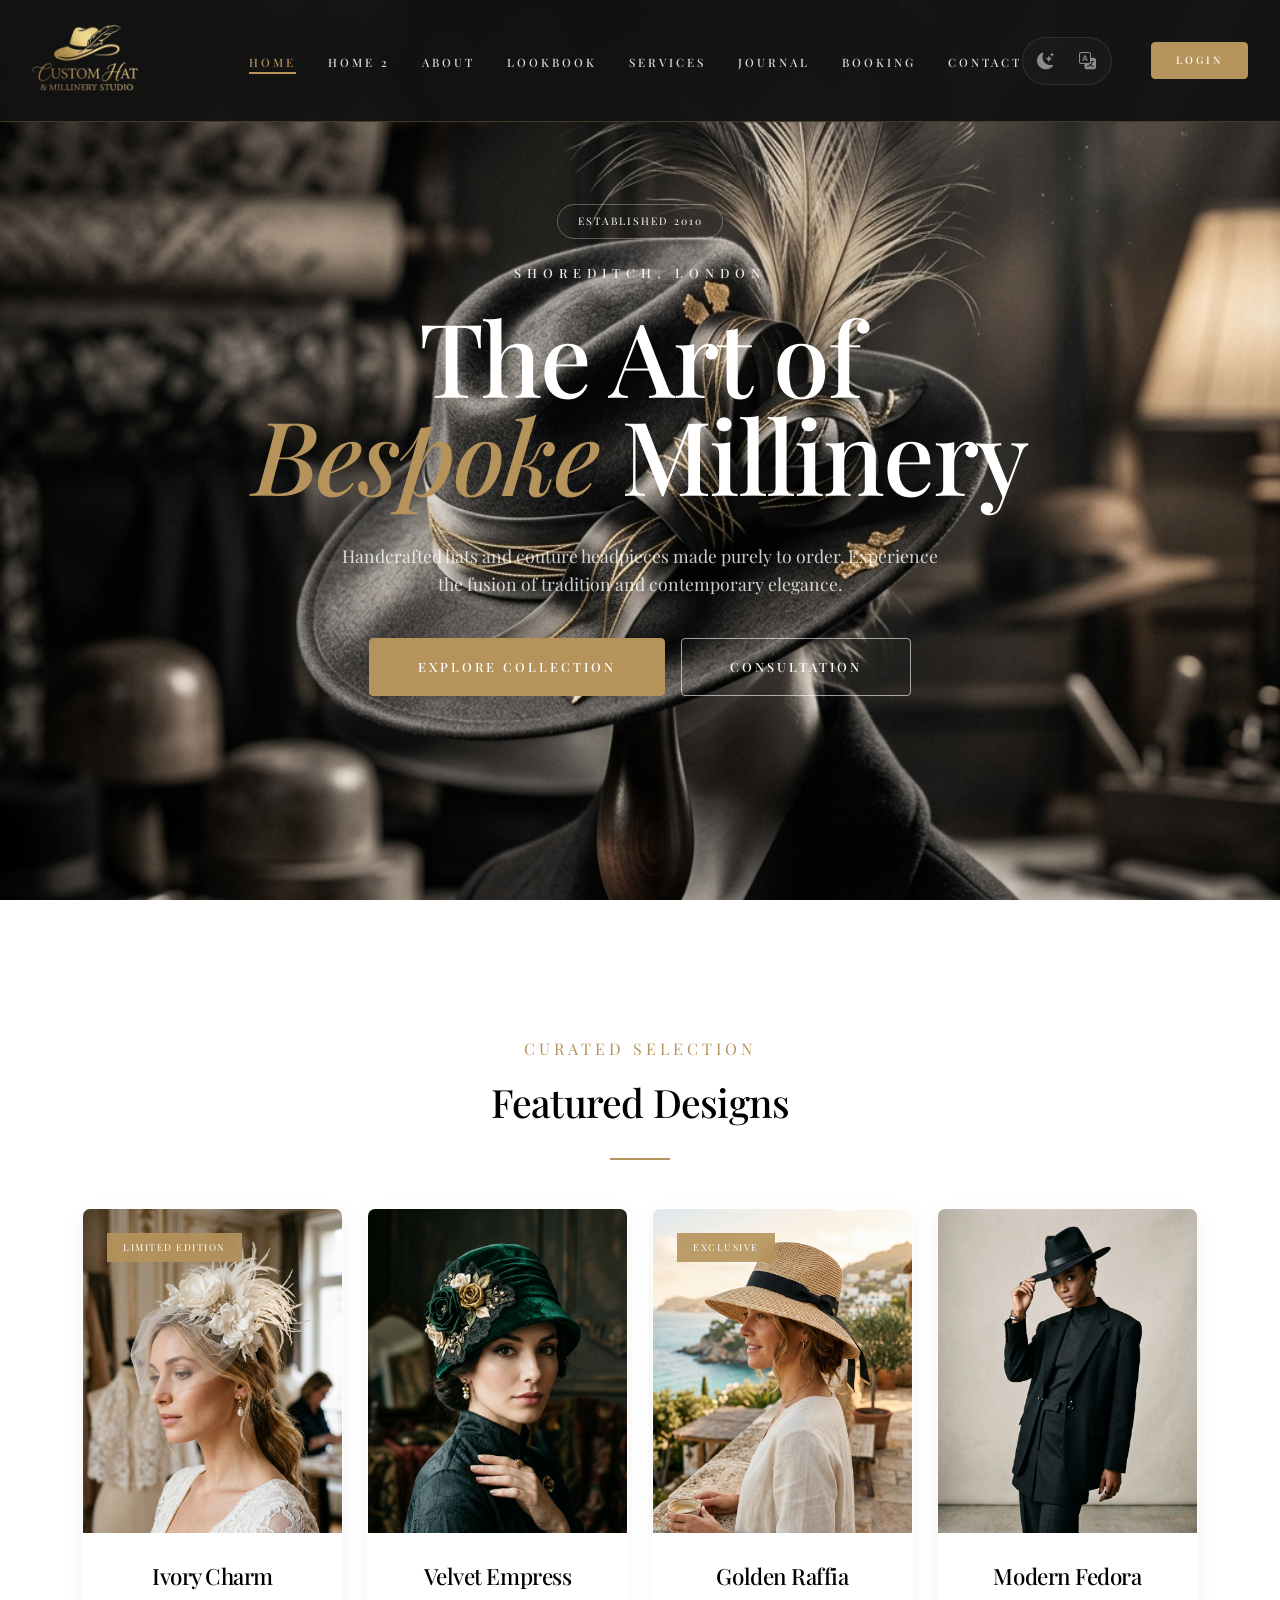
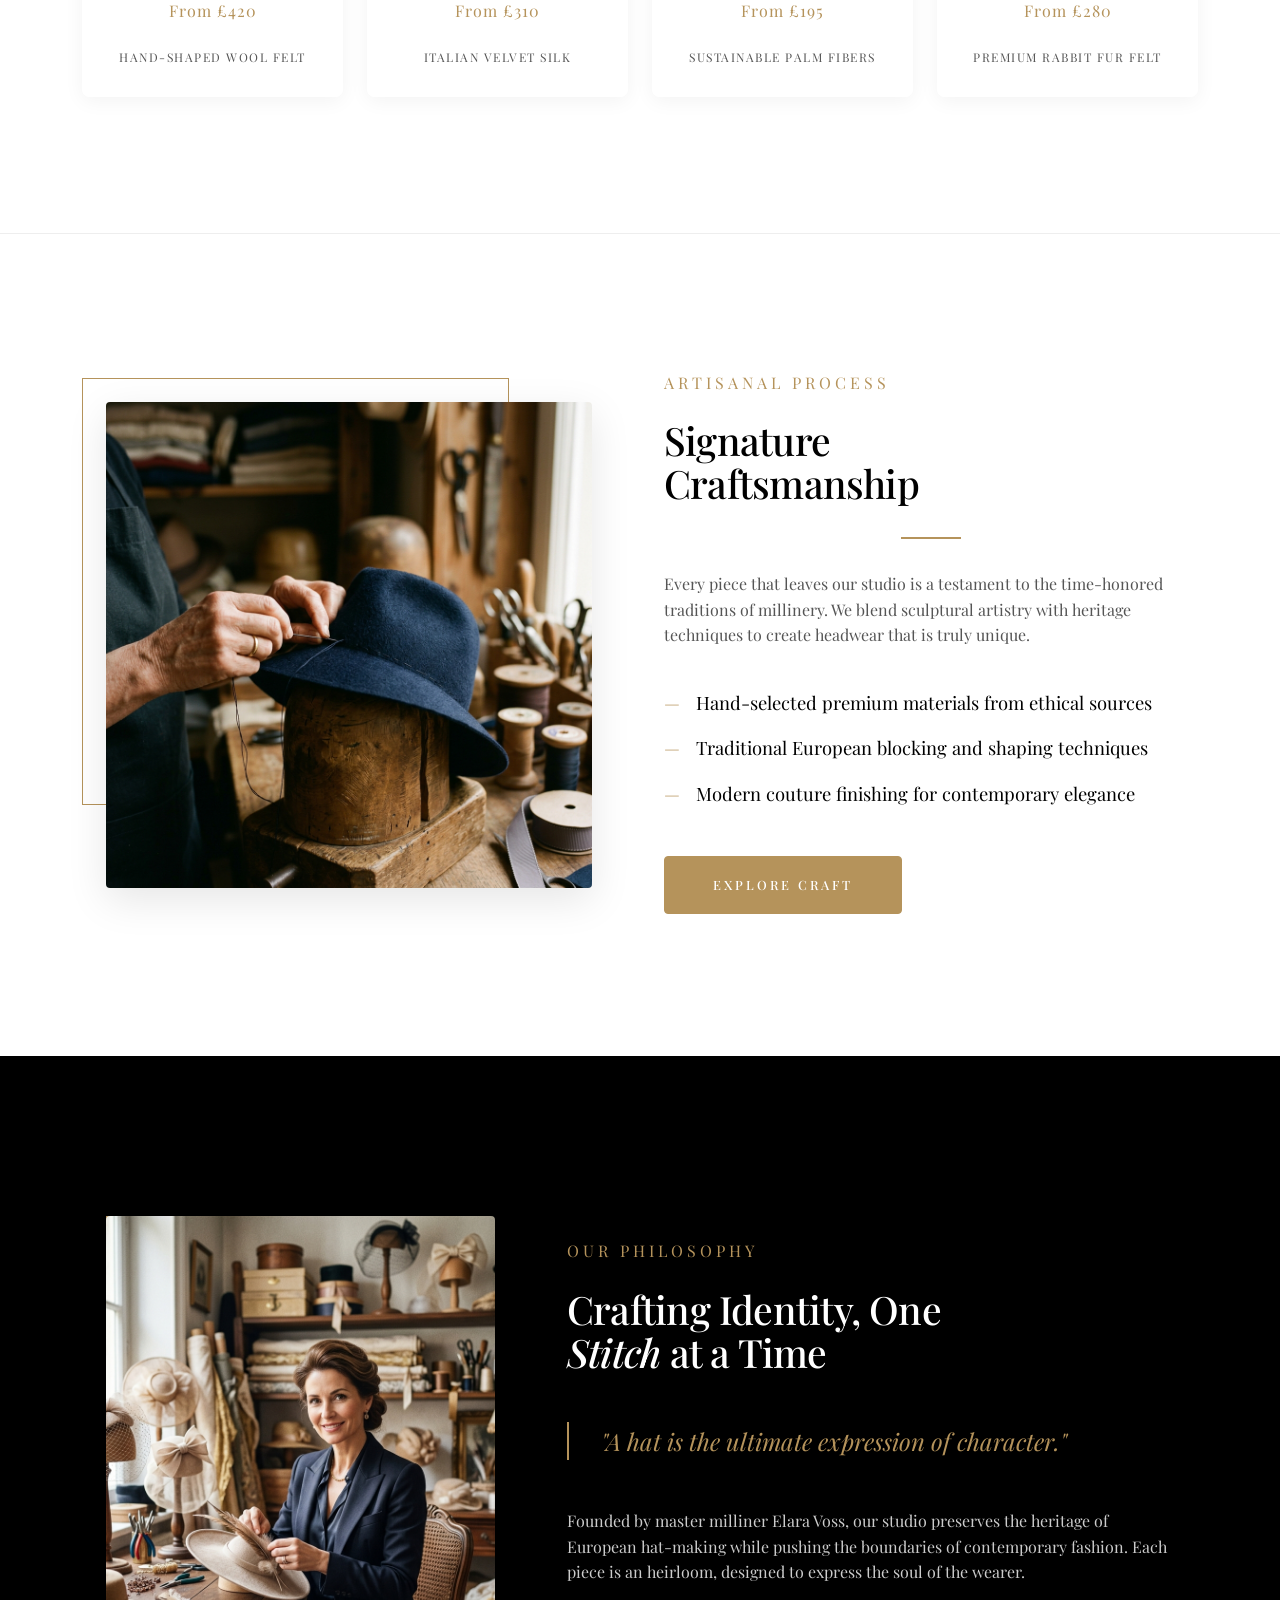
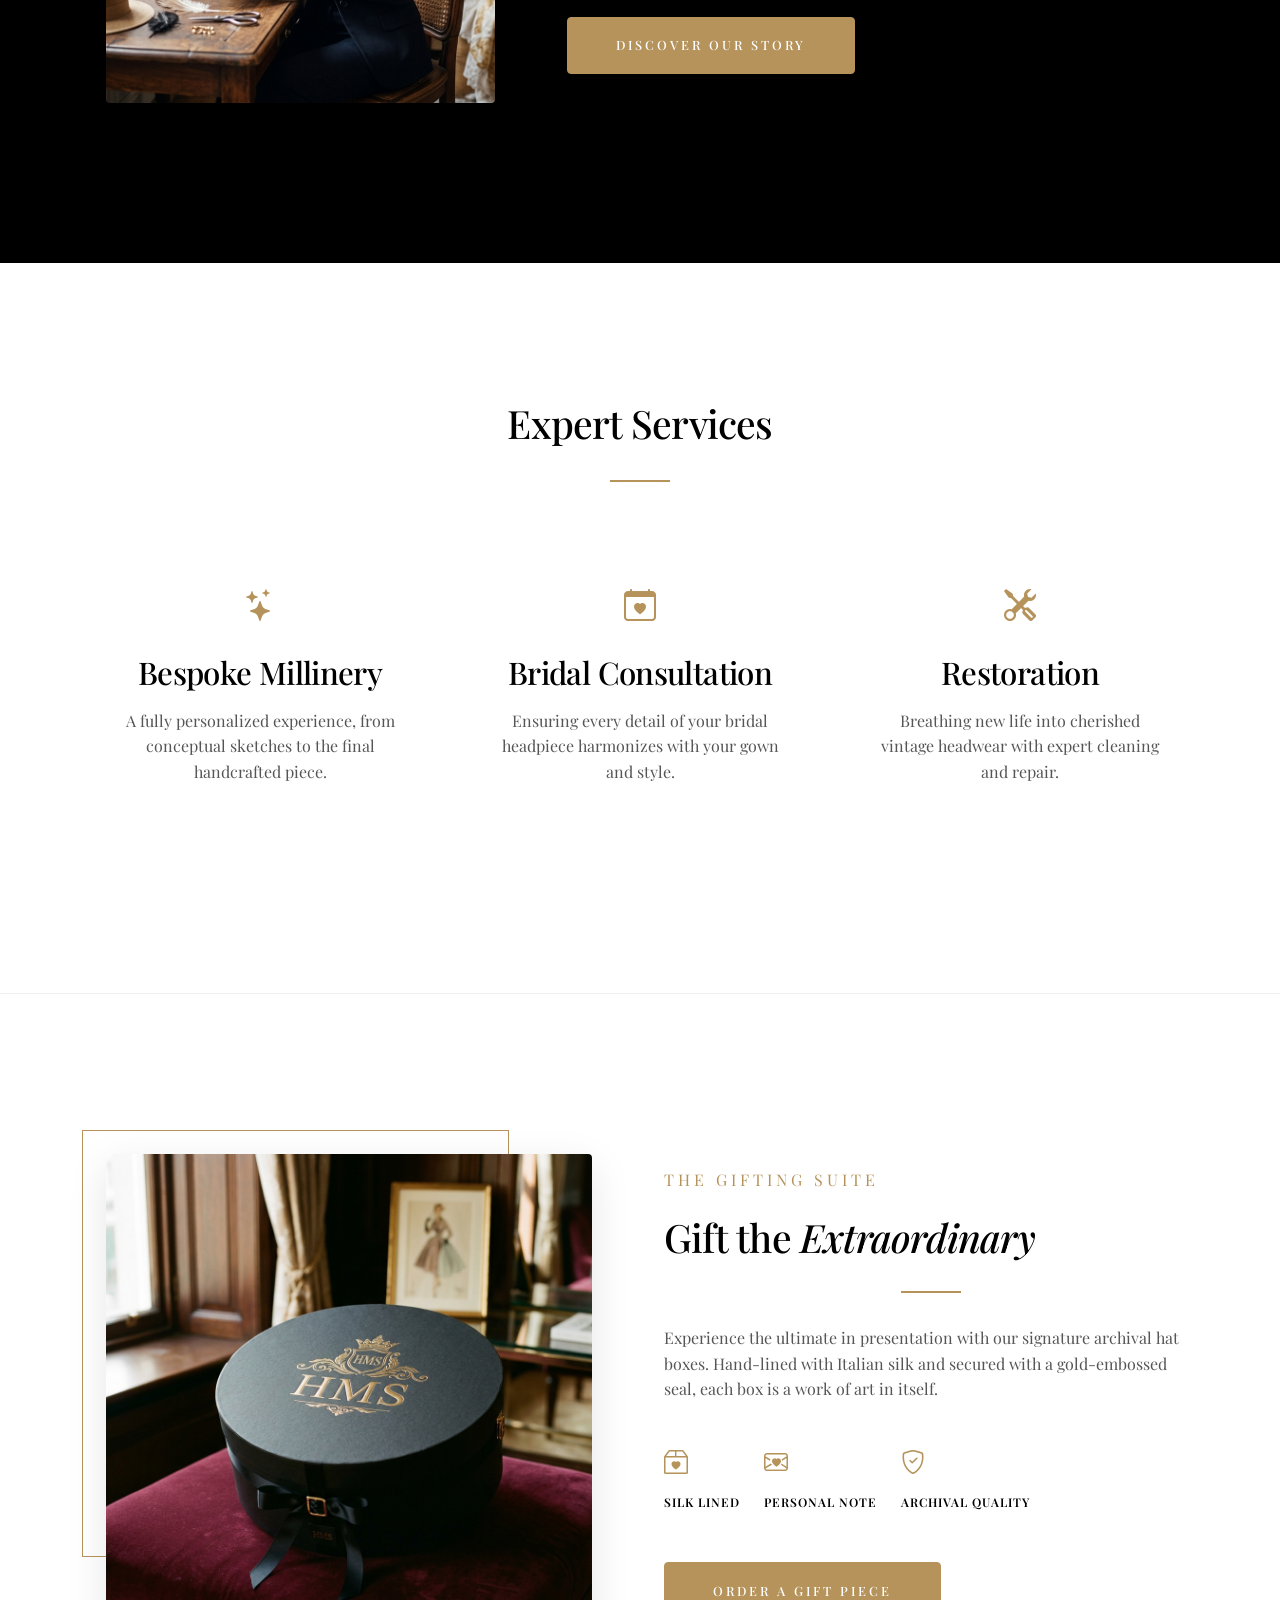
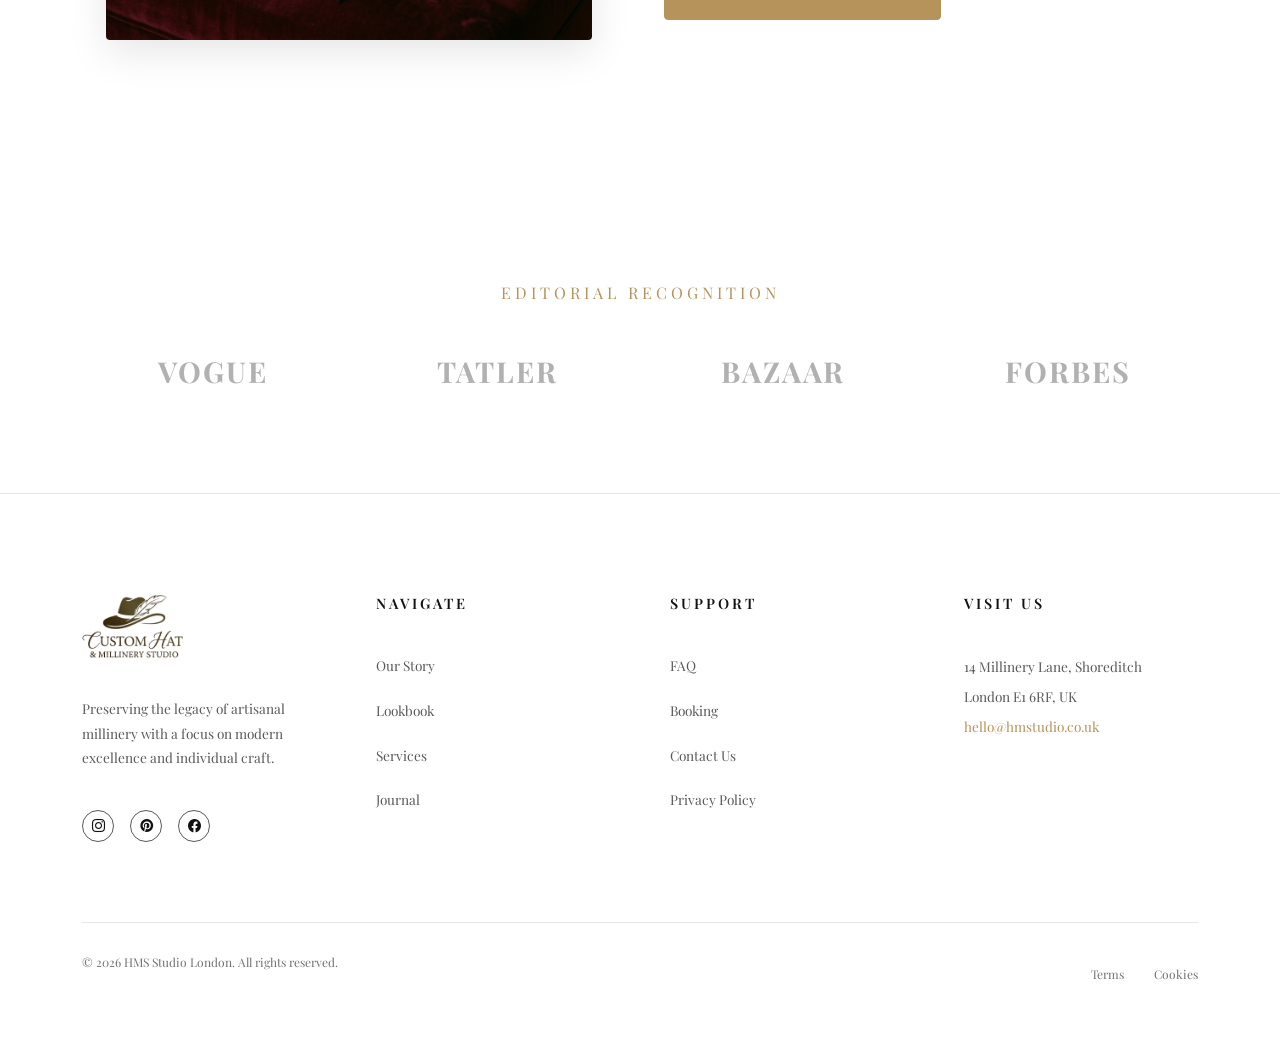
<file: index.html>
<!DOCTYPE html>
<html lang="en" dir="ltr" data-theme="light">

<head>
  <meta charset="UTF-8" />
  <meta name="viewport" content="width=device-width, initial-scale=1.0" />
  <title>HMS Studio | Custom Hat & Millinery Studio</title>
  <meta name="description"
    content="Artisan millinery studio specializing in bespoke hats, couture bridal pieces, and custom-made headwear for all occasions." />

  <!-- Bootstrap 5 (For Grid) -->
  <link rel="stylesheet" href="https://cdn.jsdelivr.net/npm/bootstrap@5.3.3/dist/css/bootstrap.min.css" />
  <!-- Bootstrap Icons -->
  <link rel="stylesheet" href="https://cdn.jsdelivr.net/npm/bootstrap-icons@1.11.3/font/bootstrap-icons.min.css" />
  <!-- Custom Styles -->
  <link rel="stylesheet" href="assets/css/style.css" />
  <!-- Favicon -->
  <link rel="icon" type="image/png" href="assets/images/download (1).png" />
</head>

<body>

  <!-- ========== PAGE LOADER ========== -->
  <!-- <div id="page-loader"
    style="position:fixed;inset:0;background:#fff;z-index:9999;display:flex;align-items:center;justify-content:center;transition:opacity 0.6s ease;">
    <div style="letter-spacing:4px;color:#121212;">HMS</div>
  </div> -->

  <!-- ========== BACK TO TOP ========== -->
  <button class="back-to-top" aria-label="Back to top"
    style="position:fixed;bottom:2rem;right:2rem;z-index:100;opacity:0;transition:opacity 0.4s ease;background:var(--clr-accent);color:#fff;border:none;border-radius:50%;width:45px;height:45px;display:flex;align-items:center;justify-content:center;cursor:pointer;">
    <i class="bi bi-arrow-up"></i>
  </button>

  <!-- ========== NAVBAR ========== -->
  <nav class="luxury-nav">
    <div class="nav-container">
      <a class="navbar-brand" href="index.html">
        <img src="assets/images/download (1).png" alt="HMS Studio London" class="studio-logo">
      </a>

      <ul class="nav-links">
        <li><a class="nav-link-luxury active" href="index.html">Home</a></li>
        <li><a class="nav-link-luxury" href="home2.html">Home 2</a></li>
        <li><a class="nav-link-luxury" href="pages/about.html">About</a></li>
        <li><a class="nav-link-luxury" href="pages/lookbook.html">Lookbook</a></li>
        <li><a class="nav-link-luxury" href="pages/services.html">Services</a></li>
        <li><a class="nav-link-luxury" href="pages/blog.html">Journal</a></li>
        <li><a class="nav-link-luxury" href="pages/booking.html">Booking</a></li>
        <li><a class="nav-link-luxury" href="pages/contact.html">Contact</a></li>
        <li class="nav-mobile-utility">
          <button class="btn-toggle-hms" data-theme-toggle aria-label="Toggle Theme">
            <span class="theme-icon"><i class="bi bi-moon-stars-fill"></i></span>
          </button>
          <button class="btn-toggle-hms" data-rtl-toggle aria-label="Toggle RTL">
            <i class="bi bi-translate"></i>
          </button>
        </li>
      </ul>

      <div class="nav-controls">
        <div class="nav-utility-group">
          <button class="btn-toggle-hms" data-theme-toggle>
            <span class="theme-icon"><i class="bi bi-moon-stars-fill"></i></span>
          </button>
          <button class="btn-toggle-hms" data-rtl-toggle>
            <i class="bi bi-translate"></i>
          </button>
        </div>
        <a href="pages/login.html" class="btn-luxury" style="padding: 0.6rem 1.5rem; font-size: 0.65rem;">Login</a>

        <button class="nav-hamburger" aria-label="Menu Toggle">
          <span></span>
          <span></span>
          <span></span>
        </button>
      </div>
    </div>
  </nav>

  <!-- ========== HERO SECTION ========== -->
  <section class="hero-section" aria-label="Hero"
    style="background-image: url('assets/images/luxury_close_up_hero.png'); background-size: cover; background-position: center; position: relative;">
    <div class="hero-bg-wrapper">
      <div class="hero-bg"></div>
    </div>

    <div class="hero-content-wrapper">
      <div class="hero-inner reveal">
        <span class="badge-luxury">Established 2010</span>
        <span class="hero-eyebrow">Shoreditch, London</span>
        <h1 class="hero-title">
          The Art of <em>Bespoke</em> Millinery
        </h1>
        <p class="hero-description">
          Handcrafted hats and couture headpieces made purely to order. Experience the fusion of tradition and
          contemporary elegance.
        </p>
        <div class="d-flex gap-3">
          <a href="pages/lookbook.html" class="btn-luxury">Explore Collection</a>
          <a href="pages/booking.html" class="btn-luxury-outline">Consultation</a>
        </div>
      </div>
    </div>
  </section>

  <!-- ========== FEATURED COLLECTIONS ========== -->
  <section class="section-pad section-bg-featured">
    <div class="container">
      <div class="text-center mb-5 reveal">
        <span
          style="letter-spacing:4px;text-transform:uppercase;color:var(--clr-accent);margin-bottom:1rem;display:block;">Curated
          Selection</span>
        <h2 style="margin-bottom:1rem;">Featured Designs</h2>
        <div class="divider-gold mx-auto"></div>
      </div>

      <div class="row g-4">
        <!-- Card 1 -->
        <div class="col-sm-6 col-lg-3 reveal">
          <div class="hat-card">
            <span class="tag-limited">Limited Edition</span>
            <div class="hat-card-img">
              <img src="assets/images/bridal_ivory_fascinator.png" alt="Bridal Fascinator" />
            </div>
            <div class="hat-card-body">
              <h3 class="hat-card-title">Ivory Charm</h3>
              <p class="hat-card-price">From £420</p>
              <span class="img-caption">Hand-shaped wool felt</span>
            </div>
          </div>
        </div>
        <!-- Card 2 -->
        <div class="col-sm-6 col-lg-3 reveal">
          <div class="hat-card">
            <div class="hat-card-img">
              <img src="assets/images/velvet_cloche_emerald.png" alt="Vintage Velvet" />
            </div>
            <div class="hat-card-body">
              <h3 class="hat-card-title">Velvet Empress</h3>
              <p class="hat-card-price">From £310</p>
              <span class="img-caption">Italian velvet silk</span>
            </div>
          </div>
        </div>
        <!-- Card 3 -->
        <div class="col-sm-6 col-lg-3 reveal">
          <div class="hat-card">
            <span class="tag-limited">Exclusive</span>
            <div class="hat-card-img">
              <img src="assets/images/luxury_raffia_hat.png" alt="Raffia Hat" />
            </div>
            <div class="hat-card-body">
              <h3 class="hat-card-title">Golden Raffia</h3>
              <p class="hat-card-price">From £195</p>
              <span class="img-caption">Sustainable palm fibers</span>
            </div>
          </div>
        </div>
        <!-- Card 4 -->
        <div class="col-sm-6 col-lg-3 reveal">
          <div class="hat-card">
            <div class="hat-card-img">
              <img src="assets/images/product_editorial_4.png" alt="Contemporary Fedora" />
            </div>
            <div class="hat-card-body">
              <h3 class="hat-card-title">Modern Fedora</h3>
              <p class="hat-card-price">From £280</p>
              <span class="img-caption">Premium rabbit fur felt</span>
            </div>
          </div>
        </div>
      </div>
    </div>
  </section>

  <!-- ========== SIGNATURE CRAFTSMANSHIP ========== -->
  <section class="craftsmanship-section section-pad">
    <div class="container">
      <div class="row align-items-center g-5">
        <div class="col-lg-6 reveal">
          <div class="craft-img-wrapper">
            <img src="assets/images/craftsmanship_artistic.png" alt="Artisanal Hat Making" />
            <div class="gold-accent-border"></div>
          </div>
        </div>
        <div class="col-lg-6 reveal">
          <span
            style="letter-spacing:4px;text-transform:uppercase;color:var(--clr-accent);margin-bottom:1.5rem;display:block;">Artisanal
            Process</span>
          <h2 style="line-height:1.1; margin-bottom:1.5rem;">Signature <br>Craftsmanship</h2>
          <div class="divider-gold"></div>
          <p style="color:var(--clr-text-muted); margin-bottom:2.5rem; max-width:550px;">
            Every piece that leaves our studio is a testament to the time-honored traditions of millinery. We blend
            sculptural artistry with heritage techniques to create headwear that is truly unique.
          </p>
          <ul class="craft-list mb-5">
            <li>Hand-selected premium materials from ethical sources</li>
            <li>Traditional European blocking and shaping techniques</li>
            <li>Modern couture finishing for contemporary elegance</li>
          </ul>
          <a href="pages/services.html" class="btn-luxury">Explore Craft</a>
        </div>
      </div>
    </div>
  </section>

  <!-- ========== STORY STRIP (PHILOSOPHY) ========== -->
  <section class="section-pad section-bg-philosophy">
    <div class="container">
      <div class="row align-items-center g-5">
        <div class="col-lg-5 reveal">
          <div style="position:relative; padding:1.5rem;">
            <div class="craft-img-wrapper" style="padding:0;">
              <img src="assets/images/philosophy_bg.png" alt="Millinery Studio"
                style="width:100%; height:auto; aspect-ratio:4/5; object-fit:cover; border-radius:var(--radius-sm); position:relative; z-index:2;" />
              <div class="gold-accent-border">
              </div>
            </div>
          </div>
        </div>
        <div class="col-lg-7 reveal">
          <span
            style="letter-spacing:4px;text-transform:uppercase;color:var(--clr-accent);margin-bottom:1.5rem;display:block;">Our
            Philosophy</span>
          <h2 style="line-height:1.1; margin-bottom:2rem; color: #fff;">Crafting Identity, One
            <br><em>Stitch</em>
            at a Time
          </h2>
          <div class="testimonial-snippet">
            "A hat is the ultimate expression of character."
          </div>
          <p style="color:rgba(255,255,255,0.8); margin-bottom:2rem; max-width:600px;">
            Founded by master milliner Elara Voss, our studio preserves the heritage of European hat-making while
            pushing the boundaries of contemporary fashion. Each piece is an heirloom, designed to express the soul of
            the wearer.
          </p>
          <a href="pages/about.html" class="btn-luxury">Discover Our Story</a>
        </div>
      </div>
    </div>
  </section>

  <!-- ========== SERVICES ========== -->
  <section class="section-pad section-bg-services">
    <div class="container">
      <div class="text-center mb-5 reveal">
        <h2 style="">Expert Services</h2>
        <div class="divider-gold mx-auto"></div>
      </div>
      <div class="row g-4">
        <div class="col-md-4 reveal">
          <div
            style="background:var(--clr-bg-alt); padding:3rem 2rem; border-radius:var(--radius-md); text-align:center; height:100%; transition:transform 0.4s ease;"
            onmouseover="this.style.transform='translateY(-10px)'" onmouseout="this.style.transform='none'">
            <div style="font-size:2rem; color:var(--clr-accent); margin-bottom:1.5rem;"><i class="bi bi-stars"></i>
            </div>
            <h3 style="margin-bottom:1rem;">Bespoke Millinery</h3>
            <p style="color:var(--clr-text-muted);">A fully personalized experience,
              from conceptual sketches to the final handcrafted piece.</p>
          </div>
        </div>
        <div class="col-md-4 reveal">
          <div
            style="background:var(--clr-bg-alt); padding:3rem 2rem; border-radius:var(--radius-md); text-align:center; height:100%; transition:transform 0.4s ease;"
            onmouseover="this.style.transform='translateY(-10px)'" onmouseout="this.style.transform='none'">
            <div style="font-size:2rem; color:var(--clr-accent); margin-bottom:1.5rem;"><i
                class="bi bi-calendar-heart"></i></div>
            <h3 style="margin-bottom:1rem;">Bridal Consultation</h3>
            <p style="color:var(--clr-text-muted);">Ensuring every detail of your
              bridal headpiece harmonizes with your gown and style.</p>
          </div>
        </div>
        <div class="col-md-4 reveal">
          <div
            style="background:var(--clr-bg-alt); padding:3rem 2rem; border-radius:var(--radius-md); text-align:center; height:100%; transition:transform 0.4s ease;"
            onmouseover="this.style.transform='translateY(-10px)'" onmouseout="this.style.transform='none'">
            <div style="font-size:2rem; color:var(--clr-accent); margin-bottom:1.5rem;"><i class="bi bi-tools"></i>
            </div>
            <h3 style="margin-bottom:1rem;">Restoration</h3>
            <p style="color:var(--clr-text-muted);">Breathing new life into cherished
              vintage headwear with expert cleaning and repair.</p>
          </div>
        </div>
      </div>
    </div>
  </section>

  <!-- ========== THE GIFTING SUITE ========== -->
  <section class="section-pad" style="background: var(--clr-bg); border-top: 1px solid var(--clr-border);">
    <div class="container">
      <div class="row align-items-center g-5">
        <div class="col-lg-6 reveal">
          <div class="craft-img-wrapper">
            <img src="assets/images/hms_gift_box.png" alt="HMS Signature Gift Box" />
            <div class="gold-accent-border"></div>
          </div>
        </div>
        <div class="col-lg-6 reveal">
          <span
            style="letter-spacing:4px;text-transform:uppercase;color:var(--clr-accent);margin-bottom:1.5rem;display:block;">The
            Gifting Suite</span>
          <h2 style="line-height:1.1; margin-bottom:1.5rem;">Gift the <em>Extraordinary</em></h2>
          <div class="divider-gold"></div>
          <p style="color:var(--clr-text-muted); margin-bottom:2.5rem; max-width:550px;">
            Experience the ultimate in presentation with our signature archival hat boxes. Hand-lined with Italian silk
            and secured with a gold-embossed seal, each box is a work of art in itself.
          </p>
          <div class="d-flex gap-4 mb-5">
            <div class="gift-feature">
              <i class="bi bi-box2-heart"
                style="font-size:1.5rem; color:var(--clr-accent); display:block; margin-bottom:0.5rem;"></i>
              <span style="font-size:0.75rem; text-transform:uppercase; letter-spacing:1px; font-weight:600;">Silk
                Lined</span>
            </div>
            <div class="gift-feature">
              <i class="bi bi-envelope-heart"
                style="font-size:1.5rem; color:var(--clr-accent); display:block; margin-bottom:0.5rem;"></i>
              <span style="font-size:0.75rem; text-transform:uppercase; letter-spacing:1px; font-weight:600;">Personal
                Note</span>
            </div>
            <div class="gift-feature">
              <i class="bi bi-shield-check"
                style="font-size:1.5rem; color:var(--clr-accent); display:block; margin-bottom:0.5rem;"></i>
              <span style="font-size:0.75rem; text-transform:uppercase; letter-spacing:1px; font-weight:600;">Archival
                Quality</span>
            </div>
          </div>
          <a href="pages/booking.html" class="btn-luxury">Order a Gift Piece</a>
        </div>
      </div>
    </div>
  </section>

  <!-- ========== EDITORIAL RECOGNITION (PRESS) ========== -->
  <section class="section-pad" style="background: var(--clr-bg-alt); padding: 5rem 0;">
    <div class="container">
      <div class="text-center mb-5 reveal">
        <span
          style="letter-spacing:4px;text-transform:uppercase;color:var(--clr-accent);margin-bottom:1rem;display:block;">Editorial
          Recognition</span>
      </div>
      <div class="row g-4 align-items-center justify-content-center text-center reveal">
        <div class="col-6 col-md-3">
          <h3
            style="font-family: var(--ff-primary); font-size: 1.8rem; font-weight: 700; opacity: 0.3; letter-spacing: 2px;">
            VOGUE</h3>
        </div>
        <div class="col-6 col-md-3">
          <h3
            style="font-family: var(--ff-primary); font-size: 1.8rem; font-weight: 700; opacity: 0.3; letter-spacing: 2px;">
            TATLER</h3>
        </div>
        <div class="col-6 col-md-3">
          <h3
            style="font-family: var(--ff-primary); font-size: 1.8rem; font-weight: 700; opacity: 0.3; letter-spacing: 2px;">
            BAZAAR</h3>
        </div>
        <div class="col-6 col-md-3">
          <h3
            style="font-family: var(--ff-primary); font-size: 1.8rem; font-weight: 700; opacity: 0.3; letter-spacing: 2px;">
            FORBES</h3>
        </div>
      </div>
    </div>
  </section>

  <!-- ========== FOOTER ========== -->
  <footer class="luxury-footer">
    <div class="container">
      <div class="footer-grid">
        <!-- Brand Col -->
        <div class="reveal">
          <a href="index.html" class="navbar-brand">
            <img src="assets/images/download (1).png" alt="HMS Studio Logo" class="footer-brand-logo">
          </a>
          <p class="footer-tagline">
            Preserving the legacy of artisanal millinery with a focus on modern excellence and individual craft.
          </p>
          <div class="d-flex gap-3">
            <a href="#" class="footer-social-link"><i class="bi bi-instagram"></i></a>
            <a href="#" class="footer-social-link"><i class="bi bi-pinterest"></i></a>
            <a href="#" class="footer-social-link"><i class="bi bi-facebook"></i></a>
          </div>
        </div>

        <!-- Navigate -->
        <div class="reveal">
          <h4 class="footer-heading">Navigate</h4>
          <ul class="footer-list">
            <li class="footer-list-item"><a href="pages/about.html" class="footer-nav-link">Our Story</a></li>
            <li class="footer-list-item"><a href="pages/lookbook.html" class="footer-nav-link">Lookbook</a></li>
            <li class="footer-list-item"><a href="pages/services.html" class="footer-nav-link">Services</a></li>
            <li class="footer-list-item"><a href="pages/blog.html" class="footer-nav-link">Journal</a></li>
          </ul>
        </div>

        <!-- Support -->
        <div class="reveal">
          <h4 class="footer-heading">Support</h4>
          <ul class="footer-list">
            <li class="footer-list-item"><a href="pages/faq.html" class="footer-nav-link">FAQ</a></li>
            <li class="footer-list-item"><a href="pages/booking.html" class="footer-nav-link">Booking</a></li>
            <li class="footer-list-item"><a href="pages/contact.html" class="footer-nav-link">Contact Us</a></li>
            <li class="footer-list-item"><a href="#" class="footer-nav-link">Privacy Policy</a></li>
          </ul>
        </div>

        <!-- Visit Us -->
        <div class="reveal">
          <h4 class="footer-heading">Visit Us</h4>
          <p class="footer-description">
            14 Millinery Lane, Shoreditch <br>
            London E1 6RF, UK <br>
            <a href="mailto:hello@hmstudio.co.uk" class="footer-email-link">hello@hmstudio.co.uk</a>
          </p>
        </div>
      </div>

      <!-- Bottom Bar -->
      <div class="footer-bottom">
        <p class="footer-copyright">© 2026 HMS Studio London. All rights reserved.</p>
        <div class="footer-bottom-links">
          <a href="#" class="footer-meta-link">Terms</a>
          <a href="#" class="footer-meta-link">Cookies</a>
        </div>
      </div>
    </div>
  </footer>

  <!-- JS Scripts -->
  <script src="https://cdn.jsdelivr.net/npm/bootstrap@5.3.3/dist/js/bootstrap.bundle.min.js"></script>
  <script src="assets/js/script.js"></script>
</body>

</html>
</file>
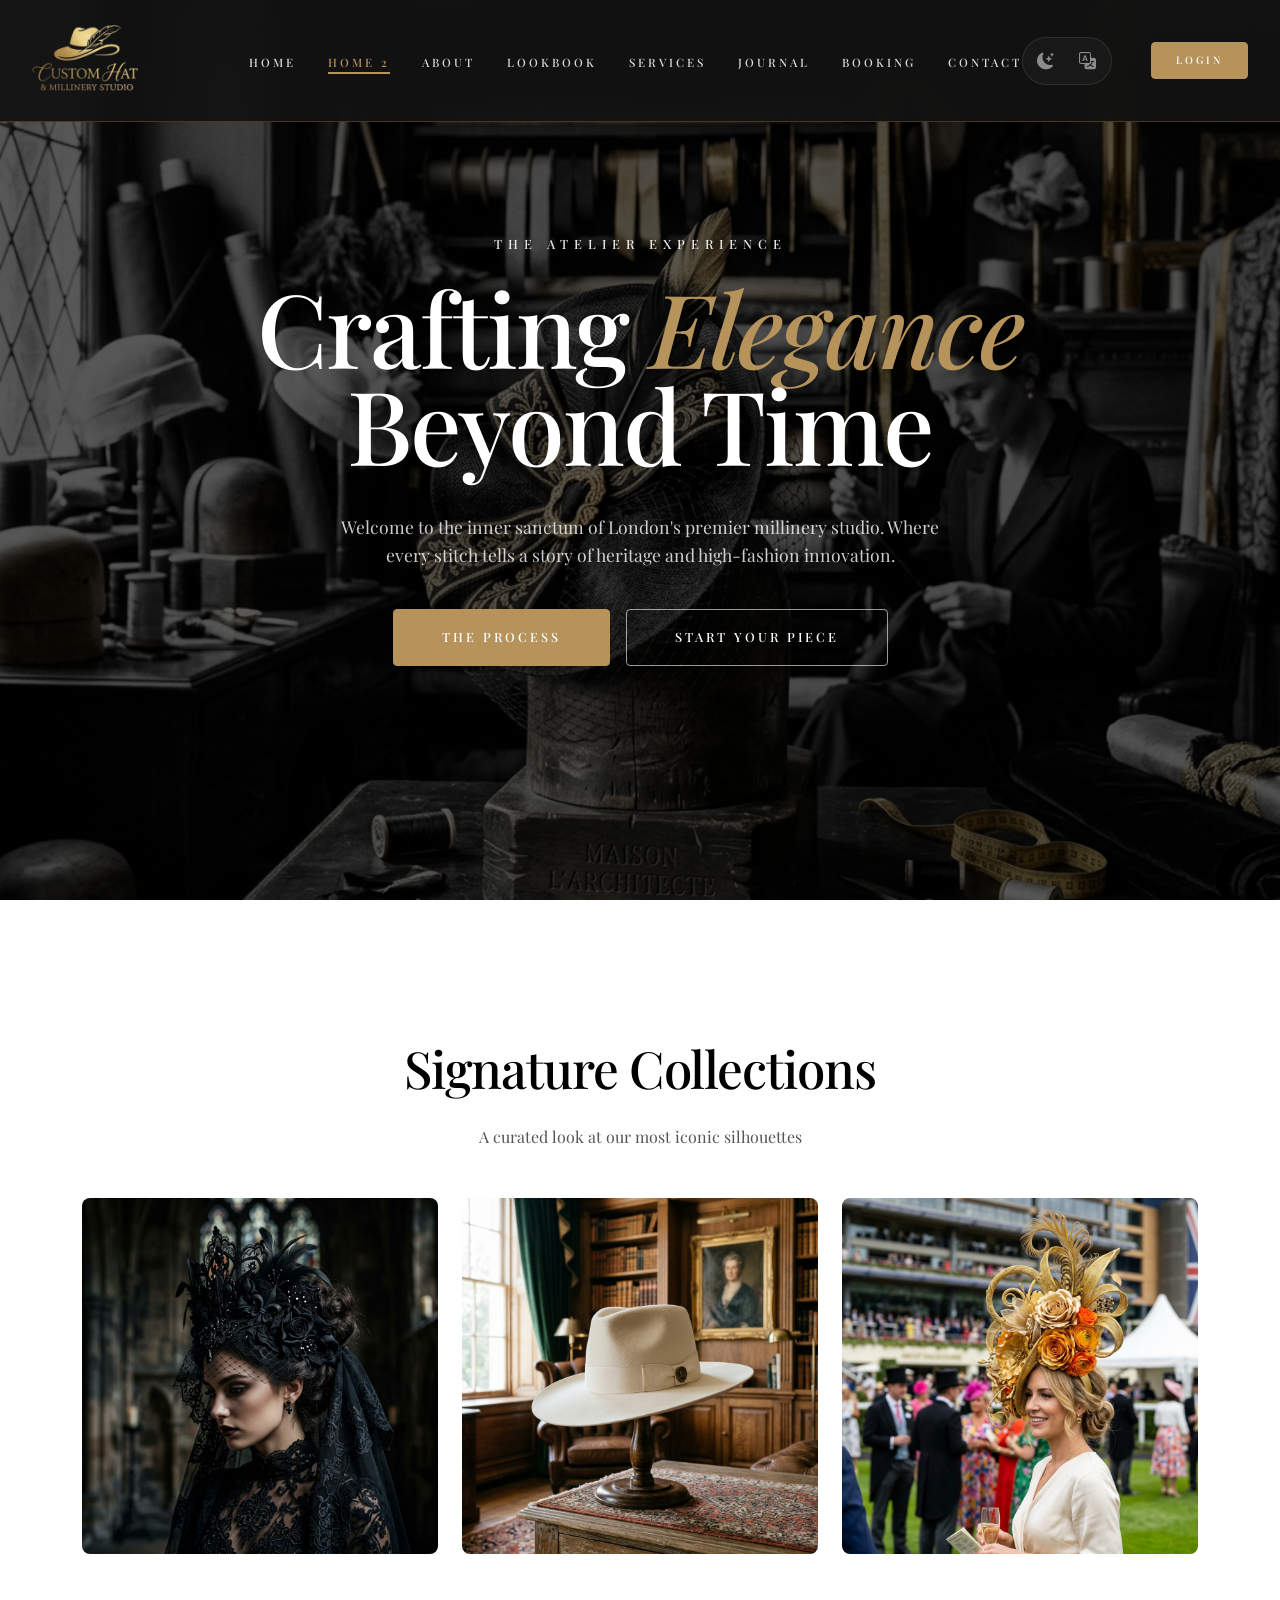
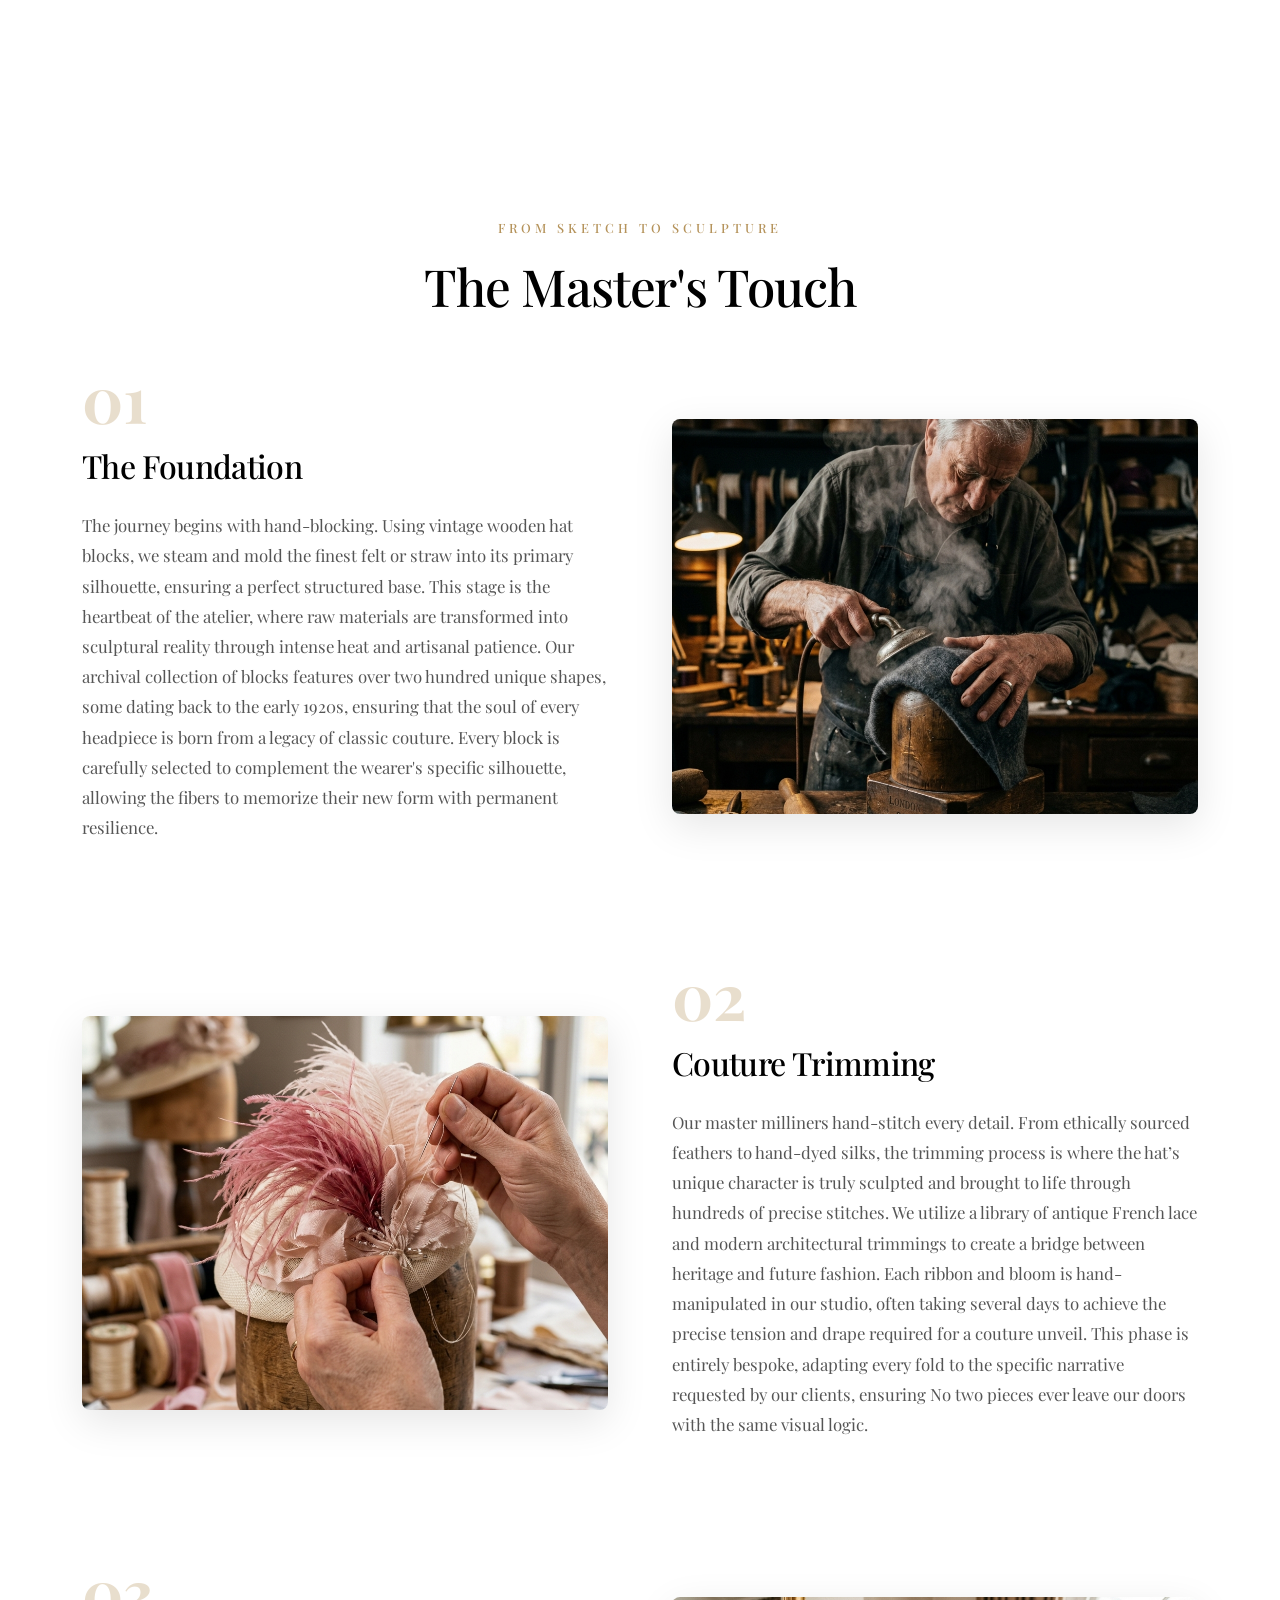
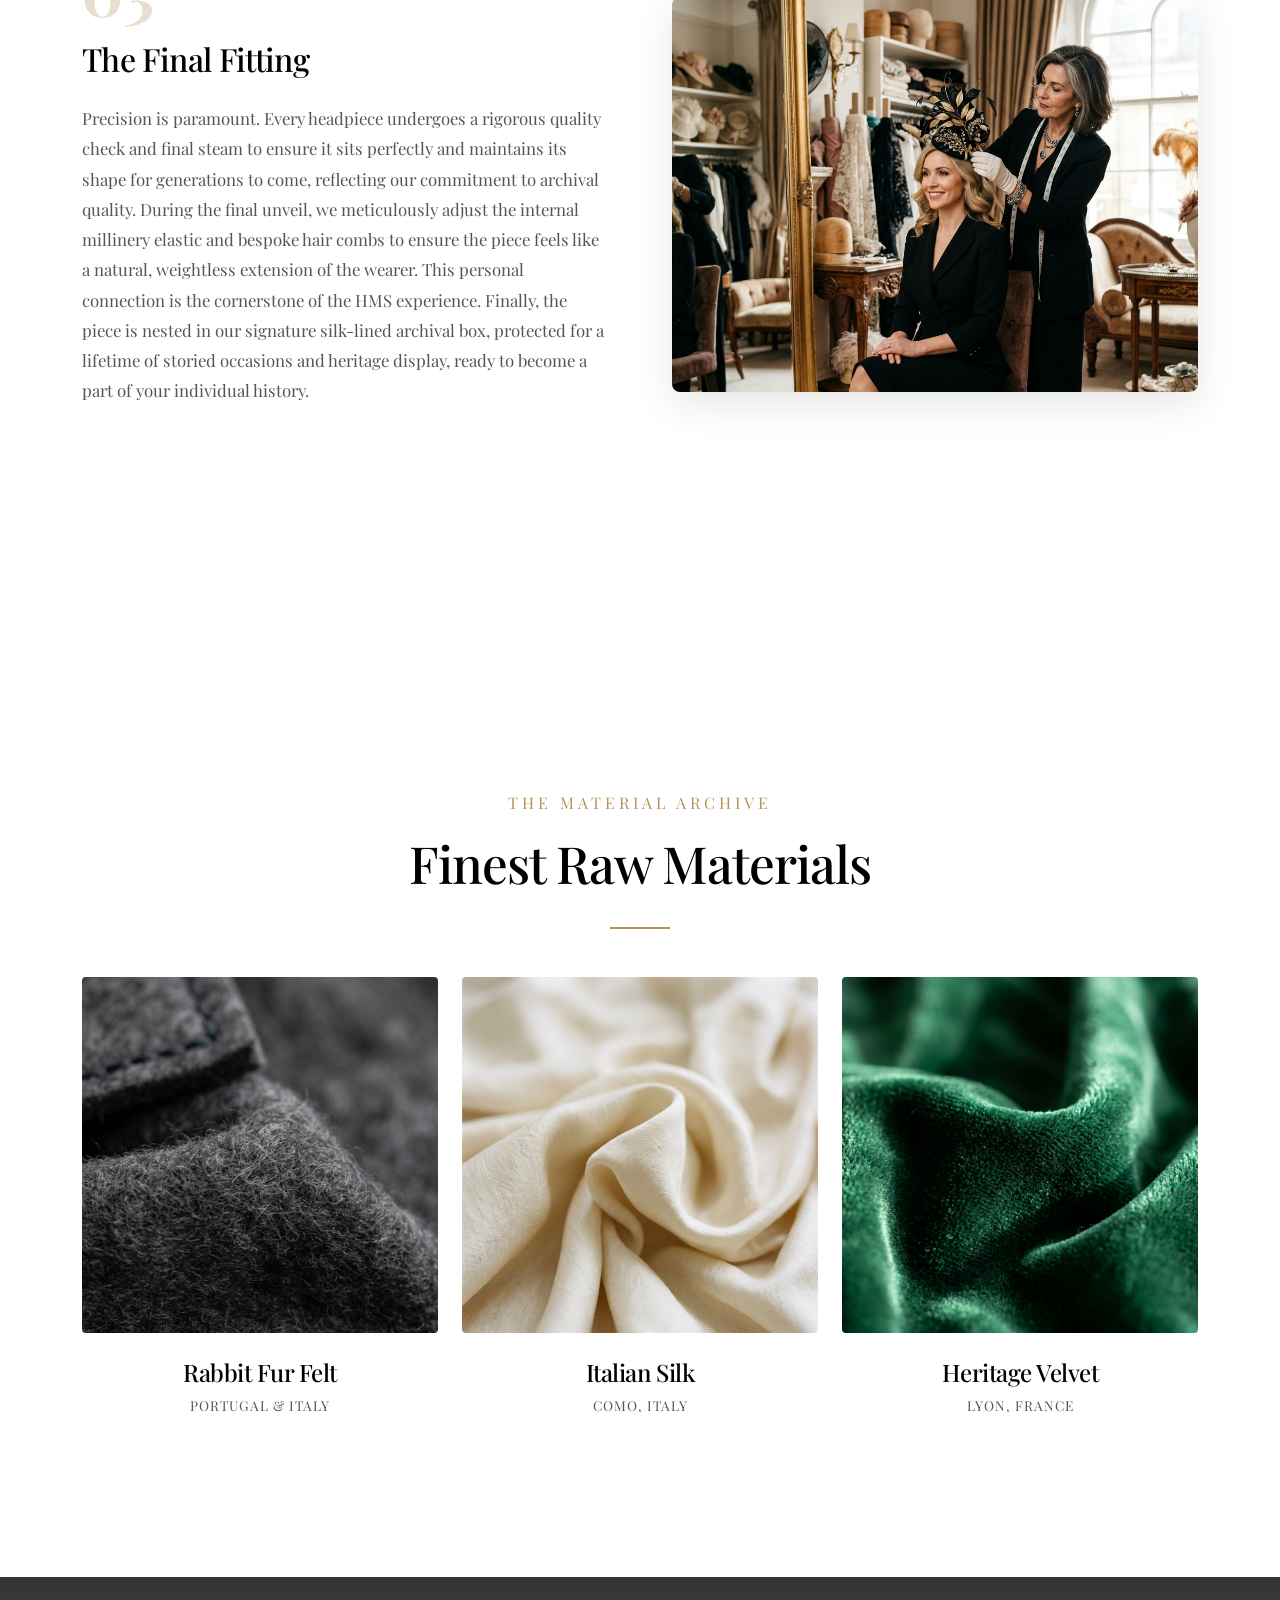
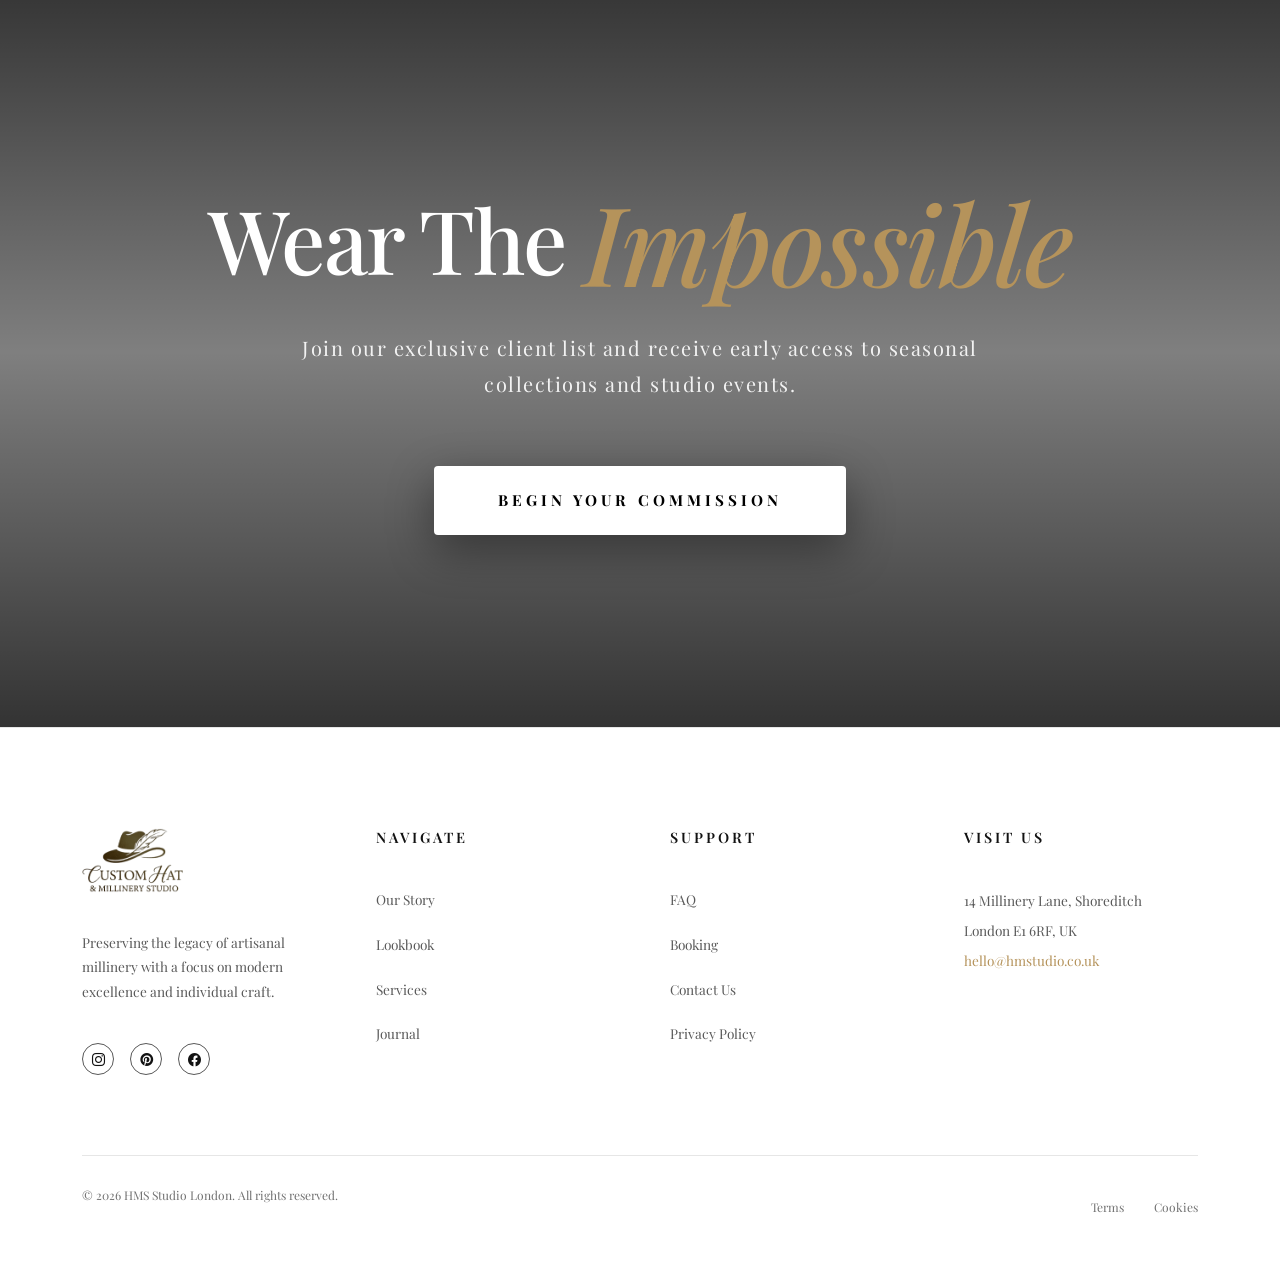
<file: home2.html>
<!DOCTYPE html>
<html lang="en" dir="ltr" data-theme="light">

<head>
  <meta charset="UTF-8" />
  <meta name="viewport" content="width=device-width, initial-scale=1.0" />
  <title>HMS Studio | The Atelier</title>
  <meta name="description"
    content="Discover the artisanal process behind Custom Hat & Millinery Studio. A deeper look at our craft and signature collections." />

  <!-- Bootstrap 5 (For Grid) -->
  <link rel="stylesheet" href="https://cdn.jsdelivr.net/npm/bootstrap@5.3.3/dist/css/bootstrap.min.css" />
  <!-- Bootstrap Icons -->
  <link rel="stylesheet" href="https://cdn.jsdelivr.net/npm/bootstrap-icons@1.11.3/font/bootstrap-icons.min.css" />
  <!-- Custom Styles -->
  <link rel="stylesheet" href="assets/css/style.css" />
  <!-- Favicon -->
  <link rel="icon" type="image/png" href="assets/images/download (1).png" />
</head>

<body>

  <!-- ========== PAGE LOADER ========== -->
  <!-- <div id="page-loader"
    style="position:fixed;inset:0;background:#fff;z-index:9999;display:flex;align-items:center;justify-content:center;transition:opacity 0.6s ease;">
    <div style="font-family:'Playfair Display',serif;font-size:2rem;letter-spacing:4px;color:#121212;">HMS</div>
  </div> -->

  <!-- ========== BACK TO TOP ========== -->
  <button class="back-to-top" aria-label="Back to top"
    style="position:fixed;bottom:2rem;right:2rem;z-index:100;opacity:0;transition:opacity 0.4s ease;background:var(--clr-accent);color:#fff;border:none;border-radius:50%;width:45px;height:45px;display:flex;align-items:center;justify-content:center;cursor:pointer;">
    <i class="bi bi-arrow-up"></i>
  </button>

  <!-- ========== NAVBAR ========== -->
  <nav class="luxury-nav">
    <div class="nav-container">
      <a class="navbar-brand" href="index.html">
        <img src="assets/images/download (1).png" alt="HMS Studio London" class="studio-logo">
      </a>

      <ul class="nav-links">
        <li><a class="nav-link-luxury" href="index.html">Home</a></li>
        <li><a class="nav-link-luxury active" href="home2.html">Home 2</a></li>
        <li><a class="nav-link-luxury" href="pages/about.html">About</a></li>
        <li><a class="nav-link-luxury" href="pages/lookbook.html">Lookbook</a></li>
        <li><a class="nav-link-luxury" href="pages/services.html">Services</a></li>
        <li><a class="nav-link-luxury" href="pages/blog.html">Journal</a></li>
        <li><a class="nav-link-luxury" href="pages/booking.html">Booking</a></li>
        <li><a class="nav-link-luxury" href="pages/contact.html">Contact</a></li>
        <li class="nav-mobile-utility">
          <button class="btn-toggle-hms" data-theme-toggle aria-label="Toggle Theme">
            <span class="theme-icon"><i class="bi bi-moon-stars-fill"></i></span>
          </button>
          <button class="btn-toggle-hms" data-rtl-toggle aria-label="Toggle RTL">
            <i class="bi bi-translate"></i>
          </button>
        </li>
      </ul>

      <div class="nav-controls">
        <div class="nav-utility-group">
          <button class="btn-toggle-hms" data-theme-toggle>
            <span class="theme-icon"><i class="bi bi-moon-stars-fill"></i></span>
          </button>
          <button class="btn-toggle-hms" data-rtl-toggle>
            <i class="bi bi-translate"></i>
          </button>
        </div>
        <a href="pages/login.html" class="btn-luxury" style="padding: 0.6rem 1.5rem; font-size: 0.65rem;">Login</a>

        <button class="nav-hamburger" aria-label="Menu Toggle">
          <span></span>
          <span></span>
          <span></span>
        </button>
      </div>
    </div>
  </nav>

  <!-- ========== HERO SECTION (CINEMATIC) ========== -->
  <section class="hero-cinematic" aria-label="Hero"
    style="background-image: linear-gradient(rgba(0, 0, 0, 0.65), rgba(0, 0, 0, 0.65)), url('assets/images/luxury_atelier_hero.png'); background-size: cover; background-position: center; position: relative;">
    <div class="hero-bg-wrapper">
      <div class="hero-bg"></div>
    </div>

    <div class="hero-content-wrapper">
      <div class="hero-inner reveal">
        <span class="hero-eyebrow">The Atelier Experience</span>
        <h1 class="hero-title">
          Crafting <em>Elegance</em> Beyond Time
        </h1>
        <p
          style="font-size:1.1rem; color:rgba(255,255,255,0.8); margin-bottom:2.5rem; font-weight:200; max-width:600px; margin-inline: auto;">
          Welcome to the inner sanctum of London's premier millinery studio. Where every stitch tells a story of
          heritage and high-fashion innovation.
        </p>
        <div class="d-flex gap-3 justify-content-center">
          <a href="#process" class="btn-luxury">The Process</a>
          <a href="pages/booking.html" class="btn-luxury-outline">Start Your Piece</a>
        </div>
      </div>
    </div>
  </section>

  <!-- ========== SIGNATURE COLLECTIONS (LIFESTYLE) ========== -->
  <section class="section-pad">
    <div class="container">
      <div class="text-center mb-5 reveal">
        <h2 style="font-size:3.2rem;">Signature Collections</h2>
        <p class="mt-3" style="color: var(--clr-text-muted);">A curated look at our most iconic silhouettes</p>
      </div>

      <div class="row g-4">
        <div class="col-md-4 reveal">
          <div class="collection-card">
            <img src="assets/images/col_noir_bridal.png" alt="Noir Bridal Collection" />
            <div class="collection-overlay">
              <h3 class="collection-title">Noir Bridal</h3>
              <a href="pages/lookbook.html" class="collection-link">View Details</a>
            </div>
          </div>
        </div>
        <div class="col-md-4 reveal">
          <div class="collection-card">
            <img src="assets/images/col_old_money.png" alt="Old Money Collection" />
            <div class="collection-overlay">
              <h3 class="collection-title">Old Money</h3>
              <a href="pages/lookbook.html" class="collection-link">View Details</a>
            </div>
          </div>
        </div>
        <div class="col-md-4 reveal">
          <div class="collection-card">
            <img src="assets/images/col_ascot_gold.png" alt="Ascot Gold Collection" />
            <div class="collection-overlay">
              <h3 class="collection-title">Ascot Gold</h3>
              <a href="pages/lookbook.html" class="collection-link">View Details</a>
            </div>
          </div>
        </div>
      </div>
    </div>
  </section>

  <!-- ========== THE PROCESS SECTION ========== -->
  <section id="process" class="process-section">
    <div class="container">
      <div class="text-center mb-5 reveal">
        <span
          style="font-size:0.8rem;letter-spacing:4px;text-transform:uppercase;color:var(--clr-accent);margin-bottom:1rem;display:block;font-weight:var(--fw-medium);">From
          Sketch to Sculpture</span>
        <h2 style="font-size:3.2rem;">The Master's Touch</h2>
      </div>

      <!-- Step 1 -->
      <div class="process-step reveal">
        <div class="process-img">
          <img src="assets/images/process_blocking.png" alt="Hand Blocking a Luxury Felt Hat" />
        </div>
        <div class="process-text">
          <div class="process-number">01</div>
          <h3 style="font-size:2rem; margin-bottom:1.5rem;">The Foundation</h3>
          <p style="font-size:1.05rem; color:var(--clr-text-muted); font-weight:300; line-height:1.8;">
            The journey begins with hand-blocking. Using vintage wooden hat blocks, we steam and mold the finest felt or
            straw into its primary silhouette, ensuring a perfect structured base. This stage is the heartbeat of the
            atelier, where raw materials are transformed into sculptural reality through intense heat and artisanal
            patience. Our archival collection of blocks features over two hundred unique shapes, some dating back to the
            early 1920s, ensuring that the soul of every headpiece is born from a legacy of classic couture. Every block
            is carefully selected to complement the wearer's specific silhouette, allowing the fibers to memorize their
            new form with permanent resilience.
          </p>
        </div>
      </div>

      <!-- Step 2 -->
      <div class="process-step reveal">
        <div class="process-img">
          <img src="assets/images/process_trimming.png" alt="Couture Hat Trimming Detail" />
        </div>
        <div class="process-text">
          <div class="process-number">02</div>
          <h3 style="font-size:2rem; margin-bottom:1.5rem;">Couture Trimming</h3>
          <p style="font-size:1.05rem; color:var(--clr-text-muted); font-weight:300; line-height:1.8;">
            Our master milliners hand-stitch every detail. From ethically sourced feathers to hand-dyed silks, the
            trimming process is where the hat’s unique character is truly sculpted and brought to life through hundreds
            of precise stitches. We utilize a library of antique French lace and modern architectural trimmings to
            create a bridge between heritage and future fashion. Each ribbon and bloom is hand-manipulated in our
            studio, often taking several days to achieve the precise tension and drape required for a couture unveil.
            This phase is entirely bespoke, adapting every fold to the specific narrative requested by our clients,
            ensuring No two pieces ever leave our doors with the same visual logic.
          </p>
        </div>
      </div>

      <!-- Step 3 -->
      <div class="process-step reveal">
        <div class="process-img">
          <img src="assets/images/process_fitting.png" alt="Luxury Millinery Studio Fitting" />
        </div>
        <div class="process-text">
          <div class="process-number">03</div>
          <h3 style="font-size:2rem; margin-bottom:1.5rem;">The Final Fitting</h3>
          <p style="font-size:1.05rem; color:var(--clr-text-muted); font-weight:300; line-height:1.8;">
            Precision is paramount. Every headpiece undergoes a rigorous quality check and final steam to ensure it sits
            perfectly and maintains its shape for generations to come, reflecting our commitment to archival quality.
            During the final unveil, we meticulously adjust the internal millinery elastic and bespoke hair combs to
            ensure the piece feels like a natural, weightless extension of the wearer. This personal connection is the
            cornerstone of the HMS experience. Finally, the piece is nested in our signature silk-lined archival box,
            protected for a lifetime of storied occasions and heritage display, ready to become a part of your
            individual history.
          </p>
        </div>
      </div>
    </div>
  </section>

  <!-- ========== ATELIER ARCHIVE (MATERIALS) ========== -->
  <section class="section-pad" style="background: var(--clr-bg-alt);">
    <div class="container">
      <div class="text-center mb-5 reveal">
        <span
          style="letter-spacing:4px;text-transform:uppercase;color:var(--clr-accent);margin-bottom:1rem;display:block;">The
          Material Archive</span>
        <h2 style="font-size:3.2rem;">Finest Raw Materials</h2>
        <div class="divider-gold mx-auto"></div>
      </div>

      <div class="row g-4">
        <div class="col-md-4 reveal">
          <div class="archive-card" style="text-align:center;">
            <div style="aspect-ratio:1/1; overflow:hidden; border-radius:var(--radius-sm); margin-bottom:1.5rem;">
              <img src="assets/images/fabric_felt.png" alt="Premium Rabbit Fur Felt"
                style="width:100%; height:100%; object-fit:cover; transition:transform 0.6s ease;">
            </div>
            <h3 style="font-size:1.5rem; margin-bottom:0.5rem;">Rabbit Fur Felt</h3>
            <p style="font-size:0.85rem; color:var(--clr-text-muted); text-transform:uppercase; letter-spacing:1px;">
              Portugal & Italy</p>
          </div>
        </div>
        <div class="col-md-4 reveal">
          <div class="archive-card" style="text-align:center;">
            <div style="aspect-ratio:1/1; overflow:hidden; border-radius:var(--radius-sm); margin-bottom:1.5rem;">
              <img src="assets/images/fabric_silk.png" alt="Italian Silk Velvet"
                style="width:100%; height:100%; object-fit:cover; transition:transform 0.6s ease;">
            </div>
            <h3 style="font-size:1.5rem; margin-bottom:0.5rem;">Italian Silk</h3>
            <p style="font-size:0.85rem; color:var(--clr-text-muted); text-transform:uppercase; letter-spacing:1px;">
              Como, Italy</p>
          </div>
        </div>
        <div class="col-md-4 reveal">
          <div class="archive-card" style="text-align:center;">
            <div style="aspect-ratio:1/1; overflow:hidden; border-radius:var(--radius-sm); margin-bottom:1.5rem;">
              <img src="assets/images/fabric_velvet.png" alt="Ethically Sourced Feathers"
                style="width:100%; height:100%; object-fit:cover; transition:transform 0.6s ease;">
            </div>
            <h3 style="font-size:1.5rem; margin-bottom:0.5rem;">Heritage Velvet</h3>
            <p style="font-size:0.85rem; color:var(--clr-text-muted); text-transform:uppercase; letter-spacing:1px;">
              Lyon, France</p>
          </div>
        </div>
      </div>
    </div>
  </section>

  <!-- ========== CALL TO ACTION ========== -->

  <section class="section-cta-premium">
    <div class="container">
      <div class="reveal">
        <h2 class="cta-title">Wear the <em>Impossible</em></h2>
        <p class="cta-text">
          Join our exclusive client list and receive early access to seasonal collections and studio events.
        </p>
        <a href="pages/booking.html" class="btn-cta-luxury">Begin Your Commission</a>
      </div>
    </div>
  </section>

  <!-- ========== FOOTER ========== -->
  <footer class="luxury-footer">
    <div class="container">
      <div class="footer-grid">
        <!-- Brand Col -->
        <div class="reveal">
          <a href="index.html" class="navbar-brand">
            <img src="assets/images/download (1).png" alt="HMS Studio Logo" class="footer-brand-logo">
          </a>
          <p class="footer-tagline">
            Preserving the legacy of artisanal millinery with a focus on modern excellence and individual craft.
          </p>
          <div class="d-flex gap-3">
            <a href="#" class="footer-social-link"><i class="bi bi-instagram"></i></a>
            <a href="#" class="footer-social-link"><i class="bi bi-pinterest"></i></a>
            <a href="#" class="footer-social-link"><i class="bi bi-facebook"></i></a>
          </div>
        </div>

        <!-- Navigate -->
        <div class="reveal">
          <h4 class="footer-heading">Navigate</h4>
          <ul class="footer-list">
            <li class="footer-list-item"><a href="pages/about.html" class="footer-nav-link">Our Story</a></li>
            <li class="footer-list-item"><a href="pages/lookbook.html" class="footer-nav-link">Lookbook</a></li>
            <li class="footer-list-item"><a href="pages/services.html" class="footer-nav-link">Services</a></li>
            <li class="footer-list-item"><a href="pages/blog.html" class="footer-nav-link">Journal</a></li>
          </ul>
        </div>

        <!-- Support -->
        <div class="reveal">
          <h4 class="footer-heading">Support</h4>
          <ul class="footer-list">
            <li class="footer-list-item"><a href="pages/faq.html" class="footer-nav-link">FAQ</a></li>
            <li class="footer-list-item"><a href="pages/booking.html" class="footer-nav-link">Booking</a></li>
            <li class="footer-list-item"><a href="pages/contact.html" class="footer-nav-link">Contact Us</a></li>
            <li class="footer-list-item"><a href="#" class="footer-nav-link">Privacy Policy</a></li>
          </ul>
        </div>

        <!-- Visit Us -->
        <div class="reveal">
          <h4 class="footer-heading">Visit Us</h4>
          <p class="footer-description">
            14 Millinery Lane, Shoreditch <br>
            London E1 6RF, UK <br>
            <a href="mailto:hello@hmstudio.co.uk" class="footer-email-link">hello@hmstudio.co.uk</a>
          </p>
        </div>
      </div>

      <!-- Bottom Bar -->
      <div class="footer-bottom">
        <p class="footer-copyright">© 2026 HMS Studio London. All rights reserved.</p>
        <div class="footer-bottom-links">
          <a href="#" class="footer-meta-link">Terms</a>
          <a href="#" class="footer-meta-link">Cookies</a>
        </div>
      </div>
    </div>
  </footer>

  <!-- JS Scripts -->
  <script src="https://cdn.jsdelivr.net/npm/bootstrap@5.3.3/dist/js/bootstrap.bundle.min.js"></script>
  <script src="assets/js/script.js"></script>
</body>

</html>
</file>
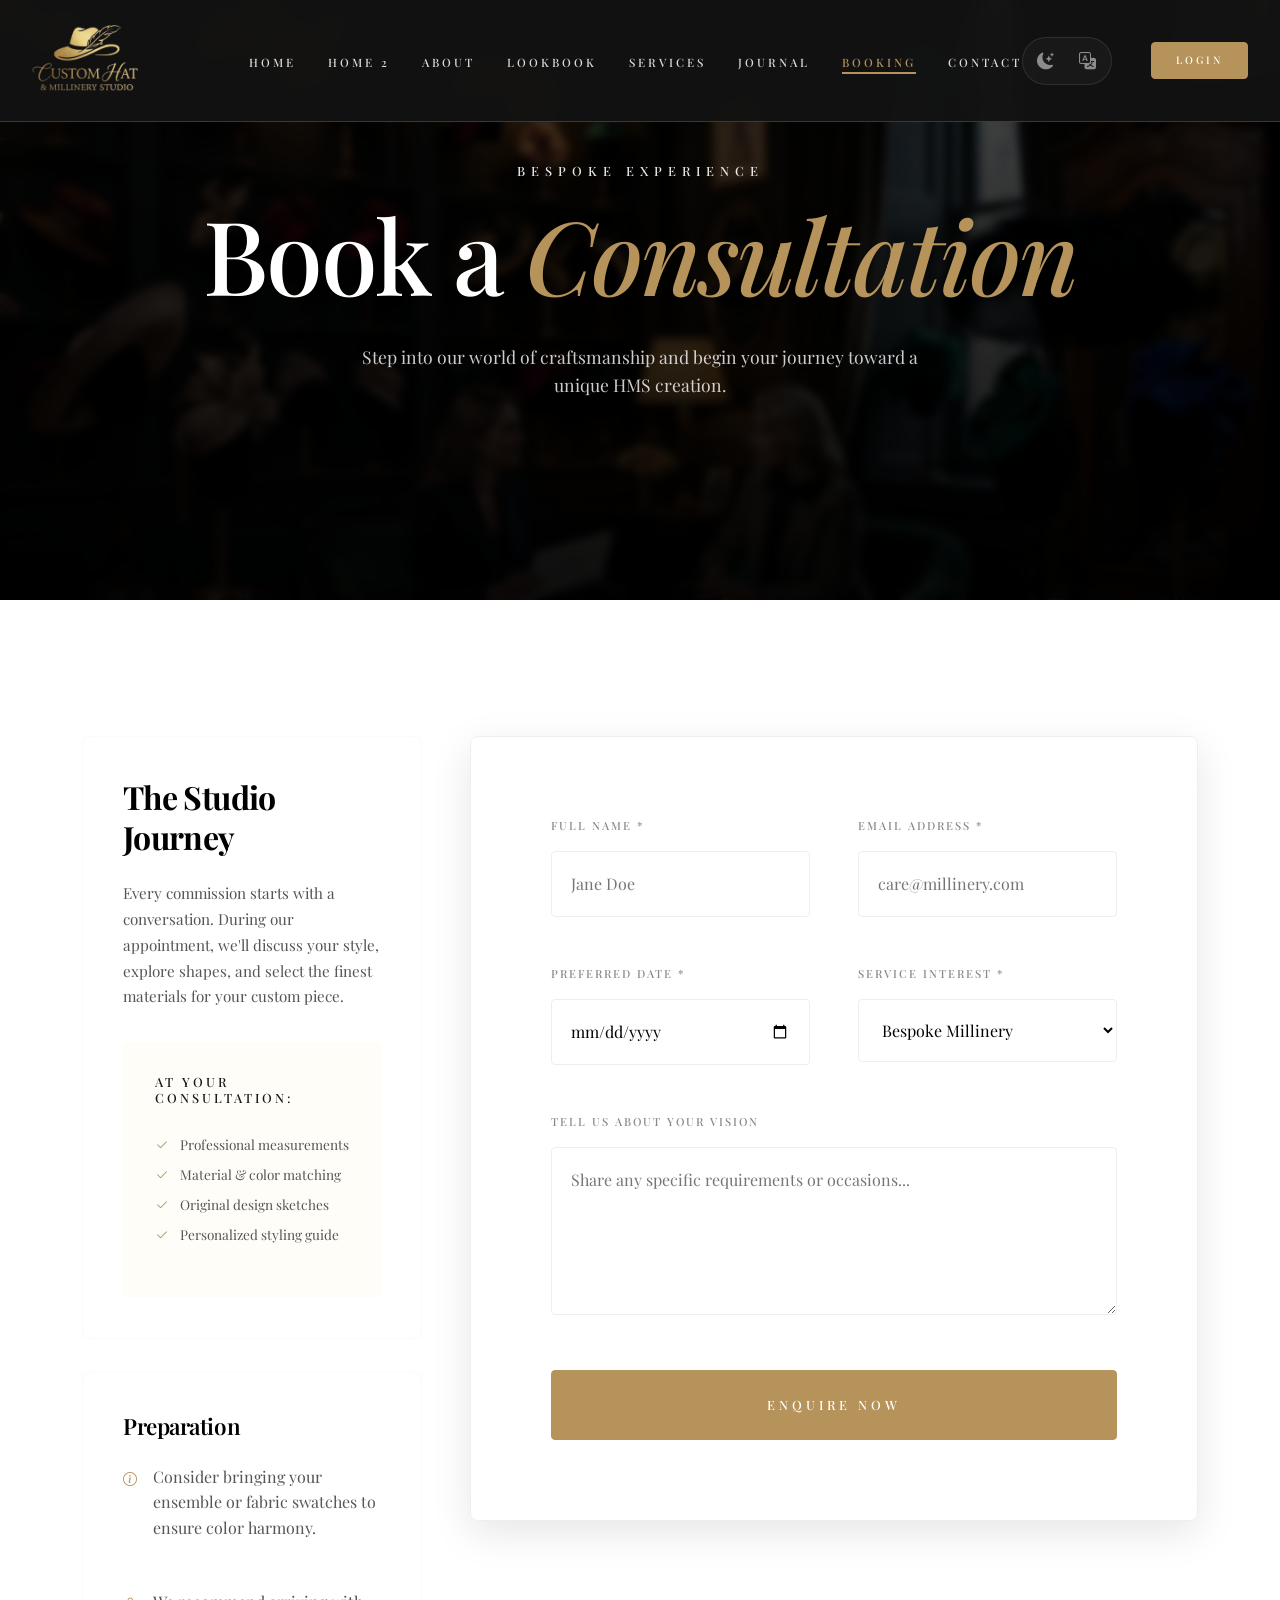
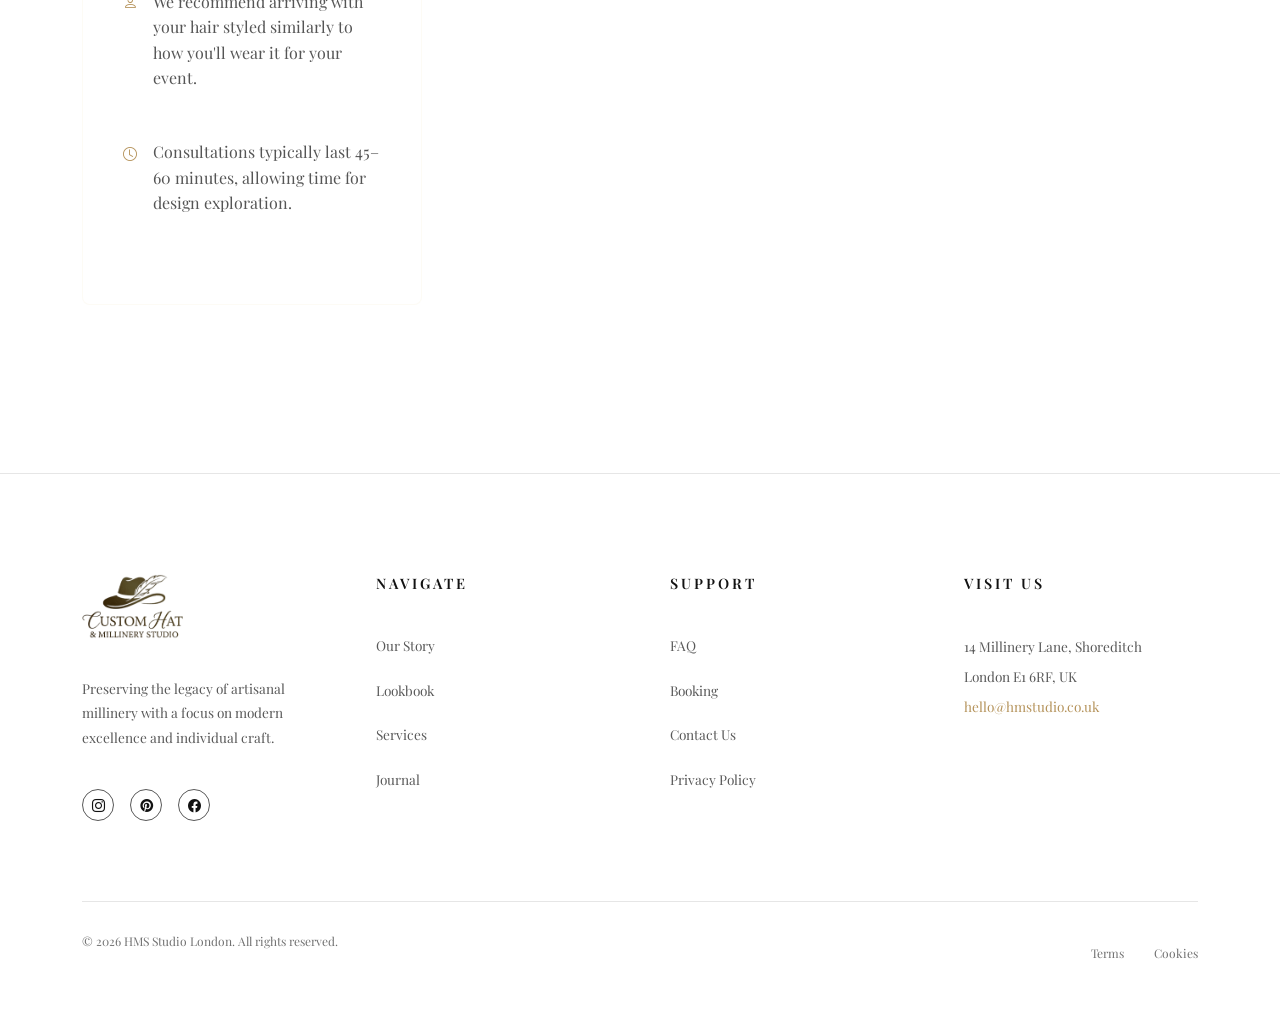
<file: pages/booking.html>
<!DOCTYPE html>
<html lang="en" dir="ltr" data-theme="light">

<head>
  <meta charset="UTF-8" />
  <meta name="viewport" content="width=device-width, initial-scale=1.0" />
  <title>Book a Consultation | HMS Studio</title>
  <meta name="description"
    content="Book your bespoke millinery consultation with HMS Millinery. Virtual or studio appointments available in London." />

  <link rel="stylesheet" href="https://cdn.jsdelivr.net/npm/bootstrap@5.3.3/dist/css/bootstrap.min.css" />
  <link rel="stylesheet" href="https://cdn.jsdelivr.net/npm/bootstrap-icons@1.11.3/font/bootstrap-icons.min.css" />
  <link rel="stylesheet" href="../assets/css/style.css" />
  <!-- Favicon -->
  <link rel="icon" type="image/png" href="../assets/images/download (1).png" />
</head>

<body>
  <!-- 
  <div id="page-loader"
    style="position:fixed;inset:0;background:#fff;z-index:9999;display:flex;align-items:center;justify-content:center;transition:opacity 0.6s ease;">
    <div style="font-family:'Playfair Display',serif;font-size:2rem;letter-spacing:4px;color:#121212;">
      <img src="../assets/images/download (1).png" alt="HMS Studio Logo" style="height: 60px;">
    </div>
  </div> -->

  <!-- ========== NAVBAR ========== -->
  <nav class="luxury-nav">
    <div class="nav-container">
      <a class="navbar-brand" href="../index.html">
        <img src="../assets/images/download (1).png" alt="HMS Studio London" class="studio-logo">
      </a>

      <ul class="nav-links">
        <li><a class="nav-link-luxury" href="../index.html">Home</a></li>
        <li><a class="nav-link-luxury" href="../home2.html">Home 2</a></li>
        <li><a class="nav-link-luxury" href="about.html">About</a></li>
        <li><a class="nav-link-luxury" href="lookbook.html">Lookbook</a></li>
        <li><a class="nav-link-luxury" href="services.html">Services</a></li>
        <li><a class="nav-link-luxury" href="blog.html">Journal</a></li>
        <li><a class="nav-link-luxury" href="booking.html">Booking</a></li>
        <li><a class="nav-link-luxury" href="contact.html">Contact</a></li>
        <li class="nav-mobile-utility">
          <button class="btn-toggle-hms" data-theme-toggle aria-label="Toggle Theme">
            <span class="theme-icon"><i class="bi bi-moon-stars-fill"></i></span>
          </button>
          <button class="btn-toggle-hms" data-rtl-toggle aria-label="Toggle RTL">
            <i class="bi bi-translate"></i>
          </button>
        </li>
      </ul>

      <div class="nav-controls">
        <div class="nav-utility-group">
          <button class="btn-toggle-hms" data-theme-toggle>
            <span class="theme-icon"><i class="bi bi-moon-stars-fill"></i></span>
          </button>
          <button class="btn-toggle-hms" data-rtl-toggle>
            <i class="bi bi-translate"></i>
          </button>
        </div>
        <a href="login.html" class="btn-luxury" style="padding: 0.6rem 1.5rem; font-size: 0.65rem;">Login</a>

        <button class="nav-hamburger" aria-label="Menu Toggle">
          <span></span>
          <span></span>
          <span></span>
        </button>
      </div>
    </div>
  </nav>

  <style>
    :root {
      --clr-gold-light: #e5d5a5;
    }

    .booking-hero {
      position: relative;
      height: 600px;
      display: flex;
      align-items: center;
      justify-content: center;
      overflow: hidden;
      background: linear-gradient(rgba(0, 0, 0, 0.45), rgba(0, 0, 0, 0.75)), url('../assets/images/booking_hero_bg_dark.png') no-repeat center center/cover fixed;
    }

    .booking-hero::before {
      content: '';
      position: absolute;
      inset: 0;
      background: linear-gradient(to bottom, rgba(0, 0, 0, 0.4) 0%, rgba(0, 0, 0, 0.7) 100%);
      backdrop-filter: blur(4px);
      z-index: 1;
    }

    .booking-hero-content {
      position: relative;
      z-index: 2;
      text-align: center;
    }

    .booking-glass-container {
      background: var(--clr-nav-bg);
      backdrop-filter: blur(20px);
      padding: 5rem;
      border: 1px solid var(--clr-border);
      border-radius: var(--radius-md);
      box-shadow: var(--shadow-md);
    }

    .booking-sidebar-card {
      background: var(--clr-bg-alt);
      padding: 2.5rem;
      border-radius: var(--radius-md);
      margin-bottom: 2rem;
      border: 1px solid rgba(212, 175, 55, 0.05);
    }

    .etiquette-line {
      display: flex;
      gap: 1rem;
      margin-bottom: 1.5rem;
      font-size: 0.9rem;
      color: var(--clr-text-muted);
      align-items: flex-start;
    }

    .etiquette-line i {
      color: var(--clr-accent);
      margin-top: 3px;
    }
  </style>

  <!-- ========== PAGE HERO ========== -->
  <header class="booking-hero">
    <div class="booking-hero-content container reveal">
      <span class="hero-eyebrow">Bespoke Experience</span>
      <h1 class="hero-title">Book a <em>Consultation</em></h1>
      <p class="hero-description">
        Step into our world of craftsmanship
        and begin your journey toward a unique HMS creation.
      </p>
    </div>
  </header>

  <!-- ========== BOOKING CONTENT ========== -->
  <section class="section-pad">
    <div class="container">
      <div class="row g-5">
        <div class="col-lg-4 reveal">
          <div class="booking-sidebar-card">
            <h2 style="font-size:2rem; margin-bottom:1.5rem; font-weight: var(--fw-bold);">The Studio Journey
            </h2>
            <p
              style="font-size:0.95rem; color:var(--clr-text-muted); font-weight:300; margin-bottom:2rem; line-height: 1.7;">
              Every commission starts with a conversation. During our appointment, we'll discuss your style, explore
              shapes, and select the finest materials for your custom piece.
            </p>
            <div style="background: rgba(212, 175, 55, 0.03); padding:2rem; border-radius:var(--radius-sm);">
              <h4
                style="font-size:0.8rem; text-transform:uppercase; letter-spacing:3px; margin-bottom:1.5rem; color: #1a1a1a;">
                At Your
                Consultation:</h4>
              <ul style="list-style:none; padding:0; font-size:0.85rem; color:var(--clr-text-muted); line-height:2.2;">
                <li><i class="bi bi-check2 text-accent me-2"></i> Professional measurements</li>
                <li><i class="bi bi-check2 text-accent me-2"></i> Material & color matching</li>
                <li><i class="bi bi-check2 text-accent me-2"></i> Original design sketches</li>
                <li><i class="bi bi-check2 text-accent me-2"></i> Personalized styling guide</li>
              </ul>
            </div>
          </div>

          <div class="booking-sidebar-card">
            <h4 style="font-size: 1.4rem; font-weight: var(--fw-semibold); margin-bottom: 1.5rem;">Preparation
            </h4>
            <div class="etiquette-line">
              <i class="bi bi-info-circle"></i>
              <p>Consider bringing your ensemble or fabric swatches to ensure color harmony.</p>
            </div>
            <div class="etiquette-line">
              <i class="bi bi-person"></i>
              <p>We recommend arriving with your hair styled similarly to how you'll wear it for your event.</p>
            </div>
            <div class="etiquette-line">
              <i class="bi bi-clock"></i>
              <p>Consultations typically last 45–60 minutes, allowing time for design exploration.</p>
            </div>
          </div>
        </div>

        <div class="col-lg-8 reveal">
          <div class="booking-glass-container">
            <div id="booking-success"
              style="display:none; text-align:center; padding:3rem; border:1px solid var(--clr-accent); color:var(--clr-accent); border-radius:var(--radius-md); margin-bottom:2rem; background: rgba(253, 251, 247, 0.5);">
              <p style="font-size:1.8rem; margin-bottom:1rem; font-weight: var(--fw-bold);">Request Received
                ✓</p>
              <p style="font-weight:300; font-size:0.95rem;">Thank you. We'll be in touch within 24 hours to confirm
                your date and time.</p>
            </div>

            <form id="booking-form" class="row g-5">
              <div class="col-md-6">
                <label
                  style="font-size:0.7rem; letter-spacing:2px; text-transform:uppercase; margin-bottom:1rem; display:block; color: #888; font-weight: var(--fw-medium);">Full
                  Name *</label>
                <input type="text"
                  style="width:100%; padding:1.2rem; background: var(--clr-bg-alt); border:1px solid var(--clr-border); color:var(--clr-text); border-radius:var(--radius-sm); outline: none; transition: all 0.4s ease;"
                  placeholder="Jane Doe" required onfocus="this.style.borderColor='var(--clr-accent)'"
                  onblur="this.style.borderColor='#eee'" />
              </div>
              <div class="col-md-6">
                <label
                  style="font-size:0.7rem; letter-spacing:2px; text-transform:uppercase; margin-bottom:1rem; display:block; color: #888; font-weight: var(--fw-medium);">Email
                  Address *</label>
                <input type="email"
                  style="width:100%; padding:1.2rem; background: var(--clr-bg-alt); border:1px solid var(--clr-border); color:var(--clr-text); border-radius:var(--radius-sm); outline: none; transition: all 0.4s ease;"
                  placeholder="care@millinery.com" required onfocus="this.style.borderColor='var(--clr-accent)'"
                  onblur="this.style.borderColor='#eee'" />
              </div>
              <div class="col-md-6">
                <label
                  style="font-size:0.7rem; letter-spacing:2px; text-transform:uppercase; margin-bottom:1rem; display:block; color: #888; font-weight: var(--fw-medium);">Preferred
                  Date *</label>
                <input type="date"
                  style="width:100%; padding:1.2rem; background: var(--clr-bg-alt); border:1px solid var(--clr-border); color:var(--clr-text); border-radius:var(--radius-sm); outline: none;"
                  required onfocus="this.style.borderColor='var(--clr-accent)'"
                  onblur="this.style.borderColor='#eee'" />
              </div>
              <div class="col-md-6">
                <label
                  style="font-size:0.7rem; letter-spacing:2px; text-transform:uppercase; margin-bottom:1rem; display:block; color: #888; font-weight: var(--fw-medium);">Service
                  Interest *</label>
                <select
                  style="width:100%; padding:1.2rem; background: var(--clr-bg-alt); border:1px solid var(--clr-border); color:var(--clr-text); border-radius:var(--radius-sm); outline: none;">
                  required onfocus="this.style.borderColor='var(--clr-accent)'" onblur="this.style.borderColor='#eee'">
                  <option value="bespoke">Bespoke Millinery</option>
                  <option value="bridal">Bridal Fitting</option>
                  <option value="virtual">Virtual Consultation</option>
                  <option value="restoration">Restoration Services</option>
                </select>
              </div>
              <div class="col-12">
                <label
                  style="font-size:0.7rem; letter-spacing:2px; text-transform:uppercase; margin-bottom:1rem; display:block; color: #888; font-weight: var(--fw-medium);">Tell
                  Us About Your Vision</label>
                <textarea
                  style="width:100%; padding:1.2rem; background: var(--clr-bg-alt); border:1px solid var(--clr-border); color:var(--clr-text); border-radius:var(--radius-sm); outline: none;"
                  rows="5" placeholder="Share any specific requirements or occasions..."
                  onfocus="this.style.borderColor='var(--clr-accent)'"
                  onblur="this.style.borderColor='#eee'"></textarea>
              </div>
              <div class="col-12">
                <button type="submit" class="btn-luxury"
                  style="width:100%; padding: 1.5rem; letter-spacing: 4px; font-size: 0.8rem;">Enquire Now</button>
              </div>
            </form>
          </div>
        </div>
      </div>
    </div>
  </section>

  <!-- ========== FOOTER ========== -->
  <footer class="luxury-footer">
    <div class="container">
      <div class="footer-grid">
        <!-- Brand Col -->
        <div class="reveal">
          <a href="../index.html" class="navbar-brand">
            <img src="../assets/images/download (1).png" alt="HMS Studio Logo" class="footer-brand-logo">
          </a>
          <p class="footer-tagline">
            Preserving the legacy of artisanal millinery with a focus on modern excellence and individual craft.
          </p>
          <div class="d-flex gap-3">
            <a href="#" class="footer-social-link"><i class="bi bi-instagram"></i></a>
            <a href="#" class="footer-social-link"><i class="bi bi-pinterest"></i></a>
            <a href="#" class="footer-social-link"><i class="bi bi-facebook"></i></a>
          </div>
        </div>

        <!-- Navigate -->
        <div class="reveal">
          <h4 class="footer-heading">Navigate</h4>
          <ul class="footer-list">
            <li class="footer-list-item"><a href="about.html" class="footer-nav-link">Our Story</a></li>
            <li class="footer-list-item"><a href="lookbook.html" class="footer-nav-link">Lookbook</a></li>
            <li class="footer-list-item"><a href="services.html" class="footer-nav-link">Services</a></li>
            <li class="footer-list-item"><a href="blog.html" class="footer-nav-link">Journal</a></li>
          </ul>
        </div>

        <!-- Support -->
        <div class="reveal">
          <h4 class="footer-heading">Support</h4>
          <ul class="footer-list">
            <li class="footer-list-item"><a href="faq.html" class="footer-nav-link">FAQ</a></li>
            <li class="footer-list-item"><a href="booking.html" class="footer-nav-link">Booking</a></li>
            <li class="footer-list-item"><a href="contact.html" class="footer-nav-link">Contact Us</a></li>
            <li class="footer-list-item"><a href="#" class="footer-nav-link">Privacy Policy</a></li>
          </ul>
        </div>

        <!-- Visit Us -->
        <div class="reveal">
          <h4 class="footer-heading">Visit Us</h4>
          <p class="footer-description">
            14 Millinery Lane, Shoreditch <br>
            London E1 6RF, UK <br>
            <a href="mailto:hello@hmstudio.co.uk" class="footer-email-link">hello@hmstudio.co.uk</a>
          </p>
        </div>
      </div>

      <!-- Bottom Bar -->
      <div class="footer-bottom">
        <p class="footer-copyright">© 2026 HMS Studio London. All rights reserved.</p>
        <div class="footer-bottom-links">
          <a href="#" class="footer-meta-link">Terms</a>
          <a href="#" class="footer-meta-link">Cookies</a>
        </div>
      </div>
    </div>
  </footer>

  <script src="https://cdn.jsdelivr.net/npm/bootstrap@5.3.3/dist/js/bootstrap.bundle.min.js"></script>
  <script src="../assets/js/script.js"></script>
</body>

</html>
</file>
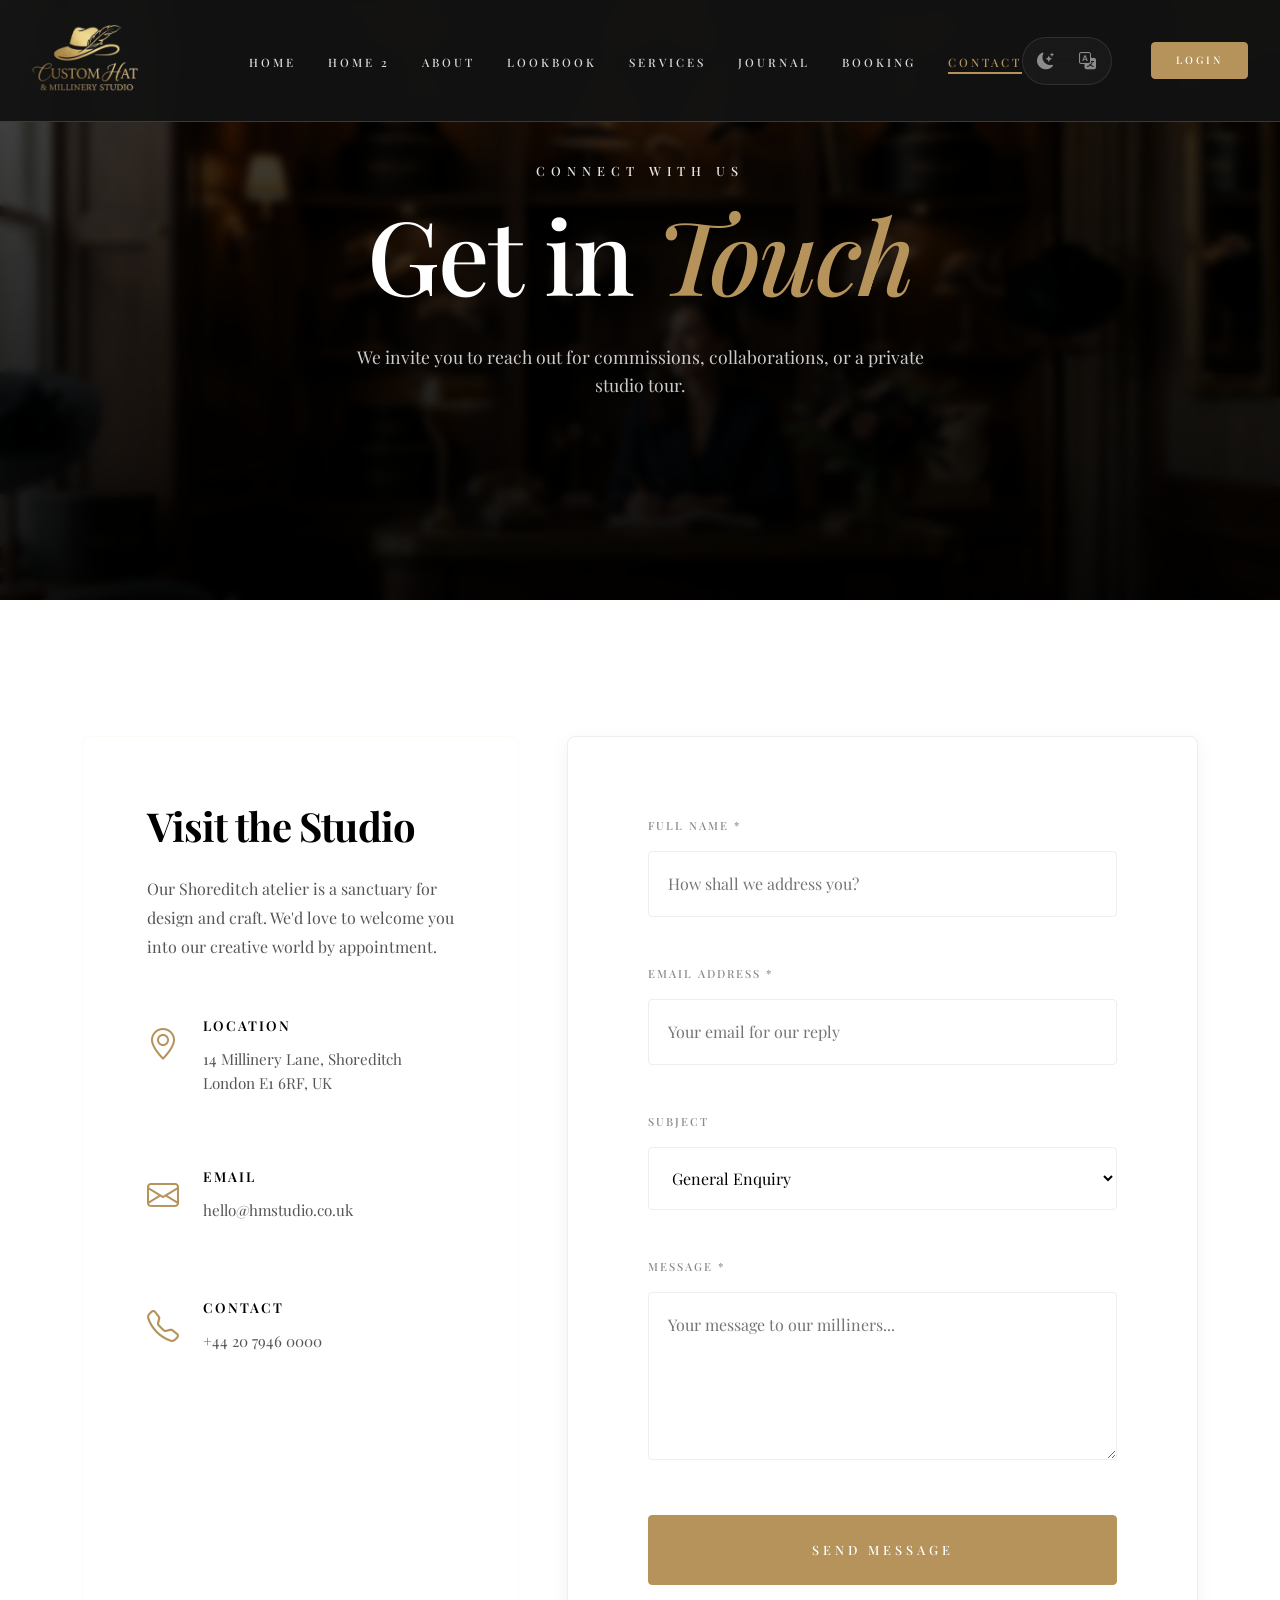
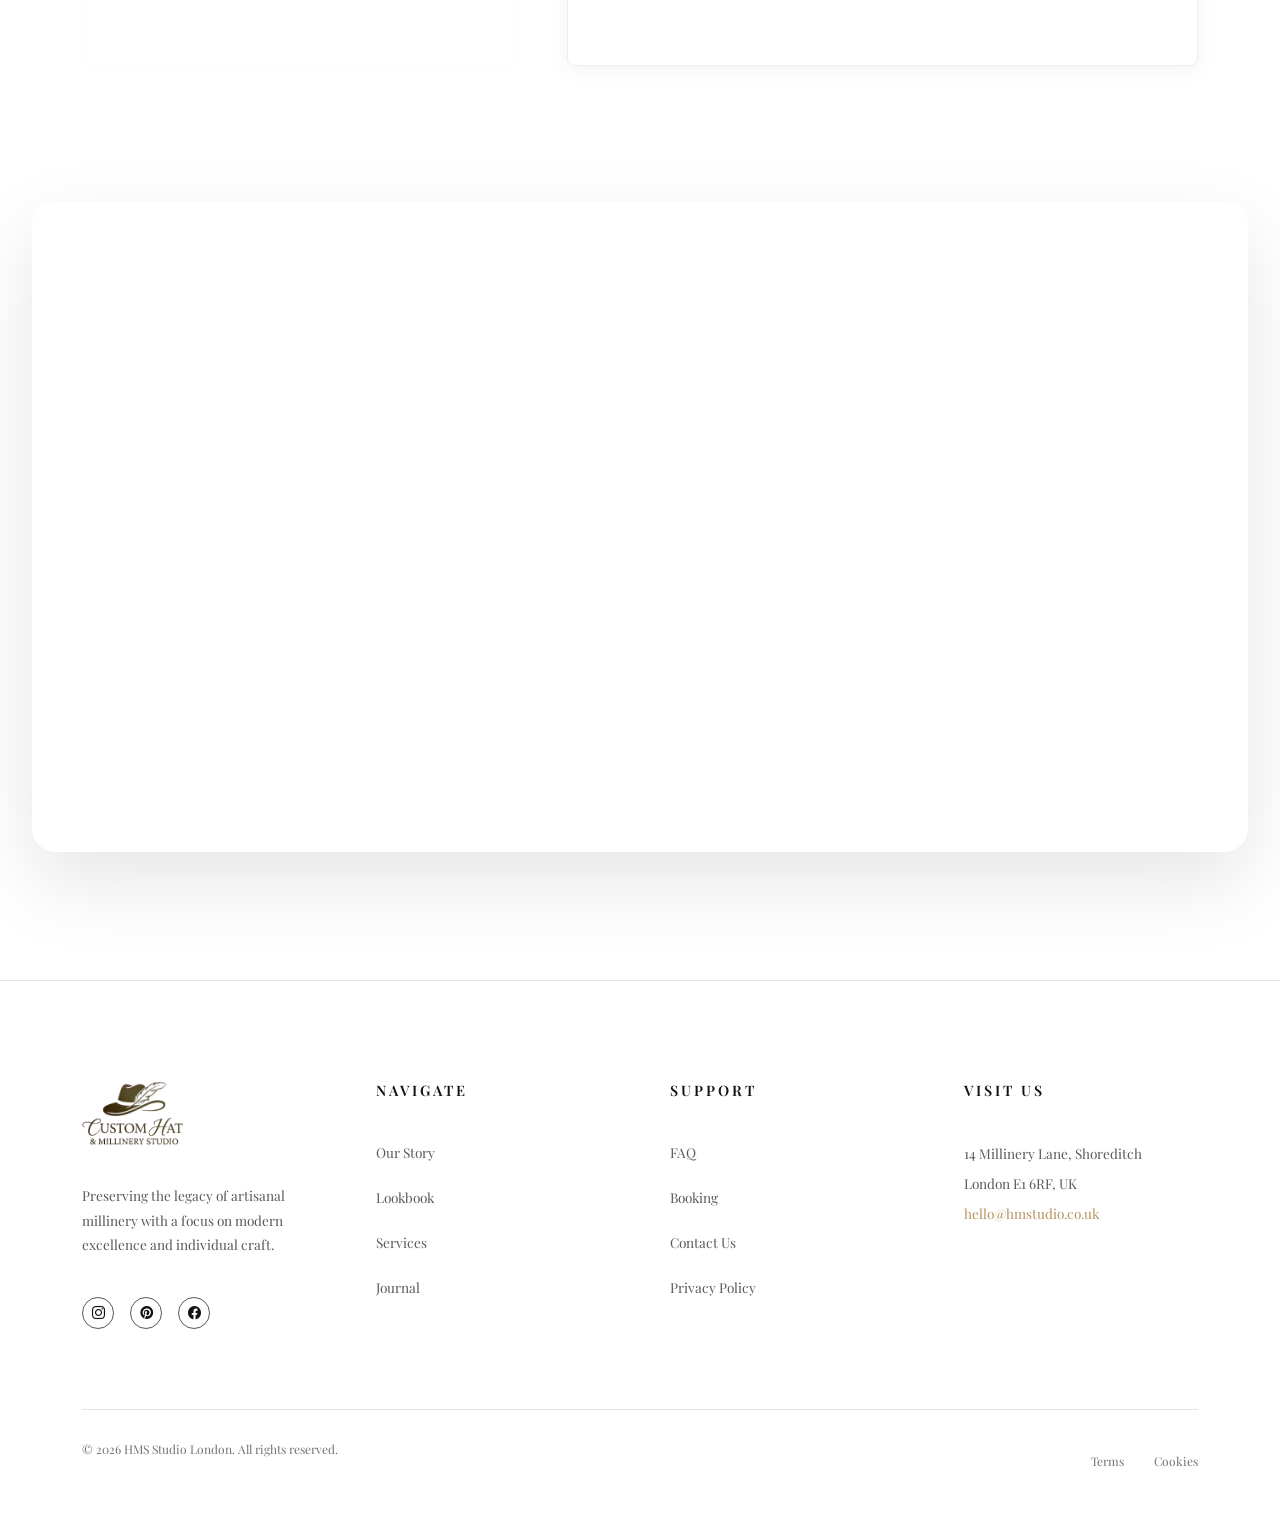
<file: pages/contact.html>
<!DOCTYPE html>
<html lang="en" dir="ltr" data-theme="light">

<head>
  <meta charset="UTF-8" />
  <meta name="viewport" content="width=device-width, initial-scale=1.0" />
  <title>Contact Us | HMS Studio</title>
  <meta name="description"
    content="Get in touch with HMS Millinery. Visit our London studio or contact us online for bespoke enquiries and styling advice." />

  <link rel="stylesheet" href="https://cdn.jsdelivr.net/npm/bootstrap@5.3.3/dist/css/bootstrap.min.css" />
  <link rel="stylesheet" href="https://cdn.jsdelivr.net/npm/bootstrap-icons@1.11.3/font/bootstrap-icons.min.css" />
  <link rel="stylesheet" href="../assets/css/style.css" />
  <!-- Favicon -->
  <link rel="icon" type="image/png" href="../assets/images/download (1).png" />
</head>

<body>

  <!-- <div id="page-loader"
    style="position:fixed;inset:0;background:#fff;z-index:9999;display:flex;align-items:center;justify-content:center;transition:opacity 0.6s ease;">
    <div style="font-family:'Playfair Display',serif;font-size:2rem;letter-spacing:4px;color:#121212;">
      <img src="../assets/images/download (1).png" alt="HMS Studio Logo" style="height: 60px;">
    </div>
  </div> -->

  <!-- ========== NAVBAR ========== -->
  <nav class="luxury-nav">
    <div class="nav-container">
      <a class="navbar-brand" href="../index.html">
        <img src="../assets/images/download (1).png" alt="HMS Studio London" class="studio-logo">
      </a>

      <ul class="nav-links">
        <li><a class="nav-link-luxury" href="../index.html">Home</a></li>
        <li><a class="nav-link-luxury" href="../home2.html">Home 2</a></li>
        <li><a class="nav-link-luxury" href="about.html">About</a></li>
        <li><a class="nav-link-luxury" href="lookbook.html">Lookbook</a></li>
        <li><a class="nav-link-luxury" href="services.html">Services</a></li>
        <li><a class="nav-link-luxury" href="blog.html">Journal</a></li>
        <li><a class="nav-link-luxury" href="booking.html">Booking</a></li>
        <li><a class="nav-link-luxury active" href="contact.html">Contact</a></li>
        <li class="nav-mobile-utility">
          <button class="btn-toggle-hms" data-theme-toggle aria-label="Toggle Theme">
            <span class="theme-icon"><i class="bi bi-moon-stars-fill"></i></span>
          </button>
          <button class="btn-toggle-hms" data-rtl-toggle aria-label="Toggle RTL">
            <i class="bi bi-translate"></i>
          </button>
        </li>
      </ul>

      <div class="nav-controls">
        <div class="nav-utility-group">
          <button class="btn-toggle-hms" data-theme-toggle>
            <span class="theme-icon"><i class="bi bi-moon-stars-fill"></i></span>
          </button>
          <button class="btn-toggle-hms" data-rtl-toggle>
            <i class="bi bi-translate"></i>
          </button>
        </div>
        <a href="login.html" class="btn-luxury" style="padding: 0.6rem 1.5rem; font-size: 0.65rem;">Login</a>

        <button class="nav-hamburger" aria-label="Menu Toggle">
          <span></span>
          <span></span>
          <span></span>
        </button>
      </div>
    </div>
  </nav>

  <style>
    :root {
      --clr-gold-light: #e5d5a5;
    }

    .contact-hero {
      position: relative;
      height: 600px;
      display: flex;
      align-items: center;
      justify-content: center;
      overflow: hidden;
      background: linear-gradient(rgba(0, 0, 0, 0.45), rgba(0, 0, 0, 0.75)), url('../assets/images/contact_hero_bg_dark.png') no-repeat center center/cover fixed;
    }

    .contact-hero::before {
      content: '';
      position: absolute;
      inset: 0;
      background: linear-gradient(to bottom, rgba(0, 0, 0, 0.4) 0%, rgba(0, 0, 0, 0.7) 100%);
      backdrop-filter: blur(4px);
      z-index: 1;
    }

    .contact-hero-content {
      position: relative;
      z-index: 2;
      text-align: center;
    }

    .contact-info-block {
      background: var(--clr-bg-alt);
      padding: 4rem;
      border-radius: var(--radius-md);
      height: 100%;
      border: 1px solid rgba(212, 175, 55, 0.05);
    }

    .contact-icon {
      font-size: 2rem;
      color: var(--clr-accent);
      margin-bottom: 2rem;
      display: block;
    }

    .map-container {
      max-width: 1300px;
      margin: 0 auto;
      padding: 0 2rem;
      margin-bottom: 8rem;
    }

    .map-wrapper {
      position: relative;
      width: 100%;
      height: 650px;
      border-radius: 24px;
      overflow: hidden;
      box-shadow: 0 30px 80px rgba(0, 0, 0, 0.1);
      border: 1px solid rgba(255, 255, 255, 0.5);
    }

    .map-wrapper iframe {
      width: 100%;
      height: 100%;
      border: 0;
    }
  </style>

  <!-- ========== PAGE HERO ========== -->
  <header class="contact-hero">
    <div class="contact-hero-content container reveal">
      <span class="hero-eyebrow">Connect With Us</span>
      <h1 class="hero-title">Get in <em>Touch</em></h1>
      <p class="hero-description">
        We invite you to reach out for
        commissions, collaborations, or a private studio tour.
      </p>
    </div>
  </header>

  <!-- ========== CONTACT CONTENT ========== -->
  <section class="section-pad">
    <div class="container">
      <div class="row g-5">
        <div class="col-lg-5 reveal">
          <div class="contact-info-block">
            <h2 style="font-size:2.5rem; margin-bottom:1.5rem; font-weight: var(--fw-bold);">Visit the Studio
            </h2>
            <p
              style="font-size:1rem; color:var(--clr-text-muted); font-weight:300; margin-bottom:3.5rem; line-height: 1.8;">
              Our Shoreditch atelier is a sanctuary for design and craft. We'd love to welcome you into our creative
              world by appointment.
            </p>

            <div class="d-flex align-items-start gap-4 mb-5">
              <i class="bi bi-geo-alt contact-icon"></i>
              <div>
                <h4
                  style="font-size:0.85rem; text-transform:uppercase; letter-spacing:2px; margin-bottom:0.8rem; color: var(--clr-heading); font-weight: var(--fw-semibold);">
                  Location</h4>
                <p style="font-size:0.95rem; color:var(--clr-text-muted); font-weight:300;">14 Millinery Lane,
                  Shoreditch<br>London E1 6RF, UK</p>
              </div>
            </div>

            <div class="d-flex align-items-start gap-4 mb-5">
              <i class="bi bi-envelope contact-icon"></i>
              <div>
                <h4
                  style="font-size:0.85rem; text-transform:uppercase; letter-spacing:2px; margin-bottom:0.8rem; color: var(--clr-heading); font-weight: var(--fw-semibold);">
                  Email</h4>
                <p style="font-size:0.95rem; color:var(--clr-text-muted); font-weight:300;">hello@hmstudio.co.uk</p>
              </div>
            </div>

            <div class="d-flex align-items-start gap-4">
              <i class="bi bi-telephone contact-icon"></i>
              <div>
                <h4
                  style="font-size:0.85rem; text-transform:uppercase; letter-spacing:2px; margin-bottom:0.8rem; color: var(--clr-heading); font-weight: var(--fw-semibold);">
                  Contact</h4>
                <p style="font-size:0.95rem; color:var(--clr-text-muted); font-weight:300;">+44 20 7946 0000</p>
              </div>
            </div>
          </div>
        </div>

        <div class="col-lg-7 reveal">
          <div
            style="background:var(--clr-surface); padding:5rem; border:1px solid var(--clr-border); border-radius:var(--radius-md); box-shadow: var(--shadow-sm);">
            <form id="contact-form" class="row g-5">
              <div class="col-12">
                <label
                  style="font-size:0.7rem; letter-spacing:2px; text-transform:uppercase; margin-bottom:1rem; display:block; color: #888; font-weight: var(--fw-medium);">Full
                  Name *</label>
                <input type="text"
                  style="width:100%; padding:1.2rem; background: var(--clr-bg-alt); border:1px solid var(--clr-border); color:var(--clr-text); border-radius:var(--radius-sm); outline: none;"
                  placeholder="How shall we address you?" required />
              </div>
              <div class="col-12">
                <label
                  style="font-size:0.7rem; letter-spacing:2px; text-transform:uppercase; margin-bottom:1rem; display:block; color: #888; font-weight: var(--fw-medium);">Email
                  Address *</label>
                <input type="email"
                  style="width:100%; padding:1.2rem; background: var(--clr-bg-alt); border:1px solid var(--clr-border); color:var(--clr-text); border-radius:var(--radius-sm); outline: none;"
                  placeholder="Your email for our reply" required />
              </div>
              <div class="col-12">
                <label
                  style="font-size:0.7rem; letter-spacing:2px; text-transform:uppercase; margin-bottom:1rem; display:block; color: #888; font-weight: var(--fw-medium);">Subject</label>
                <select
                  style="width:100%; padding:1.2rem; background: var(--clr-bg-alt); border:1px solid var(--clr-border); color:var(--clr-text); border-radius:var(--radius-sm); outline: none;">
                  <option value="general">General Enquiry</option>
                  <option value="press">Press & Media</option>
                  <option value="retail">Retail Opportunities</option>
                  <option value="other">Other</option>
                </select>
              </div>
              <div class="col-12">
                <label
                  style="font-size:0.7rem; letter-spacing:2px; text-transform:uppercase; margin-bottom:1rem; display:block; color: #888; font-weight: var(--fw-medium);">Message
                  *</label>
                <textarea
                  style="width:100%; padding:1.2rem; background: var(--clr-bg-alt); border:1px solid var(--clr-border); color:var(--clr-text); border-radius:var(--radius-sm); outline: none;"
                  rows="5" placeholder="Your message to our milliners..." required></textarea>
              </div>
              <div class="col-12">
                <button type="submit" class="btn-luxury"
                  style="width:100%; padding: 1.5rem; letter-spacing: 4px; font-size: 0.8rem;">Send Message</button>
              </div>
            </form>
          </div>
        </div>
      </div>
    </div>
  </section>

  <!-- ========== MAP SECTION ========== -->
  <section class="reveal">
    <div class="map-container">
      <div class="map-wrapper">
        <iframe
          src="https://www.google.com/maps/embed?pb=!1m18!1m12!1m3!1d2482.3552085734267!2d-0.0805174233762886!3d51.525049371816!2m3!1f0!2f0!3f0!3m2!1i1024!2i768!4f13.1!3m3!1m2!1s0x48761cb789886311%3A0x6b633948d3db6226!2sShoreditch%20High%20St%2C%20London!5e0!3m2!1sen!2suk!4v1711977000000!5m2!1sen!2suk"
          width="100%" height="100%" allowfullscreen="" loading="lazy">
        </iframe>
      </div>
    </div>
  </section>

  <!-- ========== FOOTER ========== -->
  <footer class="luxury-footer">
    <div class="container">
      <div class="footer-grid">
        <!-- Brand Col -->
        <div class="reveal">
          <a href="../index.html" class="navbar-brand">
            <img src="../assets/images/download (1).png" alt="HMS Studio Logo" class="footer-brand-logo">
          </a>
          <p class="footer-tagline">
            Preserving the legacy of artisanal millinery with a focus on modern excellence and individual craft.
          </p>
          <div class="d-flex gap-3">
            <a href="#" class="footer-social-link"><i class="bi bi-instagram"></i></a>
            <a href="#" class="footer-social-link"><i class="bi bi-pinterest"></i></a>
            <a href="#" class="footer-social-link"><i class="bi bi-facebook"></i></a>
          </div>
        </div>

        <!-- Navigate -->
        <div class="reveal">
          <h4 class="footer-heading">Navigate</h4>
          <ul class="footer-list">
            <li class="footer-list-item"><a href="about.html" class="footer-nav-link">Our Story</a></li>
            <li class="footer-list-item"><a href="lookbook.html" class="footer-nav-link">Lookbook</a></li>
            <li class="footer-list-item"><a href="services.html" class="footer-nav-link">Services</a></li>
            <li class="footer-list-item"><a href="blog.html" class="footer-nav-link">Journal</a></li>
          </ul>
        </div>

        <!-- Support -->
        <div class="reveal">
          <h4 class="footer-heading">Support</h4>
          <ul class="footer-list">
            <li class="footer-list-item"><a href="faq.html" class="footer-nav-link">FAQ</a></li>
            <li class="footer-list-item"><a href="booking.html" class="footer-nav-link">Booking</a></li>
            <li class="footer-list-item"><a href="contact.html" class="footer-nav-link">Contact Us</a></li>
            <li class="footer-list-item"><a href="#" class="footer-nav-link">Privacy Policy</a></li>
          </ul>
        </div>

        <!-- Visit Us -->
        <div class="reveal">
          <h4 class="footer-heading">Visit Us</h4>
          <p class="footer-description">
            14 Millinery Lane, Shoreditch <br>
            London E1 6RF, UK <br>
            <a href="mailto:hello@hmstudio.co.uk" class="footer-email-link">hello@hmstudio.co.uk</a>
          </p>
        </div>
      </div>

      <!-- Bottom Bar -->
      <div class="footer-bottom">
        <p class="footer-copyright">© 2026 HMS Studio London. All rights reserved.</p>
        <div class="footer-bottom-links">
          <a href="#" class="footer-meta-link">Terms</a>
          <a href="#" class="footer-meta-link">Cookies</a>
        </div>
      </div>
    </div>
  </footer>

  <script src="https://cdn.jsdelivr.net/npm/bootstrap@5.3.3/dist/js/bootstrap.bundle.min.js"></script>
  <script src="../assets/js/script.js"></script>
</body>

</html>
</file>
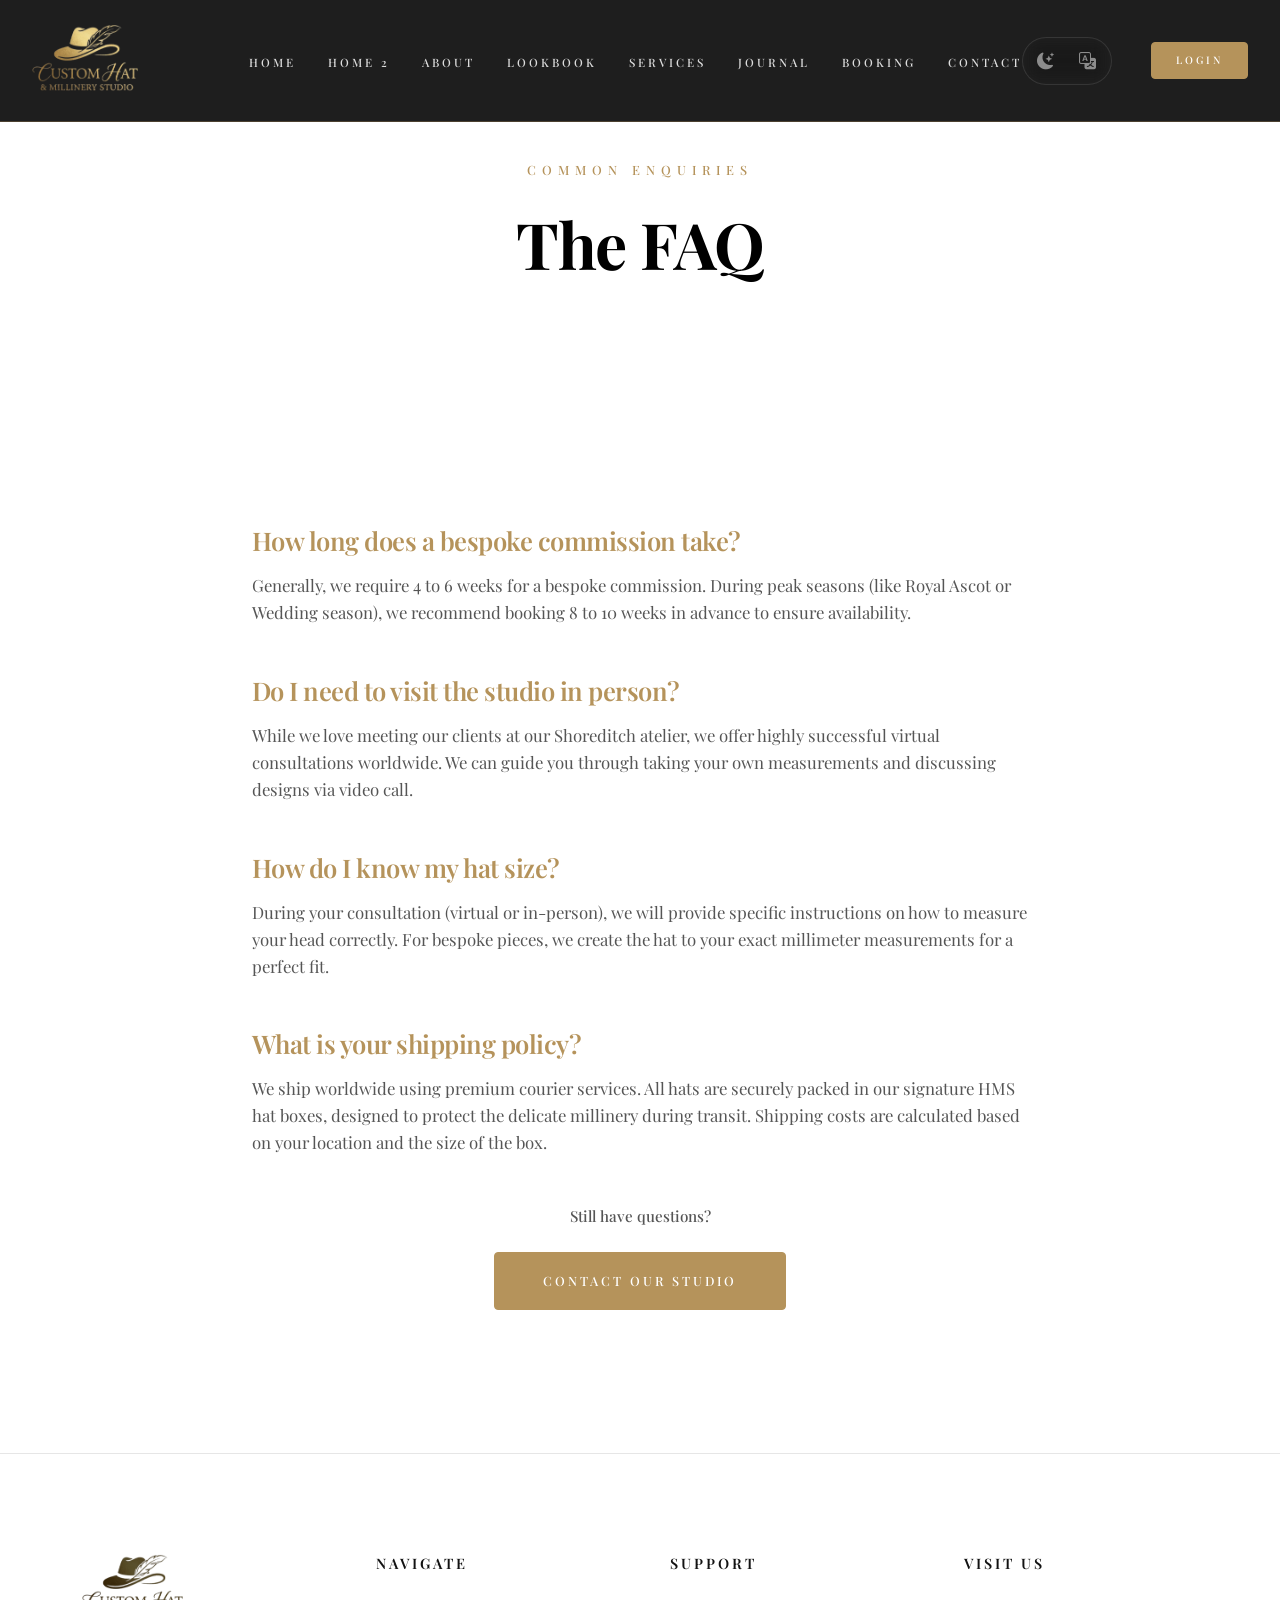
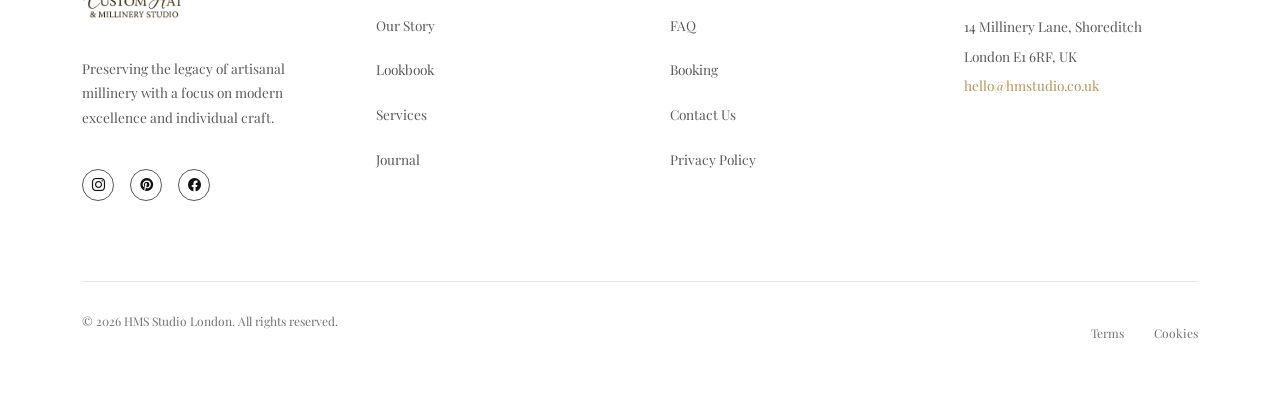
<file: pages/faq.html>
<!DOCTYPE html>
<html lang="en" dir="ltr" data-theme="light">

<head>
  <meta charset="UTF-8" />
  <meta name="viewport" content="width=device-width, initial-scale=1.0" />
  <title>FAQ | HMS Studio</title>
  <meta name="description"
    content="Common questions about bespoke hat commissions, sizing, shipping, and millinery care at HMS Studio London." />

  <link rel="stylesheet" href="https://cdn.jsdelivr.net/npm/bootstrap@5.3.3/dist/css/bootstrap.min.css" />
  <link rel="stylesheet" href="https://cdn.jsdelivr.net/npm/bootstrap-icons@1.11.3/font/bootstrap-icons.min.css" />
  <link rel="stylesheet" href="../assets/css/style.css" />
  <!-- Favicon -->
  <link rel="icon" type="image/png" href="../assets/images/download (1).png" />
</head>

<body>

  <!-- <div id="page-loader"
    style="position:fixed;inset:0;background:#fff;z-index:9999;display:flex;align-items:center;justify-content:center;transition:opacity 0.6s ease;">
    <div style="font-family:'Playfair Display',serif;font-size:2rem;letter-spacing:4px;color:#121212;">
      <img src="../assets/images/download (1).png" alt="HMS Studio Logo" style="height: 60px;">
    </div>
  </div> -->

  <!-- ========== NAVBAR ========== -->
  <nav class="luxury-nav">
    <div class="nav-container">
      <a class="navbar-brand" href="../index.html">
        <img src="../assets/images/download (1).png" alt="HMS Studio London" class="studio-logo">
      </a>

      <ul class="nav-links">
        <li><a class="nav-link-luxury" href="../index.html">Home</a></li>
        <li><a class="nav-link-luxury" href="../home2.html">Home 2</a></li>
        <li><a class="nav-link-luxury" href="about.html">About</a></li>
        <li><a class="nav-link-luxury" href="lookbook.html">Lookbook</a></li>
        <li><a class="nav-link-luxury" href="services.html">Services</a></li>
        <li><a class="nav-link-luxury" href="blog.html">Journal</a></li>
        <li><a class="nav-link-luxury" href="booking.html">Booking</a></li>
        <li><a class="nav-link-luxury" href="contact.html">Contact</a></li>
        <li class="nav-mobile-utility">
          <button class="btn-toggle-hms" data-theme-toggle aria-label="Toggle Theme">
            <span class="theme-icon"><i class="bi bi-moon-stars-fill"></i></span>
          </button>
          <button class="btn-toggle-hms" data-rtl-toggle aria-label="Toggle RTL">
            <i class="bi bi-translate"></i>
          </button>
        </li>
      </ul>

      <div class="nav-controls">
        <div class="nav-utility-group">
          <button class="btn-toggle-hms" data-theme-toggle>
            <span class="theme-icon"><i class="bi bi-moon-stars-fill"></i></span>
          </button>
          <button class="btn-toggle-hms" data-rtl-toggle>
            <i class="bi bi-translate"></i>
          </button>
        </div>
        <a href="login.html" class="btn-luxury" style="padding: 0.6rem 1.5rem; font-size: 0.65rem;">Login</a>

        <button class="nav-hamburger" aria-label="Menu Toggle">
          <span></span>
          <span></span>
          <span></span>
        </button>
      </div>
    </div>
  </nav>

  <!-- ========== PAGE HERO ========== -->
  <section class="section-pad" style="background:var(--clr-bg-alt); padding:10rem 0 5rem;">
    <div class="container text-center reveal">
      <span
        style="font-size:0.8rem;letter-spacing:6px;text-transform:uppercase;color:var(--clr-accent);margin-bottom:1.5rem;display:block;font-weight:var(--fw-medium);">Common
        Enquiries</span>
      <h1 style="font-size:4rem; margin-bottom:1.5rem; font-weight: var(--fw-bold);">The FAQ</h1>
    </div>
  </section>

  <!-- ========== FAQ CONTENT ========== -->
  <section class="section-pad">
    <div class="container" style="max-width:800px;">

      <!-- Question 1 -->
      <div class="reveal mb-5">
        <h3 style="font-size:1.6rem; margin-bottom:1rem; color:var(--clr-accent); font-weight: var(--fw-semibold);">How
          long does a bespoke commission
          take?</h3>
        <p style="font-size:1.05rem; color:var(--clr-text-muted); font-weight:300;">Generally, we require 4 to 6 weeks
          for a bespoke commission. During peak seasons (like Royal Ascot or Wedding season), we recommend booking 8 to
          10 weeks in advance to ensure availability.</p>
      </div>

      <!-- Question 2 -->
      <div class="reveal mb-5">
        <h3 style="font-size:1.6rem; margin-bottom:1rem; color:var(--clr-accent); font-weight: var(--fw-semibold);">Do I
          need to visit the studio in
          person?</h3>
        <p style="font-size:1.05rem; color:var(--clr-text-muted); font-weight:300;">While we love meeting our clients at
          our Shoreditch atelier, we offer highly successful virtual consultations worldwide. We can guide you through
          taking your own measurements and discussing designs via video call.</p>
      </div>

      <!-- Question 3 -->
      <div class="reveal mb-5">
        <h3 style="font-size:1.6rem; margin-bottom:1rem; color:var(--clr-accent); font-weight: var(--fw-semibold);">How
          do I know my hat size?</h3>
        <p style="font-size:1.05rem; color:var(--clr-text-muted); font-weight:300;">During your consultation (virtual or
          in-person), we will provide specific instructions on how to measure your head correctly. For bespoke pieces,
          we create the hat to your exact millimeter measurements for a perfect fit.</p>
      </div>

      <!-- Question 4 -->
      <div class="reveal mb-5">
        <h3 style="font-size:1.6rem; margin-bottom:1rem; color:var(--clr-accent); font-weight: var(--fw-semibold);">What
          is your shipping policy?</h3>
        <p style="font-size:1.05rem; color:var(--clr-text-muted); font-weight:300;">We ship worldwide using premium
          courier services. All hats are securely packed in our signature HMS hat boxes, designed to protect the
          delicate millinery during transit. Shipping costs are calculated based on your location and the size of the
          box.</p>
      </div>

      <div class="text-center mt-5 reveal">
        <p style="font-size:0.95rem; color:var(--clr-text-muted); margin-bottom:1.5rem; font-weight: var(--fw-medium);">
          Still have questions?</p>
        <a href="contact.html" class="btn-luxury">Contact Our Studio</a>
      </div>

    </div>
  </section>

  <!-- ========== FOOTER ========== -->
  <footer class="luxury-footer">
    <div class="container">
      <div class="footer-grid">
        <!-- Brand Col -->
        <div class="reveal">
          <a href="../index.html" class="navbar-brand">
            <img src="../assets/images/download (1).png" alt="HMS Studio Logo" class="footer-brand-logo">
          </a>
          <p class="footer-tagline">
            Preserving the legacy of artisanal millinery with a focus on modern excellence and individual craft.
          </p>
          <div class="d-flex gap-3">
            <a href="#" class="footer-social-link"><i class="bi bi-instagram"></i></a>
            <a href="#" class="footer-social-link"><i class="bi bi-pinterest"></i></a>
            <a href="#" class="footer-social-link"><i class="bi bi-facebook"></i></a>
          </div>
        </div>

        <!-- Navigate -->
        <div class="reveal">
          <h4 class="footer-heading">Navigate</h4>
          <ul class="footer-list">
            <li class="footer-list-item"><a href="about.html" class="footer-nav-link">Our Story</a></li>
            <li class="footer-list-item"><a href="lookbook.html" class="footer-nav-link">Lookbook</a></li>
            <li class="footer-list-item"><a href="services.html" class="footer-nav-link">Services</a></li>
            <li class="footer-list-item"><a href="blog.html" class="footer-nav-link">Journal</a></li>
          </ul>
        </div>

        <!-- Support -->
        <div class="reveal">
          <h4 class="footer-heading">Support</h4>
          <ul class="footer-list">
            <li class="footer-list-item"><a href="faq.html" class="footer-nav-link">FAQ</a></li>
            <li class="footer-list-item"><a href="booking.html" class="footer-nav-link">Booking</a></li>
            <li class="footer-list-item"><a href="contact.html" class="footer-nav-link">Contact Us</a></li>
            <li class="footer-list-item"><a href="#" class="footer-nav-link">Privacy Policy</a></li>
          </ul>
        </div>

        <!-- Visit Us -->
        <div class="reveal">
          <h4 class="footer-heading">Visit Us</h4>
          <p class="footer-description">
            14 Millinery Lane, Shoreditch <br>
            London E1 6RF, UK <br>
            <a href="mailto:hello@hmstudio.co.uk" class="footer-email-link">hello@hmstudio.co.uk</a>
          </p>
        </div>
      </div>

      <!-- Bottom Bar -->
      <div class="footer-bottom">
        <p class="footer-copyright">© 2026 HMS Studio London. All rights reserved.</p>
        <div class="footer-bottom-links">
          <a href="#" class="footer-meta-link">Terms</a>
          <a href="#" class="footer-meta-link">Cookies</a>
        </div>
      </div>
    </div>
  </footer>

  <script src="https://cdn.jsdelivr.net/npm/bootstrap@5.3.3/dist/js/bootstrap.bundle.min.js"></script>
  <script src="../assets/js/script.js"></script>
</body>

</html>
</file>
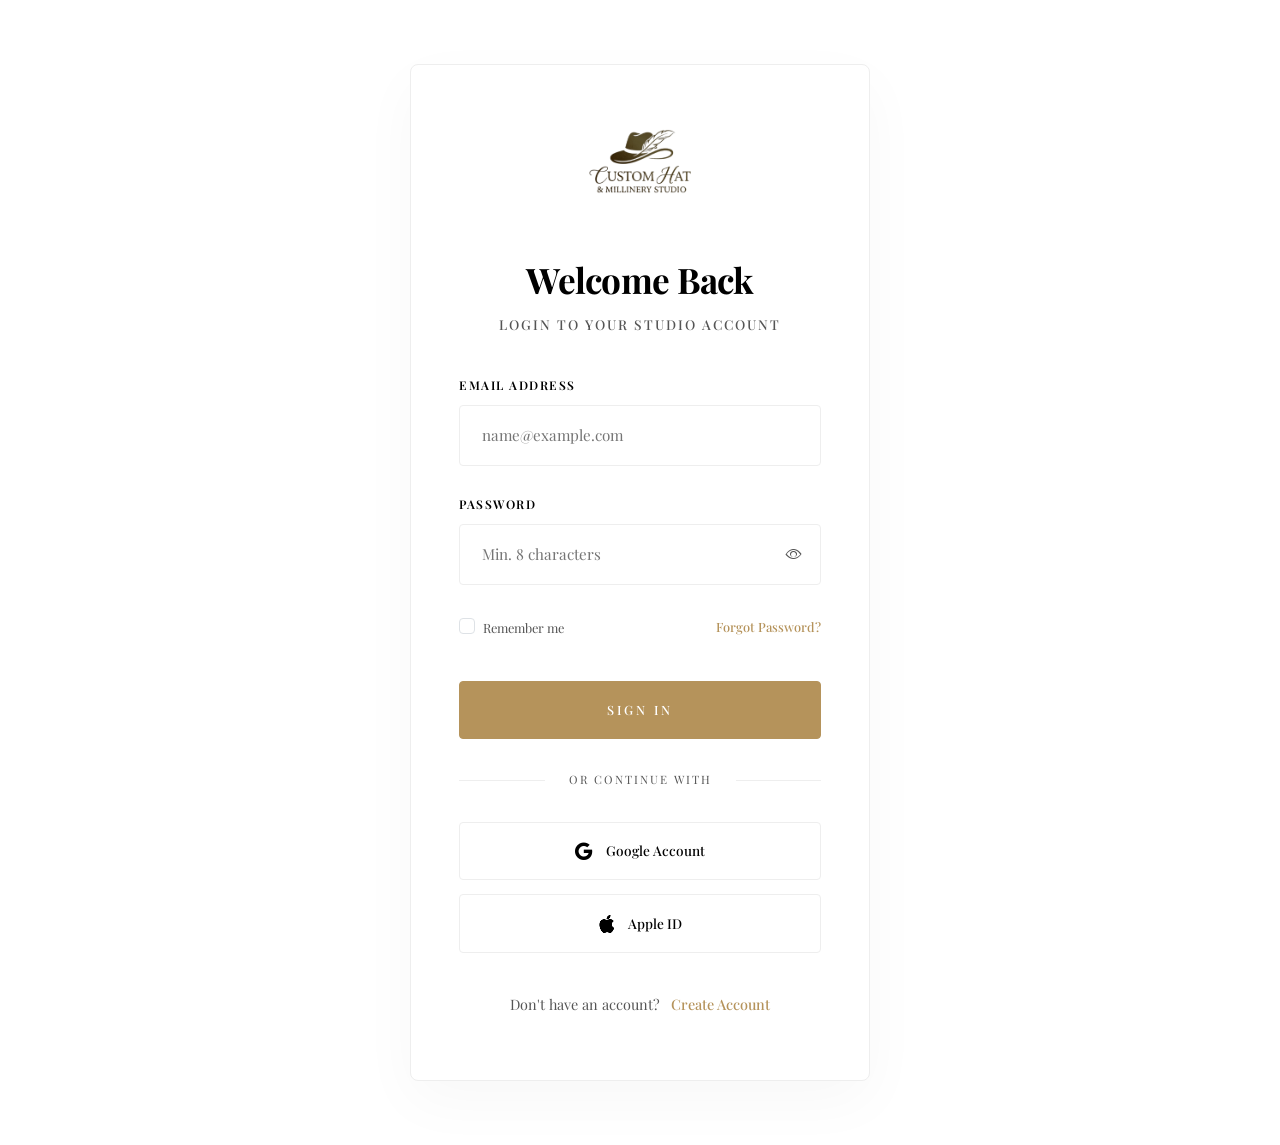
<file: pages/login.html>
<!DOCTYPE html>
<html lang="en" dir="ltr" data-theme="light">

<head>
  <meta charset="UTF-8" />
  <meta name="viewport" content="width=device-width, initial-scale=1.0" />
  <title>Login | HMS Studio</title>
  <link rel="stylesheet" href="https://cdn.jsdelivr.net/npm/bootstrap@5.3.3/dist/css/bootstrap.min.css" />
  <link rel="stylesheet" href="https://cdn.jsdelivr.net/npm/bootstrap-icons@1.11.3/font/bootstrap-icons.min.css" />
  <link rel="stylesheet" href="../assets/css/style.css" />
  <!-- Favicon -->
  <link rel="icon" type="image/png" href="../assets/images/download (1).png" />
</head>

<body>

  <!-- <div id="page-loader"
    style="position:fixed;inset:0;background:#fff;z-index:9999;display:flex;align-items:center;justify-content:center;transition:opacity 0.6s ease;">
    <div style="font-family:'Playfair Display',serif;font-size:2rem;letter-spacing:4px;color:#121212;">
      <img src="../assets/images/download (1).png" alt="HMS Studio Logo" style="height: 60px;">
    </div>
  </div> -->

  <!-- ========== AUTH SECTION ========== -->
  <main class="auth-container">
    <div class="auth-card reveal">
      <div class="text-center mb-5">
        <a href="../index.html" class="auth-logo-link">
          <img src="../assets/images/download (1).png" alt="HMS Studio London" class="studio-logo"
            style="height: 65px; margin-bottom: 1rem;">
        </a>
      </div>

      <h1 class="auth-title">Welcome Back</h1>
      <p class="auth-subtitle">Login to your studio account</p>

      <form id="login-form">
        <div class="form-group">
          <label class="form-label">Email Address</label>
          <input type="email" class="form-input" placeholder="name@example.com" required>
        </div>

        <div class="form-group">
          <label class="form-label">Password</label>
          <div class="password-wrapper">
            <input type="password" class="form-input" placeholder="Min. 8 characters" required>
            <span class="toggle-password" aria-label="Toggle password visibility">
              <i class="bi bi-eye"></i>
            </span>
          </div>
        </div>

        <div class="d-flex justify-content-between align-items-center mb-4">
          <div class="form-check">
            <input class="form-check-input" type="checkbox" id="rememberMe">
            <label class="form-check-label" for="rememberMe" style="font-size: 0.8rem; color: var(--clr-text-muted);">
              Remember me
            </label>
          </div>
          <a href="#" class="auth-link" style="font-size: 0.8rem;">Forgot Password?</a>
        </div>

        <button type="submit" class="btn-luxury btn-auth">Sign In</button>
      </form>

      <div class="auth-divider">or continue with</div>

      <div class="social-auth">
        <a href="#" class="btn-social">
          <i class="bi bi-google"></i> Google Account
        </a>
        <a href="#" class="btn-social">
          <i class="bi bi-apple"></i> Apple ID
        </a>
      </div>

      <div class="auth-footer">
        Don't have an account? <a href="signup.html" class="auth-link">Create Account</a>
      </div>

    </div>
  </main>

  <script src="https://cdn.jsdelivr.net/npm/bootstrap@5.3.3/dist/js/bootstrap.bundle.min.js"></script>
  <script src="../assets/js/script.js"></script>
</body>

</html>
</file>
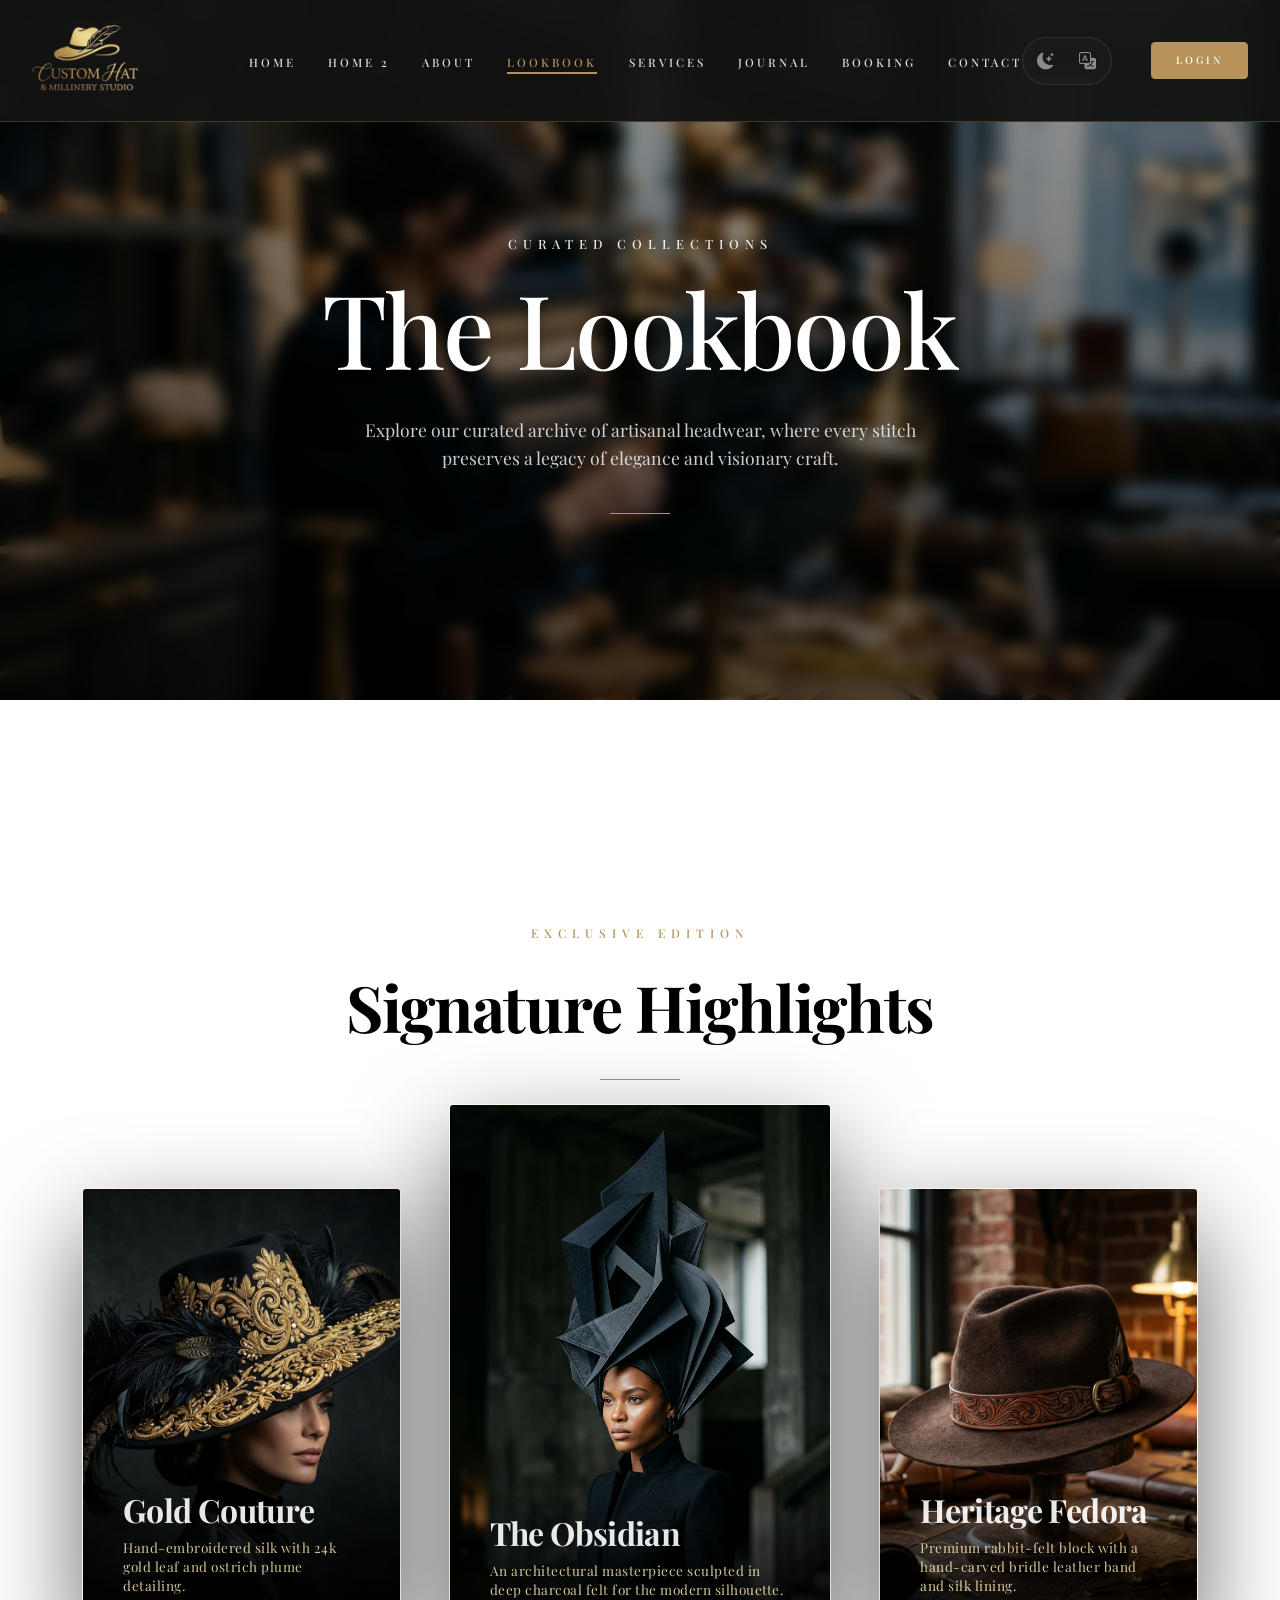
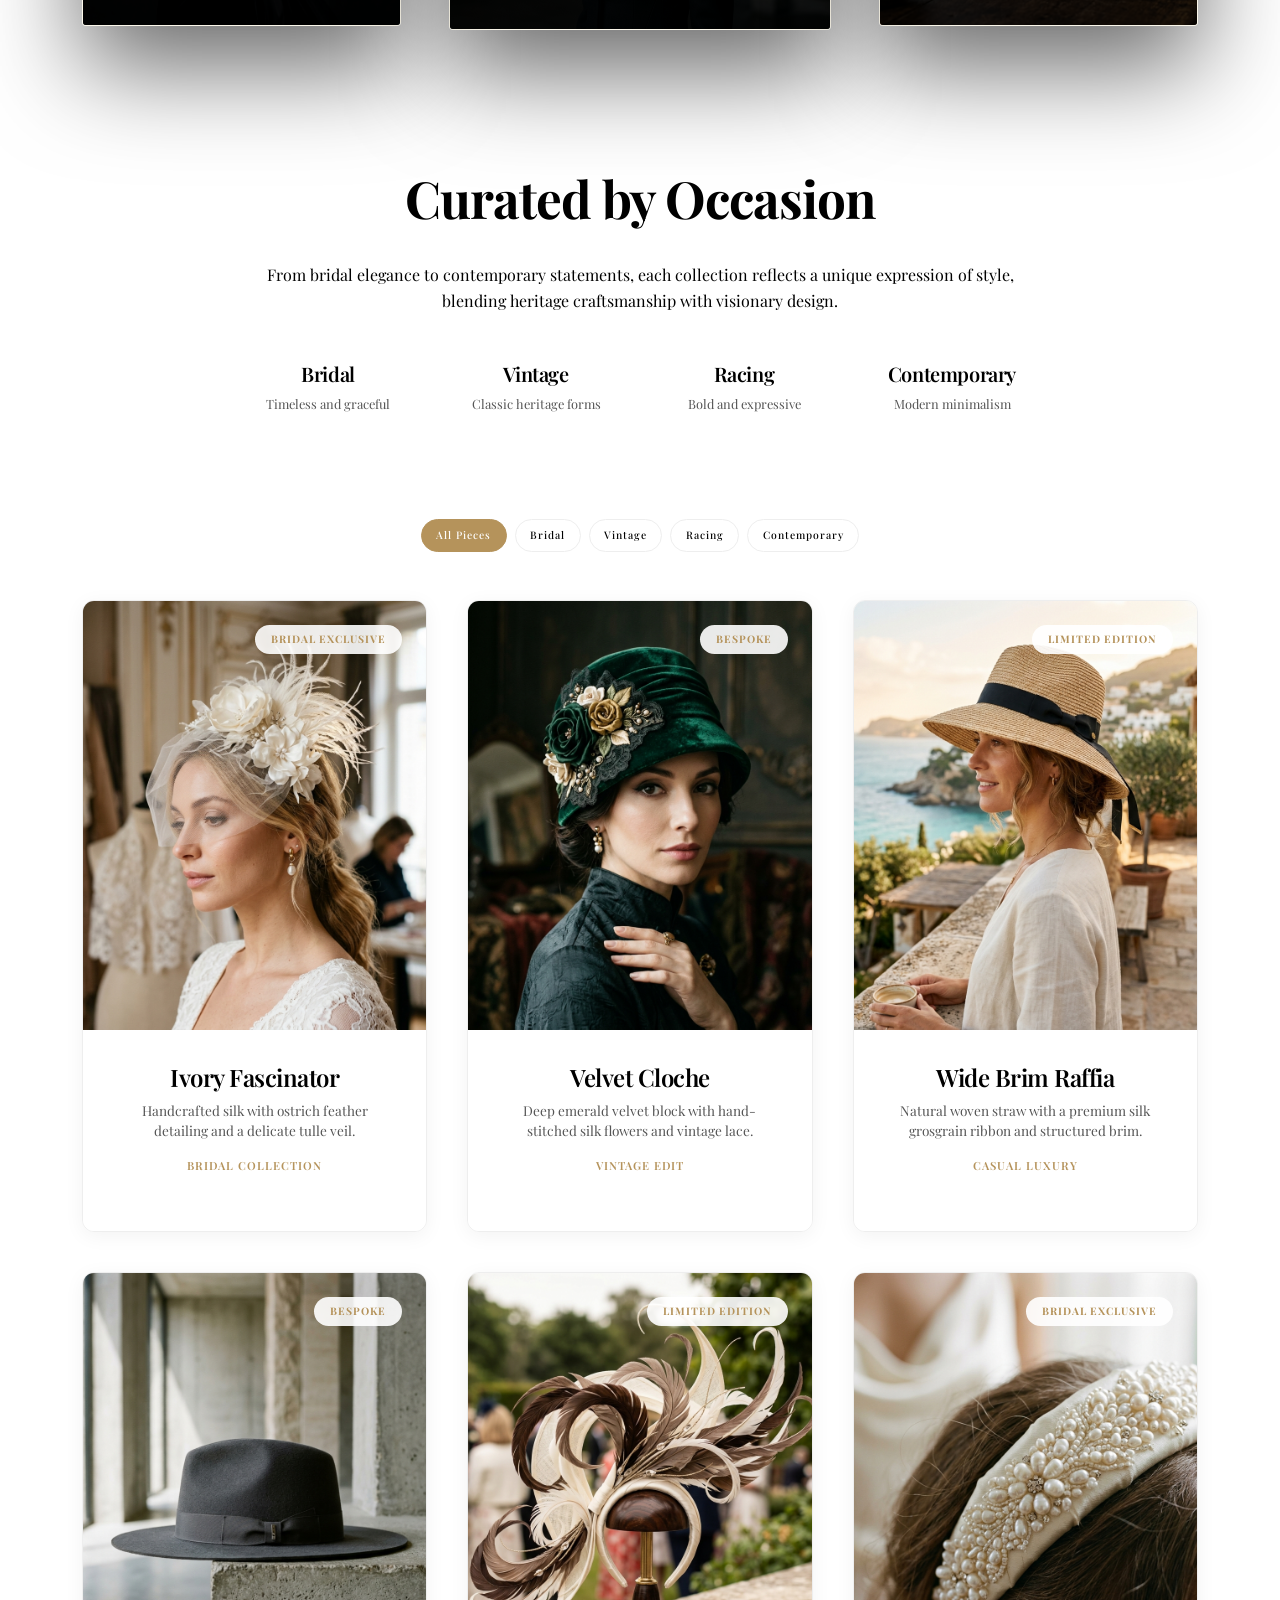
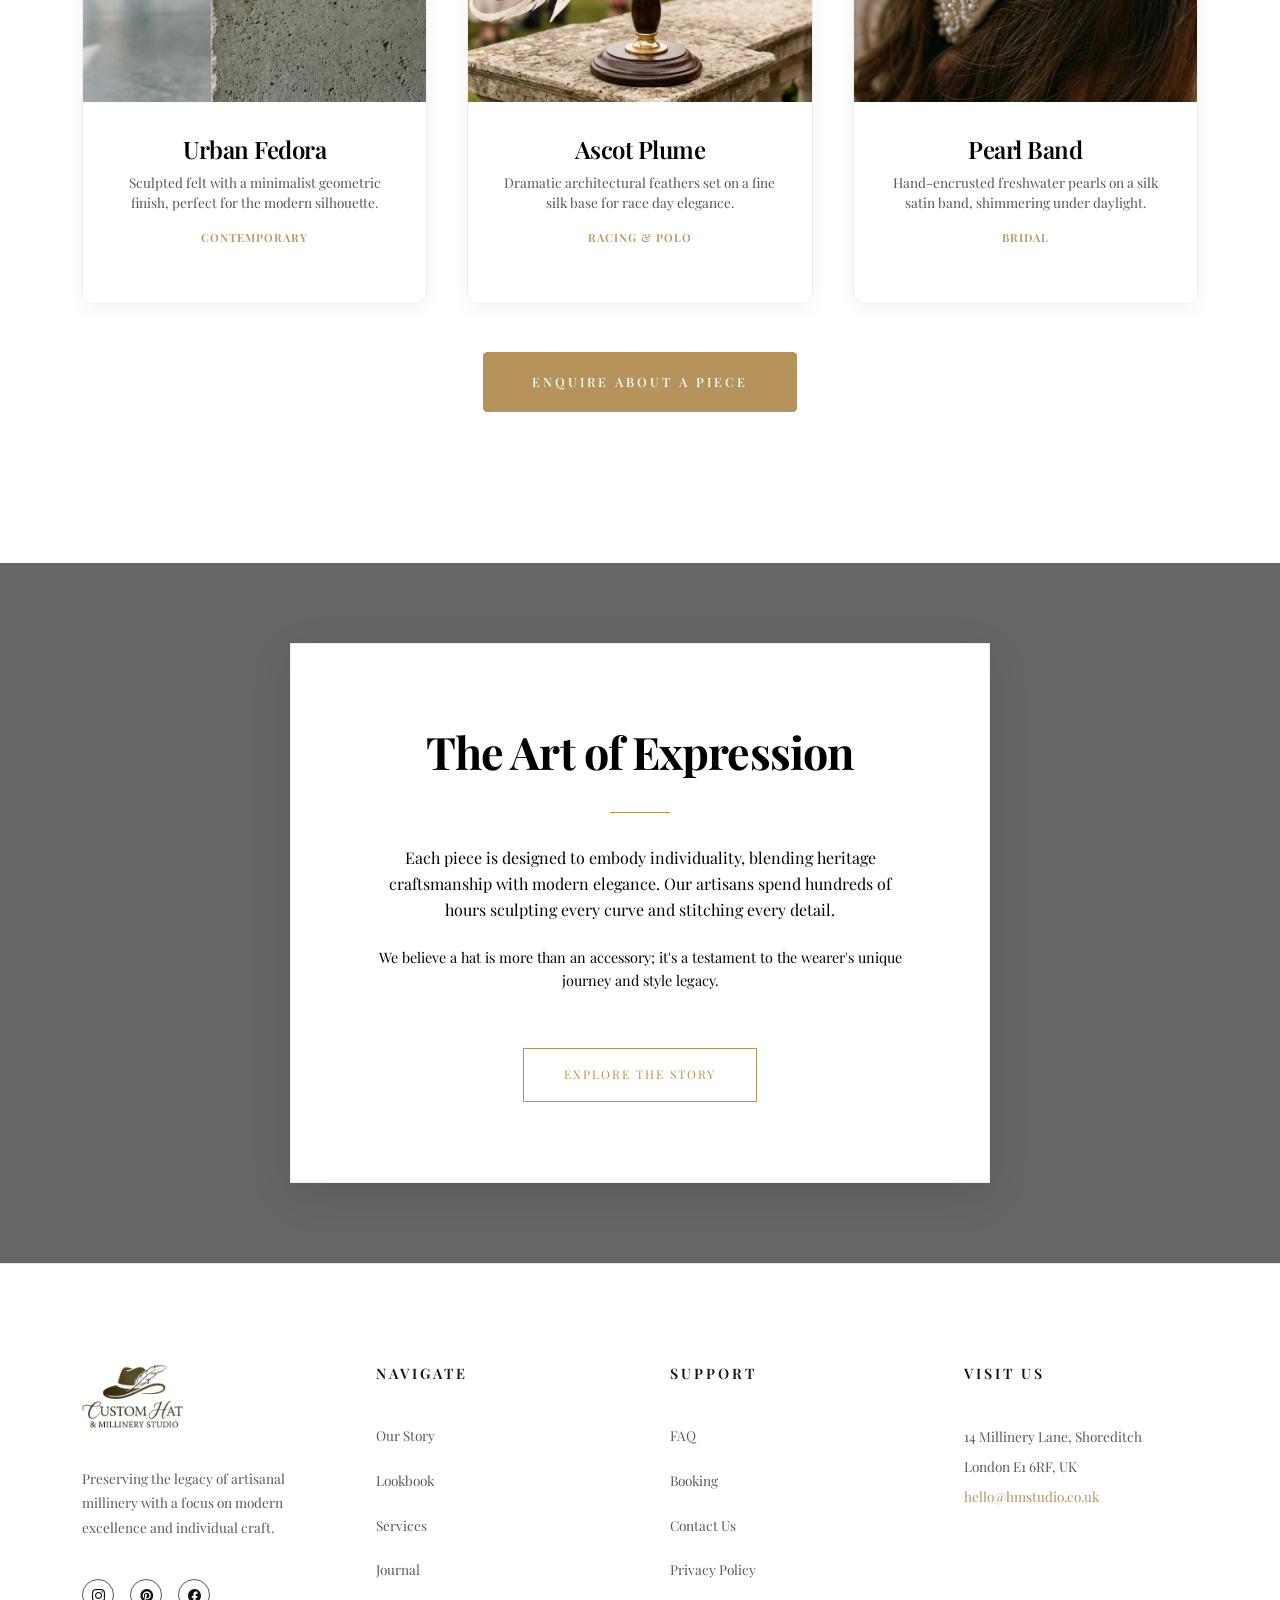
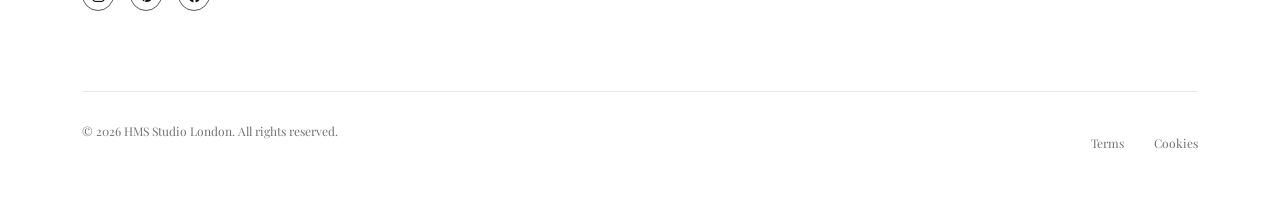
<file: pages/lookbook.html>
<!DOCTYPE html>
<html lang="en" dir="ltr" data-theme="light">

<head>
  <meta charset="UTF-8" />
  <meta name="viewport" content="width=device-width, initial-scale=1.0" />
  <title>Lookbook | HMS Studio</title>
  <meta name="description"
    content="Explore our bespoke collections of bridal fascinators, luxury fedoras, and vintage headwear in the HMS Millinery Lookbook." />

  <link rel="stylesheet" href="https://cdn.jsdelivr.net/npm/bootstrap@5.3.3/dist/css/bootstrap.min.css" />
  <link rel="stylesheet" href="https://cdn.jsdelivr.net/npm/bootstrap-icons@1.11.3/font/bootstrap-icons.min.css" />
  <link rel="stylesheet" href="../assets/css/style.css" />
  <!-- Unified Typography via style.css -->

  <style>
    :root {
      --clr-ivory: #FDFBF7;
      --clr-beige: #F5F1E9;
      --clr-gold: #b5935b;
      --clr-gold-light: #e5d5a5;
      --clr-grey-light: #f0f0f0;
    }

    body {
      background-color: var(--clr-bg);
      color: var(--clr-text);
      transition: background-color 0.4s ease, color 0.4s ease;
    }

    /* --- Hero Section --- */
    .lookbook-hero {
      position: relative;
      height: 700px;
      display: flex;
      align-items: center;
      justify-content: center;
      overflow: hidden;
      background: url('../assets/images/lookbook_hero_bg_dark.png') no-repeat center center/cover;
      padding-top: 80px;
      /* Balancing for fixed navbar */
    }

    .lookbook-hero::before {
      content: '';
      position: absolute;
      inset: 0;
      background: linear-gradient(to bottom, rgba(0, 0, 0, 0.4) 0%, rgba(0, 0, 0, 0.65) 100%);
      backdrop-filter: blur(8px);
      z-index: 1;
    }

    .lookbook-hero-content {
      position: relative;
      z-index: 2;
      text-align: center;
    }

    .lookbook-hero h1 {
      text-shadow: 0 4px 12px rgba(0, 0, 0, 0.3);
    }

    /* --- Gallery Container --- */
    .gallery-container {
      background: var(--clr-bg);
      padding: 4rem 0;
      position: relative;
      transition: background-color 0.4s ease;
    }

    .gallery-container::after {
      content: '';
      position: absolute;
      inset: 0;
      background: var(--clr-bg);
      opacity: 0.05;
      z-index: 1;
    }

    [data-theme="dark"] .gallery-container::after {
      background: rgba(8, 8, 8, 0.92);
      opacity: 1;
    }

    .gallery-container .container {
      position: relative;
      z-index: 2;
    }



    /* --- Card Style Enhancements --- */
    .hat-card {
      background: var(--clr-surface);
      border-radius: 12px;
      overflow: hidden;
      box-shadow: var(--shadow-sm);
      transition: all 0.6s cubic-bezier(0.16, 1, 0.3, 1);
      position: relative;
      border: 1px solid var(--clr-border);
      cursor: pointer;
    }

    .hat-card:hover {
      transform: translateY(-10px) scale(1.03);
      box-shadow: 0 20px 60px rgba(212, 175, 55, 0.12);
    }

    .hat-card-img {
      position: relative;
      aspect-ratio: 4/5;
      overflow: hidden;
    }

    .hat-card-img img {
      width: 100%;
      height: 100%;
      object-fit: cover;
      transition: transform 1.2s cubic-bezier(0.16, 1, 0.3, 1);
    }

    .hat-card:hover .hat-card-img img {
      transform: scale(1.1);
    }

    .hat-card-overlay {
      position: absolute;
      inset: 0;
      background: rgba(212, 175, 55, 0.1);
      opacity: 0;
      transition: opacity 0.4s ease;
      display: flex;
      align-items: center;
      justify-content: center;
    }

    .hat-card:hover .hat-card-overlay {
      opacity: 1;
    }

    .view-details-text {
      color: #fff;
      font-size: 0.8rem;
      letter-spacing: 2px;
      text-transform: uppercase;
      font-weight: 600;
      padding: 0.8rem 1.5rem;
      border: 1px solid rgba(255, 255, 255, 0.5);
      backdrop-filter: blur(5px);
    }

    .tag-label {
      position: absolute;
      top: 1.5rem;
      right: 1.5rem;
      background: rgba(255, 255, 255, 0.9);
      color: var(--clr-gold);
      padding: 0.4rem 1rem;
      font-size: 0.65rem;
      letter-spacing: 1px;
      text-transform: uppercase;
      font-weight: 700;
      border-radius: 20px;
      z-index: 3;
    }

    .hat-card-body {
      padding: 2rem;
      background: var(--clr-surface);
    }

    .hat-card-title {
      font-size: 1.5rem;
      font-weight: var(--fw-semibold);
      margin-bottom: 0.5rem;
      color: var(--clr-heading);
    }

    .hat-card-caption {
      font-size: 0.85rem;
      color: var(--clr-text-muted);
      margin-bottom: 1rem;
      line-height: 1.5;
    }

    .hat-card-price {
      font-size: 0.7rem;
      letter-spacing: 1px;
      text-transform: uppercase;
      color: var(--clr-gold);
      font-weight: 600;
    }

    /* --- Collection Story Section --- */
    .collection-header {
      text-align: center;
      max-width: 800px;
      margin: 0 auto 5rem;
    }

    .collection-header h2 {
      font-size: 3.2rem;
      font-weight: var(--fw-bold);
      margin-bottom: 2rem;
      color: var(--clr-heading);
    }

    .divider-gold {
      width: 60px;
      height: 1px;
      background: var(--clr-gold);
      margin: 2rem auto;
    }

    .category-grid {
      display: grid;
      grid-template-columns: repeat(4, 1fr);
      gap: 2rem;
      margin-bottom: 4rem;
    }

    .category-item {
      text-align: center;
    }

    .category-item h4 {
      font-size: 1.25rem;
      font-weight: var(--fw-semibold);
      margin-bottom: 0.5rem;
      color: var(--clr-heading);
    }

    .category-item p {
      font-size: 0.8rem;
      color: var(--clr-text-muted);
    }

    /* --- Style Story Section --- */
    .style-story {
      position: relative;
      height: 700px;
      background: var(--clr-bg-alt);
      display: flex;
      align-items: center;
      justify-content: center;
      margin-top: 5rem;
    }

    /* --- Signature Section --- */
    .signature-section {
      padding: 10rem 0 6rem;
      background: transparent;
      position: relative;
      z-index: 2;
    }

    .signature-grid {
      display: grid;
      grid-template-columns: 1fr 1.2fr 1fr;
      gap: 3rem;
      align-items: center;
      margin-top: 4rem;
    }

    .signature-item.featured {
      transform: translateY(-40px);
    }

    .signature-card {
      position: relative;
      border-radius: 4px;
      overflow: hidden;
      aspect-ratio: 4/5.5;
      box-shadow: 0 40px 100px rgba(0, 0, 0, 0.6);
      transition: all 0.8s cubic-bezier(0.16, 1, 0.3, 1);
      border: 1px solid rgba(212, 175, 55, 0.1);
    }

    .signature-card:hover {
      transform: scale(1.05) translateY(-5px);
      box-shadow: 0 50px 120px rgba(212, 175, 55, 0.2);
      border-color: var(--clr-gold);
    }

    .signature-card img {
      width: 100%;
      height: 100%;
      object-fit: cover;
      transition: transform 1.5s cubic-bezier(0.16, 1, 0.3, 1);
    }

    .signature-card:hover img {
      transform: scale(1.1);
    }

    .signature-card-content {
      position: absolute;
      bottom: 0;
      left: 0;
      right: 0;
      padding: 4rem 2.5rem 2.5rem;
      background: linear-gradient(to top, rgba(0, 0, 0, 0.95) 20%, transparent 100%);
      color: #fff;
      transform: translateY(10px);
      opacity: 0.9;
      transition: all 0.6s cubic-bezier(0.16, 1, 0.3, 1);
    }

    .signature-card-content h3 {
      font-size: 2rem;
      font-weight: var(--fw-bold);
      margin-bottom: 0.5rem;
      color: #fff;
    }

    .signature-card-content p {
      font-size: 0.85rem;
      color: var(--clr-gold-light);
      margin: 0;
      letter-spacing: 0.5px;
      line-height: 1.4;
    }

    @media (max-width: 1200px) {
      .signature-grid {
        gap: 2rem;
      }
    }

    @media (max-width: 992px) {
      .signature-grid {
        grid-template-columns: 1fr;
        gap: 5rem;
        max-width: 700px;
        margin-left: auto;
        margin-right: auto;
      }

      .signature-item.featured {
        transform: none;
      }

      .signature-card {
        aspect-ratio: 4/5;
      }
    }

    .style-story::before {
      content: '';
      position: absolute;
      inset: 0;
      background: rgba(0, 0, 0, 0.6);
    }

    .style-story-content {
      position: relative;
      z-index: 2;
      background: var(--clr-surface);
      padding: 5rem;
      max-width: 700px;
      text-align: center;
      box-shadow: var(--shadow-md);
      backdrop-filter: blur(10px);
      border: 1px solid var(--clr-border);
    }

    .style-story h3 {
      font-size: 2.8rem;
      font-weight: var(--fw-bold);
      margin-bottom: 1.5rem;
    }

    .btn-story {
      display: inline-block;
      margin-top: 2rem;
      padding: 1rem 2.5rem;
      border: 1px solid var(--clr-gold);
      color: var(--clr-gold);
      text-transform: uppercase;
      font-size: 0.75rem;
      letter-spacing: 2px;
      text-decoration: none;
      transition: all 0.4s ease;
    }

    .btn-story:hover {
      background: var(--clr-gold);
      color: #fff;
      transform: translateY(-2px);
      box-shadow: 0 10px 20px rgba(212, 175, 55, 0.2);
    }

    .quote-section {
      text-align: center;
      padding: 6rem 0;
      background: var(--clr-bg);
    }

    .quote-text {
      font-size: 2.2rem;
      font-style: italic;
      color: var(--clr-heading);
      max-width: 750px;
      margin: 0 auto;
      line-height: 1.4;
      font-weight: var(--fw-medium);
    }

    @media (max-width: 992px) {
      .category-grid {
        grid-template-columns: repeat(2, 1fr);
      }

      .lookbook-hero h1 {
        font-size: 3.5rem;
      }
    }
  </style>
  <!-- Favicon -->
  <link rel="icon" type="image/png" href="../assets/images/download (1).png" />
</head>

<body>

  <!-- <div id="page-loader"
    style="position:fixed;inset:0;background:#fff;z-index:9999;display:flex;align-items:center;justify-content:center;transition:opacity 0.6s ease;">
    <div style="font-family:'Playfair Display',serif;font-size:2rem;letter-spacing:4px;color:#121212;">HMS</div>
  </div> -->

  <!-- ========== NAVBAR ========== -->
  <nav class="luxury-nav">
    <div class="nav-container">
      <a class="navbar-brand" href="../index.html">
        <img src="../assets/images/download (1).png" alt="HMS Studio London" class="studio-logo">
      </a>

      <ul class="nav-links">
        <li><a class="nav-link-luxury" href="../index.html">Home</a></li>
        <li><a class="nav-link-luxury" href="../home2.html">Home 2</a></li>
        <li><a class="nav-link-luxury" href="about.html">About</a></li>
        <li><a class="nav-link-luxury active" href="lookbook.html">Lookbook</a></li>
        <li><a class="nav-link-luxury" href="services.html">Services</a></li>
        <li><a class="nav-link-luxury" href="blog.html">Journal</a></li>
        <li><a class="nav-link-luxury" href="booking.html">Booking</a></li>
        <li><a class="nav-link-luxury" href="contact.html">Contact</a></li>
        <li class="nav-mobile-utility">
          <button class="btn-toggle-hms" data-theme-toggle aria-label="Toggle Theme">
            <span class="theme-icon"><i class="bi bi-moon-stars-fill"></i></span>
          </button>
          <button class="btn-toggle-hms" data-rtl-toggle aria-label="Toggle RTL">
            <i class="bi bi-translate"></i>
          </button>
        </li>
      </ul>

      <div class="nav-controls">
        <div class="nav-utility-group">
          <button class="btn-toggle-hms" data-theme-toggle>
            <span class="theme-icon"><i class="bi bi-moon-stars-fill"></i></span>
          </button>
          <button class="btn-toggle-hms" data-rtl-toggle>
            <i class="bi bi-translate"></i>
          </button>
        </div>
        <a href="login.html" class="btn-luxury" style="padding: 0.6rem 1.5rem; font-size: 0.65rem;">Login</a>

        <button class="nav-hamburger" aria-label="Menu Toggle">
          <span></span>
          <span></span>
          <span></span>
        </button>
      </div>
    </div>
  </nav>

  <!-- ========== PAGE HERO ========== -->
  <header class="lookbook-hero">
    <div class="lookbook-hero-content container reveal">
      <span class="hero-eyebrow">Curated Collections</span>
      <h1 class="hero-title">The Lookbook</h1>
      <p class="hero-description">
        Explore our curated archive of artisanal headwear, where every stitch preserves a legacy of elegance and
        visionary craft.
      </p>
      <div class="divider-gold" style="margin: 2rem auto;"></div>
    </div>
  </header>

  <!-- ========== GALLERY SECTION ========== -->
  <section class="gallery-container">
    <!-- ========== SIGNATURE SECTION ========== -->
    <div class="signature-section reveal">
      <div class="container">
        <div class="text-center mb-5">
          <span
            style="font-size:0.75rem;letter-spacing:6px;text-transform:uppercase;color:var(--clr-gold);margin-bottom:1.5rem;display:block;font-weight:var(--fw-medium);">Exclusive
            Edition</span>
          <h2 style="color:var(--clr-heading); font-size:4rem; margin-bottom:1rem; font-weight:var(--fw-bold);">
            Signature Highlights</h2>
          <div class="divider-gold" style="width: 80px; margin: 2rem auto;"></div>
        </div>

        <div class="signature-grid">
          <!-- Item 1 -->
          <div class="signature-item">
            <div class="signature-card">
              <img src="../assets/images/sig_1.png" alt="Gold Couture Fascinator">
              <div class="signature-card-content">
                <h3>Gold Couture</h3>
                <p>Hand-embroidered silk with 24k gold leaf and ostrich plume detailing.</p>
              </div>
            </div>
          </div>
          <!-- Item 2 -->
          <div class="signature-item featured">
            <div class="signature-card">
              <img src="../assets/images/sig_2.png" alt="Avant-Garde Sculpture">
              <div class="signature-card-content">
                <h3>The Obsidian</h3>
                <p>An architectural masterpiece sculpted in deep charcoal felt for the modern silhouette.</p>
              </div>
            </div>
          </div>
          <!-- Item 3 -->
          <div class="signature-item">
            <div class="signature-card">
              <img src="../assets/images/sig_3.png" alt="Bespoke Fedora">
              <div class="signature-card-content">
                <h3>Heritage Fedora</h3>
                <p>Premium rabbit-felt block with a hand-carved bridle leather band and silk lining.</p>
              </div>
            </div>
          </div>
        </div>
      </div>
    </div>

    <div class="container">

      <!-- MINI SECTION (COLLECTION STORY) -->
      <div class="collection-header reveal">
        <h2>Curated by Occasion</h2>
        <p>From bridal elegance to contemporary statements, each collection reflects a unique expression of style,
          blending heritage craftsmanship with visionary design.</p>

        <div class="category-grid mt-5">
          <div class="category-item">
            <h4>Bridal</h4>
            <p>Timeless and graceful</p>
          </div>
          <div class="category-item">
            <h4>Vintage</h4>
            <p>Classic heritage forms</p>
          </div>
          <div class="category-item">
            <h4>Racing</h4>
            <p>Bold and expressive</p>
          </div>
          <div class="category-item">
            <h4>Contemporary</h4>
            <p>Modern minimalism</p>
          </div>
        </div>
      </div>

      <!-- Filter UI -->
      <div class="d-flex justify-content-center gap-2 mb-5 flex-wrap reveal">
        <button class="btn-toggle-ui" style="background:var(--clr-gold); color:#fff; border-color:var(--clr-gold);">All
          Pieces</button>
        <button class="btn-toggle-ui">Bridal</button>
        <button class="btn-toggle-ui">Vintage</button>
        <button class="btn-toggle-ui">Racing</button>
        <button class="btn-toggle-ui">Contemporary</button>
      </div>

      <!-- Gallery Grid -->
      <div class="section-grid">
        <!-- Card 1 -->
        <div class="reveal">
          <div class="hat-card">
            <span class="tag-label">Bridal Exclusive</span>
            <div class="hat-card-img">
              <img src="../assets/images/bridal_ivory_fascinator.png" alt="Ivory Charm" />
              <div class="hat-card-overlay">
                <span class="view-details-text">View Details</span>
              </div>
            </div>
            <div class="hat-card-body">
              <h3 class="hat-card-title">Ivory Fascinator</h3>
              <p class="hat-card-caption">Handcrafted silk with ostrich feather detailing and a delicate tulle veil.</p>
              <p class="hat-card-price">Bridal Collection</p>
            </div>
          </div>
        </div>
        <!-- Card 2 -->
        <div class="reveal">
          <div class="hat-card">
            <span class="tag-label">Bespoke</span>
            <div class="hat-card-img">
              <img src="../assets/images/velvet_cloche_emerald.png" alt="Velvet Empress" />
              <div class="hat-card-overlay">
                <span class="view-details-text">View Details</span>
              </div>
            </div>
            <div class="hat-card-body">
              <h3 class="hat-card-title">Velvet Cloche</h3>
              <p class="hat-card-caption">Deep emerald velvet block with hand-stitched silk flowers and vintage lace.
              </p>
              <p class="hat-card-price">Vintage Edit</p>
            </div>
          </div>
        </div>
        <!-- Card 3 -->
        <div class="reveal">
          <div class="hat-card">
            <span class="tag-label">Limited Edition</span>
            <div class="hat-card-img">
              <img src="../assets/images/luxury_raffia_hat.png" alt="Raffia Hat" />
              <div class="hat-card-overlay">
                <span class="view-details-text">View Details</span>
              </div>
            </div>
            <div class="hat-card-body">
              <h3 class="hat-card-title">Wide Brim Raffia</h3>
              <p class="hat-card-caption">Natural woven straw with a premium silk grosgrain ribbon and structured brim.
              </p>
              <p class="hat-card-price">Casual Luxury</p>
            </div>
          </div>
        </div>
        <!-- Card 4 -->
        <div class="reveal">
          <div class="hat-card">
            <span class="tag-label">Bespoke</span>
            <div class="hat-card-img">
              <img src="../assets/images/lb_urban_fedora.png" alt="Modern Fedora" />
              <div class="hat-card-overlay">
                <span class="view-details-text">View Details</span>
              </div>
            </div>
            <div class="hat-card-body">
              <h3 class="hat-card-title">Urban Fedora</h3>
              <p class="hat-card-caption">Sculpted felt with a minimalist geometric finish, perfect for the modern
                silhouette.</p>
              <p class="hat-card-price">Contemporary</p>
            </div>
          </div>
        </div>
        <!-- Card 5 -->
        <div class="reveal">
          <div class="hat-card">
            <span class="tag-label">Limited Edition</span>
            <div class="hat-card-img">
              <img src="../assets/images/lb_ascot_plume.png" alt="Ascot Hat" />
              <div class="hat-card-overlay">
                <span class="view-details-text">View Details</span>
              </div>
            </div>
            <div class="hat-card-body">
              <h3 class="hat-card-title">Ascot Plume</h3>
              <p class="hat-card-caption">Dramatic architectural feathers set on a fine silk base for race day elegance.
              </p>
              <p class="hat-card-price">Racing & Polo</p>
            </div>
          </div>
        </div>
        <!-- Card 6 -->
        <div class="reveal">
          <div class="hat-card">
            <span class="tag-label">Bridal Exclusive</span>
            <div class="hat-card-img">
              <img src="../assets/images/lb_pearl_band.png" alt="Pearl Headband" />
              <div class="hat-card-overlay">
                <span class="view-details-text">View Details</span>
              </div>
            </div>
            <div class="hat-card-body">
              <h3 class="hat-card-title">Pearl Band</h3>
              <p class="hat-card-caption">Hand-encrusted freshwater pearls on a silk satin band, shimmering under
                daylight.</p>
              <p class="hat-card-price">Bridal</p>
            </div>
          </div>
        </div>
      </div>

      <div class="text-center mt-5 reveal">
        <a href="booking.html" class="btn-luxury" style="padding: 1.2rem 3rem;">Enquire About a Piece</a>
      </div>
    </div>
  </section>

  <!-- ========== STYLE STORY SECTION ========== -->
  <section class="style-story reveal">
    <div class="style-story-content" style="color: var(--clr-text);">
      <h3>The Art of Expression</h3>
      <div class="divider-gold"></div>
      <p>Each piece is designed to embody individuality, blending heritage craftsmanship with modern elegance. Our
        artisans spend hundreds of hours sculpting every curve and stitching every detail.</p>
      <p style="font-size: 0.9rem;">We believe a hat is more than an accessory; it's a testament to the
        wearer's unique journey and style legacy.</p>
      <a href="about.html" class="btn-story">Explore the Story</a>
    </div>
  </section>



  <!-- ========== FOOTER ========== -->
  <footer class="luxury-footer">
    <div class="container">
      <div class="footer-grid">
        <!-- Brand Col -->
        <div class="reveal">
          <a href="../index.html" class="navbar-brand">
            <img src="../assets/images/download (1).png" alt="HMS Studio Logo" class="footer-brand-logo">
          </a>
          <p class="footer-tagline">
            Preserving the legacy of artisanal millinery with a focus on modern excellence and individual craft.
          </p>
          <div class="d-flex gap-3">
            <a href="#" class="footer-social-link"><i class="bi bi-instagram"></i></a>
            <a href="#" class="footer-social-link"><i class="bi bi-pinterest"></i></a>
            <a href="#" class="footer-social-link"><i class="bi bi-facebook"></i></a>
          </div>
        </div>

        <!-- Navigate -->
        <div class="reveal">
          <h4 class="footer-heading">Navigate</h4>
          <ul class="footer-list">
            <li class="footer-list-item"><a href="about.html" class="footer-nav-link">Our Story</a></li>
            <li class="footer-list-item"><a href="lookbook.html" class="footer-nav-link">Lookbook</a></li>
            <li class="footer-list-item"><a href="services.html" class="footer-nav-link">Services</a></li>
            <li class="footer-list-item"><a href="blog.html" class="footer-nav-link">Journal</a></li>
          </ul>
        </div>

        <!-- Support -->
        <div class="reveal">
          <h4 class="footer-heading">Support</h4>
          <ul class="footer-list">
            <li class="footer-list-item"><a href="faq.html" class="footer-nav-link">FAQ</a></li>
            <li class="footer-list-item"><a href="booking.html" class="footer-nav-link">Booking</a></li>
            <li class="footer-list-item"><a href="contact.html" class="footer-nav-link">Contact Us</a></li>
            <li class="footer-list-item"><a href="#" class="footer-nav-link">Privacy Policy</a></li>
          </ul>
        </div>

        <!-- Visit Us -->
        <div class="reveal">
          <h4 class="footer-heading">Visit Us</h4>
          <p class="footer-description">
            14 Millinery Lane, Shoreditch <br>
            London E1 6RF, UK <br>
            <a href="mailto:hello@hmstudio.co.uk" class="footer-email-link">hello@hmstudio.co.uk</a>
          </p>
        </div>
      </div>

      <!-- Bottom Bar -->
      <div class="footer-bottom">
        <p class="footer-copyright">© 2026 HMS Studio London. All rights reserved.</p>
        <div class="footer-bottom-links">
          <a href="#" class="footer-meta-link">Terms</a>
          <a href="#" class="footer-meta-link">Cookies</a>
        </div>
      </div>
    </div>
  </footer>

  <script src="https://cdn.jsdelivr.net/npm/bootstrap@5.3.3/dist/js/bootstrap.bundle.min.js"></script>
  <script src="../assets/js/script.js"></script>
</body>

</html>
</file>
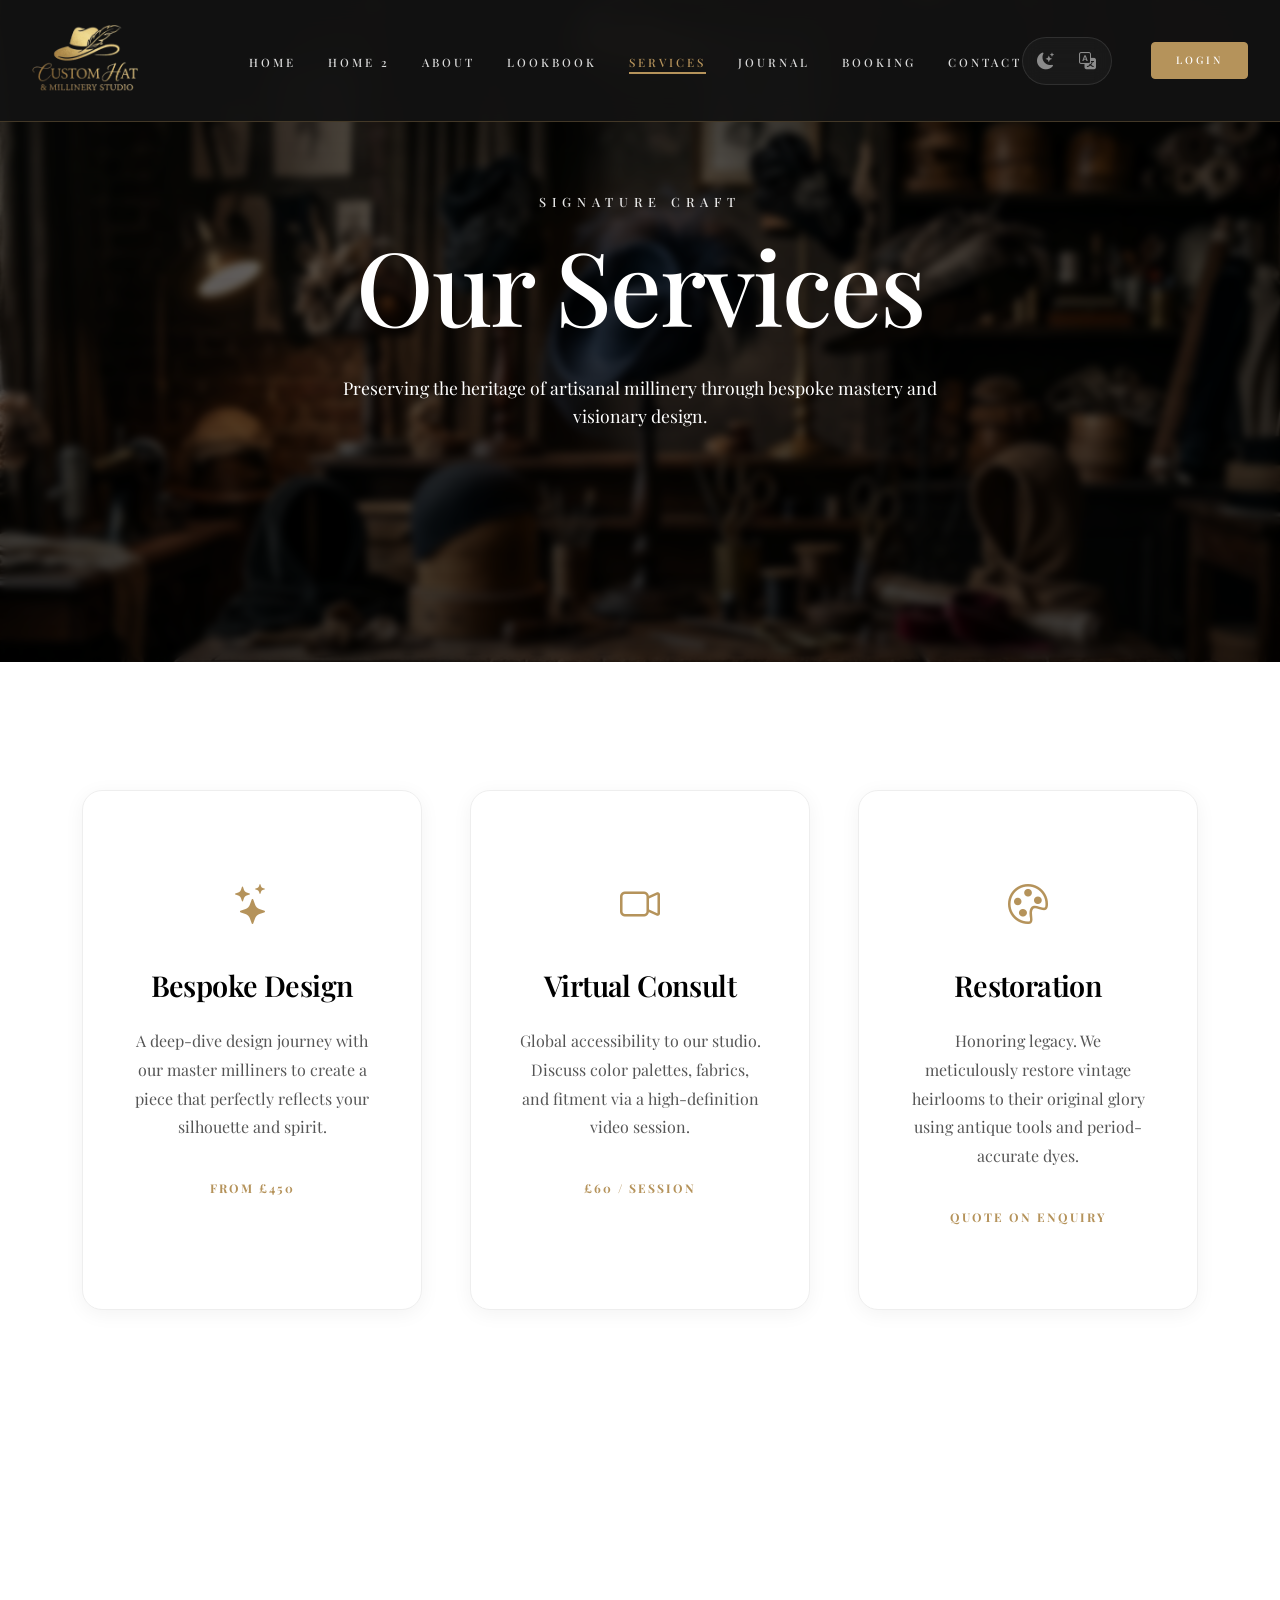
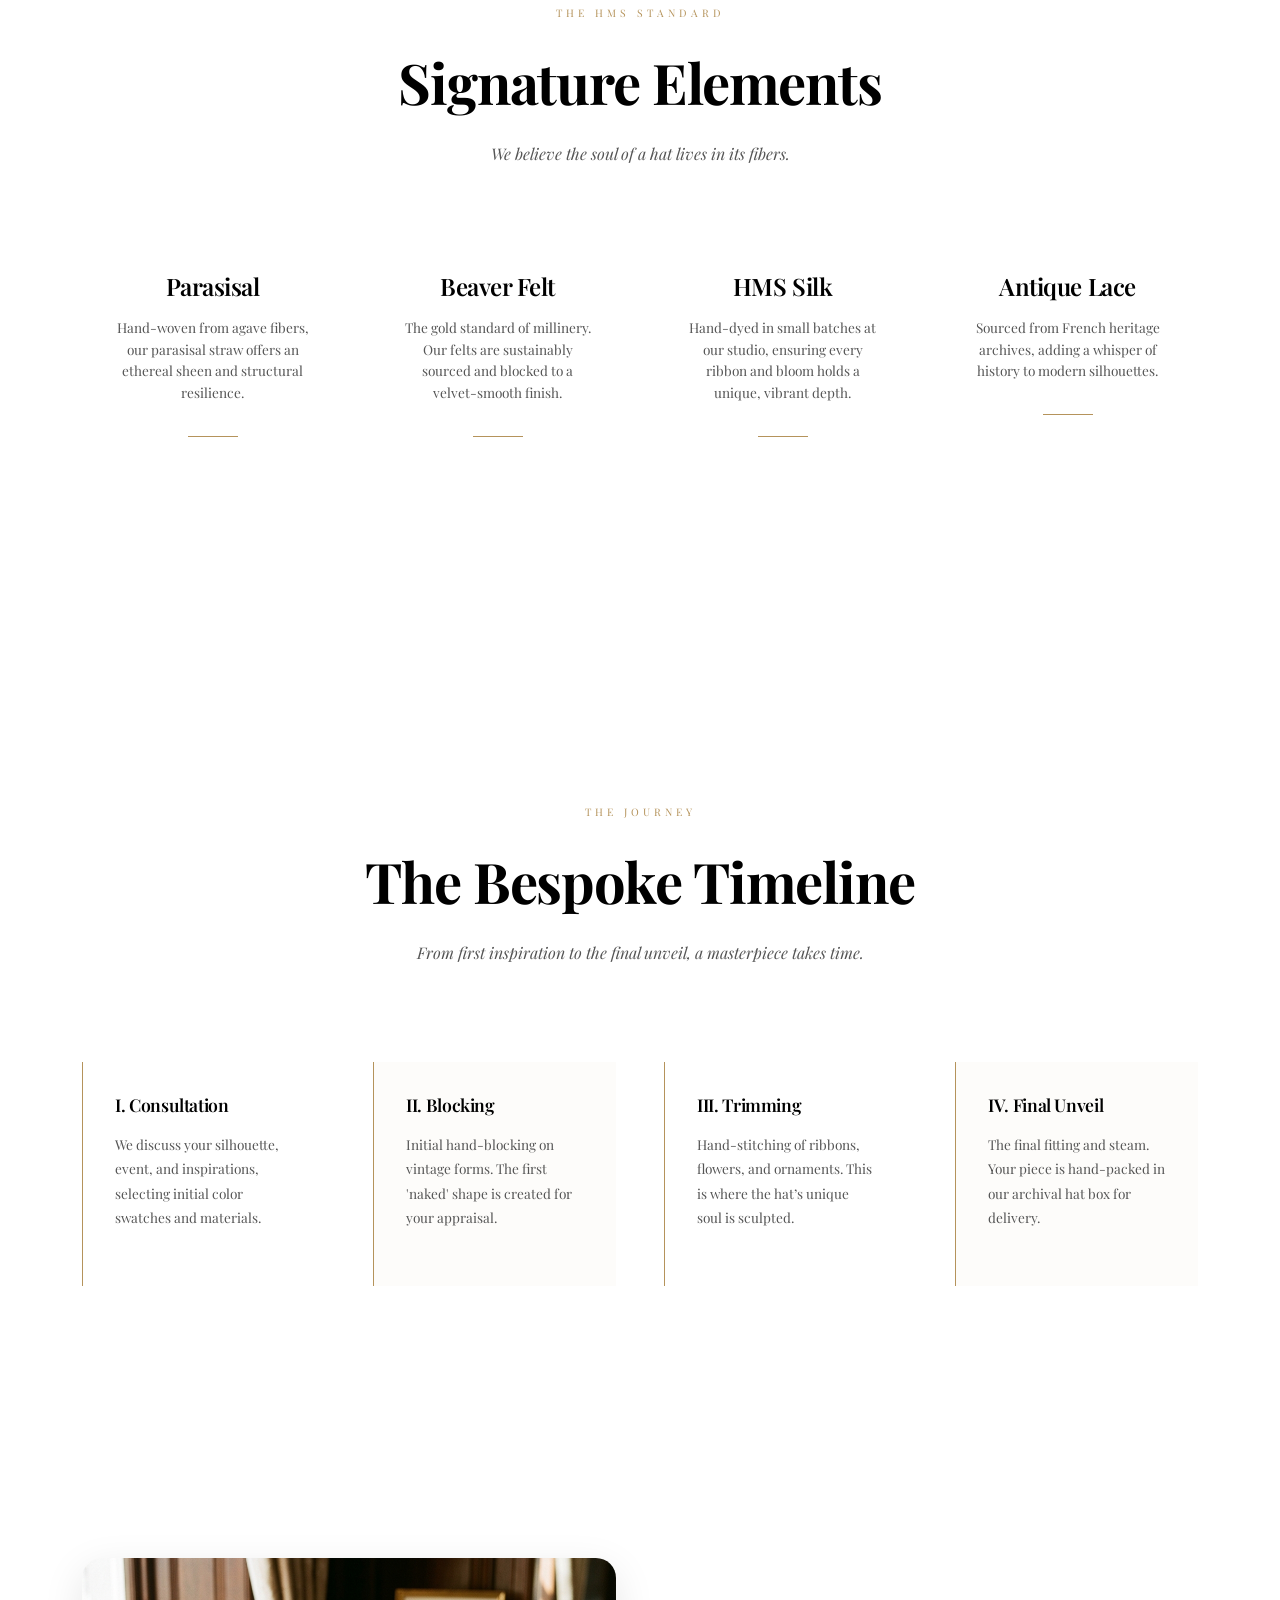
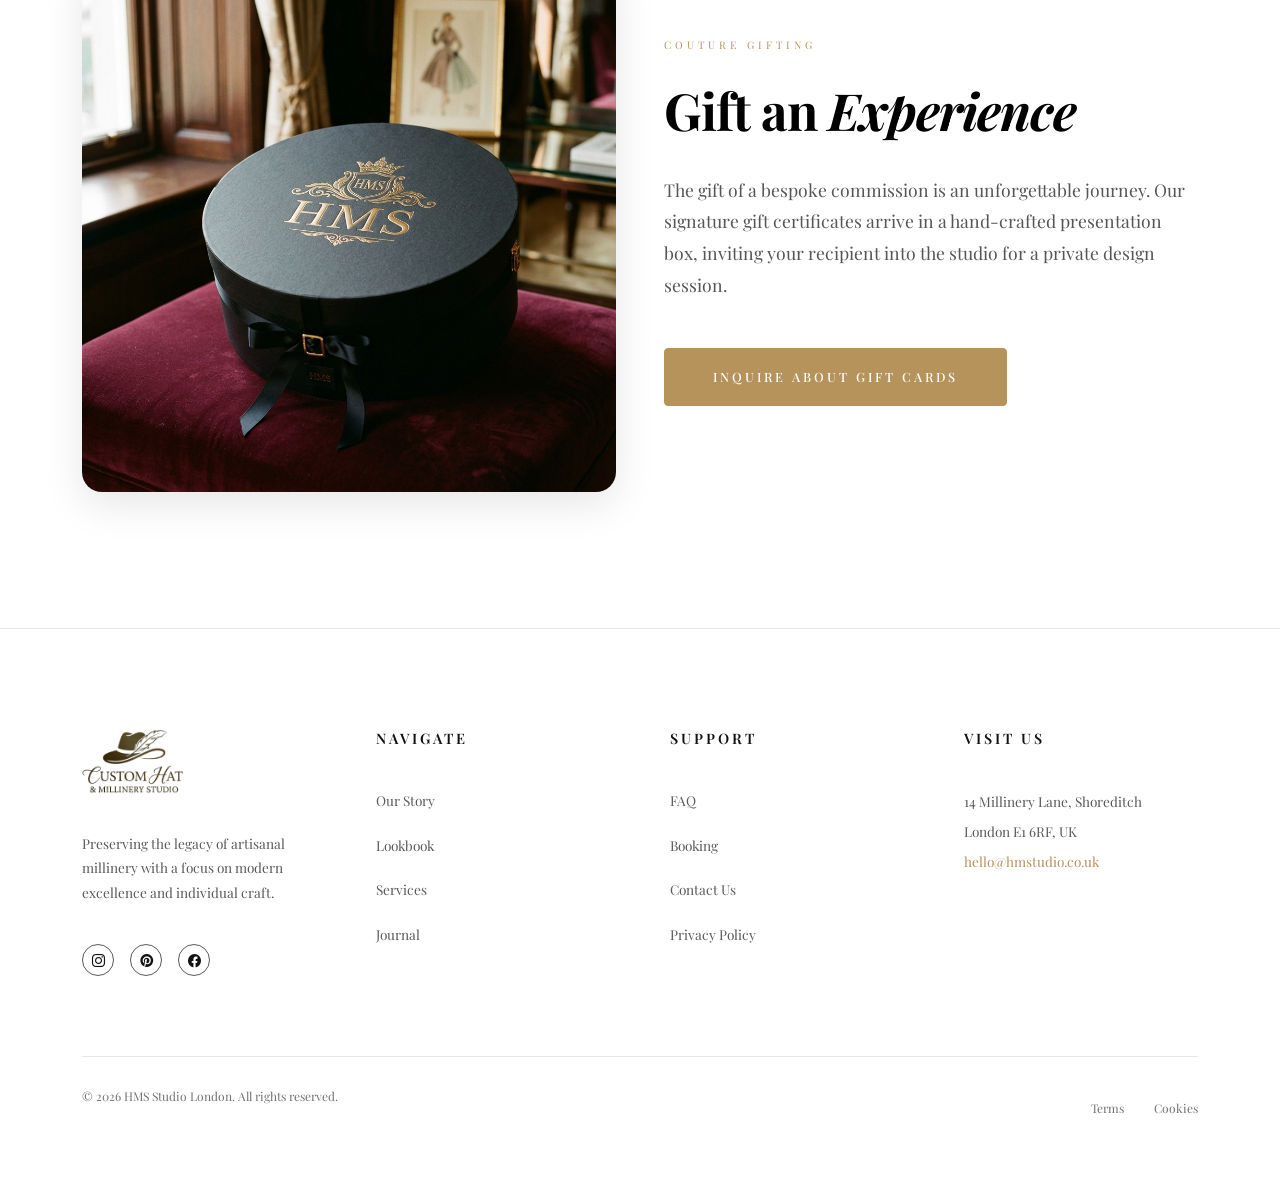
<file: pages/services.html>
<!DOCTYPE html>
<html lang="en" dir="ltr" data-theme="light">

<head>
  <meta charset="UTF-8" />
  <meta name="viewport" content="width=device-width, initial-scale=1.0" />
  <title>Services | HMS Studio</title>
  <meta name="description"
    content="Explore our bespoke millinery services, virtual consultations, bridal fittings, and hat restoration in London." />

  <link rel="stylesheet" href="https://cdn.jsdelivr.net/npm/bootstrap@5.3.3/dist/css/bootstrap.min.css" />
  <link rel="stylesheet" href="https://cdn.jsdelivr.net/npm/bootstrap-icons@1.11.3/font/bootstrap-icons.min.css" />
  <link rel="stylesheet" href="../assets/css/style.css" />
  <!-- Favicon -->
  <link rel="icon" type="image/png" href="../assets/images/download (1).png" />
</head>

<body>

  <!-- <div id="page-loader"
    style="position:fixed;inset:0;background:#fff;z-index:9999;display:flex;align-items:center;justify-content:center;transition:opacity 0.6s ease;">
    <div style="font-family:'Playfair Display',serif;font-size:2rem;letter-spacing:4px;color:#121212;">HMS</div>
  </div> -->

  <!-- ========== NAVBAR ========== -->
  <nav class="luxury-nav">
    <div class="nav-container">
      <a class="navbar-brand" href="../index.html">
        <img src="../assets/images/download (1).png" alt="HMS Studio London" class="studio-logo">
      </a>

      <ul class="nav-links">
        <li><a class="nav-link-luxury" href="../index.html">Home</a></li>
        <li><a class="nav-link-luxury" href="../home2.html">Home 2</a></li>
        <li><a class="nav-link-luxury" href="about.html">About</a></li>
        <li><a class="nav-link-luxury" href="lookbook.html">Lookbook</a></li>
        <li><a class="nav-link-luxury active" href="services.html">Services</a></li>
        <li><a class="nav-link-luxury" href="blog.html">Journal</a></li>
        <li><a class="nav-link-luxury" href="booking.html">Booking</a></li>
        <li><a class="nav-link-luxury" href="contact.html">Contact</a></li>
        <li class="nav-mobile-utility">
          <button class="btn-toggle-hms" data-theme-toggle aria-label="Toggle Theme">
            <span class="theme-icon"><i class="bi bi-moon-stars-fill"></i></span>
          </button>
          <button class="btn-toggle-hms" data-rtl-toggle aria-label="Toggle RTL">
            <i class="bi bi-translate"></i>
          </button>
        </li>
      </ul>

      <div class="nav-controls">
        <div class="nav-utility-group">
          <button class="btn-toggle-hms" data-theme-toggle>
            <span class="theme-icon"><i class="bi bi-moon-stars-fill"></i></span>
          </button>
          <button class="btn-toggle-hms" data-rtl-toggle>
            <i class="bi bi-translate"></i>
          </button>
        </div>
        <a href="login.html" class="btn-luxury" style="padding: 0.6rem 1.5rem; font-size: 0.65rem;">Login</a>

        <button class="nav-hamburger" aria-label="Menu Toggle">
          <span></span>
          <span></span>
          <span></span>
        </button>
      </div>
    </div>
  </nav>

  <style>
    :root {
      --clr-gold-soft: #b5935b;
      --clr-champagne: #f7e7ce;
      --radius-lg: 20px;
    }

    .services-nav-spacer {
      height: 100px;
      display: block;
    }

    .services-hero h1,
    .services-hero p,
    .services-hero span {
      color: #fff !important;
    }


    .services-hero {
      position: relative;
      padding: 12rem 0;
      background: url('../assets/images/services_hero_bg_dark.png') no-repeat center center/cover fixed;
      display: flex;
      align-items: center;
      justify-content: center;
      text-align: center;
    }

    .services-hero::before {
      content: '';
      position: absolute;
      inset: 0;
      background: linear-gradient(to bottom, rgba(0, 0, 0, 0.5) 0%, rgba(0, 0, 0, 0.75) 100%);
      backdrop-filter: blur(4px);
      z-index: 1;
    }

    .hero-content {
      position: relative;
      z-index: 2;
      max-width: 800px;
      padding: 0 2rem;
    }

    .hero-content h1 {
      color: #fff;
    }

    .service-grid {
      padding: 8rem 0;
      background: var(--clr-bg);
      position: relative;
      transition: background-color 0.4s ease;
    }

    .glass-card {
      background: var(--clr-surface);
      backdrop-filter: blur(15px);
      border: 1px solid var(--clr-border);
      padding: 5rem 3rem;
      border-radius: var(--radius-lg);
      text-align: center;
      transition: all 0.6s cubic-bezier(0.16, 1, 0.3, 1);
      height: 100%;
      box-shadow: var(--shadow-sm);
    }

    .glass-card:hover {
      transform: translateY(-15px);
      background: var(--clr-surface);
      box-shadow: var(--shadow-md);
      border-color: var(--clr-gold-soft);
    }

    .signature-section {
      padding: 10rem 0;
      background: var(--clr-bg-alt);
      position: relative;
      transition: background-color 0.4s ease;
    }

    .material-item {
      text-align: center;
      padding: 2rem;
    }

    .material-item h4 {
      font-size: 1.5rem;
      font-weight: var(--fw-semibold);
      margin-bottom: 1rem;
      color: var(--clr-heading);
    }

    .material-item p {
      font-size: 0.85rem;
      color: var(--clr-text-muted);
      line-height: 1.6;
    }

    .gold-divider {
      width: 50px;
      height: 1px;
      background: var(--clr-gold-soft);
      margin: 2rem auto;
    }
  </style>



  <header class="services-hero">
    <div class="hero-content reveal">
      <span class="hero-eyebrow">Signature Craft</span>
      <h1 class="hero-title">Our Services</h1>
      <p class="hero-description">
        Preserving the heritage of artisanal
        millinery through bespoke mastery and visionary design.
      </p>
    </div>
  </header>

  <!-- ========== SERVICE OFFERINGS ========== -->
  <section class="service-grid">
    <div class="container">
      <div class="row g-5">
        <div class="col-lg-4 reveal">
          <div class="glass-card">
            <i class="bi bi-stars"
              style="font-size: 2.5rem; color: var(--clr-gold-soft); margin-bottom: 2rem; display: block;"></i>
            <h3
              style="font-size: 1.8rem; font-weight: var(--fw-semibold); margin-bottom: 1.5rem; color: var(--clr-heading);">
              Bespoke Design
            </h3>
            <p style="color: var(--clr-text-muted); font-weight: 300; line-height: 1.8; margin-bottom: 2rem;">A
              deep-dive design journey
              with our master milliners to create a piece that perfectly reflects your silhouette and spirit.</p>
            <span
              style="font-size: 0.75rem; letter-spacing: 2px; text-transform: uppercase; color: var(--clr-gold-soft); font-weight: 700;">From
              £450</span>
          </div>
        </div>
        <div class="col-lg-4 reveal">
          <div class="glass-card">
            <i class="bi bi-camera-video"
              style="font-size: 2.5rem; color: var(--clr-gold-soft); margin-bottom: 2rem; display: block;"></i>
            <h3
              style="font-size: 1.8rem; font-weight: var(--fw-semibold); margin-bottom: 1.5rem; color: var(--clr-heading);">
              Virtual
              Consult</h3>
            <p style="color: var(--clr-text-muted); font-weight: 300; line-height: 1.8; margin-bottom: 2rem;">Global
              accessibility to our
              studio. Discuss color palettes, fabrics, and fitment via a high-definition video session.</p>
            <span
              style="font-size: 0.75rem; letter-spacing: 2px; text-transform: uppercase; color: var(--clr-gold-soft); font-weight: 700;">£60
              / Session</span>
          </div>
        </div>
        <div class="col-lg-4 reveal">
          <div class="glass-card">
            <i class="bi bi-palette"
              style="font-size: 2.5rem; color: var(--clr-gold-soft); margin-bottom: 2rem; display: block;"></i>
            <h3
              style="font-size: 1.8rem; font-weight: var(--fw-semibold); margin-bottom: 1.5rem; color: var(--clr-heading);">
              Restoration
            </h3>
            <p style="color: var(--clr-text-muted); font-weight: 300; line-height: 1.8; margin-bottom: 2rem;">Honoring
              legacy. We
              meticulously restore vintage heirlooms to their original glory using antique tools and period-accurate
              dyes.</p>
            <span
              style="font-size: 0.75rem; letter-spacing: 2px; text-transform: uppercase; color: var(--clr-gold-soft); font-weight: 700;">Quote
              on Enquiry</span>
          </div>
        </div>
      </div>
    </div>
  </section>

  <!-- ========== SIGNATURE MATERIALS SECTION ========== -->
  <section class="signature-section">
    <div class="container">
      <div class="text-center mb-5 reveal">
        <span
          style="font-size: 0.65rem; text-transform: uppercase; letter-spacing: 4px; color: var(--clr-gold-soft);">The
          HMS Standard</span>
        <h2 style="font-size: 3.5rem; margin: 1.5rem 0; color: var(--clr-heading); font-weight: var(--fw-bold);">
          Signature Elements</h2>
        <p style="color: var(--clr-text-muted); font-style: italic;">We believe the soul of a hat lives in its fibers.
        </p>
      </div>

      <div class="row g-4 mt-5">
        <div class="col-md-3 reveal">
          <div class="material-item">
            <h4>Parasisal</h4>
            <p>Hand-woven from agave fibers, our parasisal straw offers an ethereal sheen and structural
              resilience.</p>
            <div class="gold-divider"></div>
          </div>
        </div>
        <div class="col-md-3 reveal">
          <div class="material-item">
            <h4>Beaver Felt</h4>
            <p>The gold standard of millinery. Our felts are sustainably sourced and blocked to a velvet-smooth finish.
            </p>
            <div class="gold-divider"></div>
          </div>
        </div>
        <div class="col-md-3 reveal">
          <div class="material-item">
            <h4>HMS Silk</h4>
            <p>Hand-dyed in small batches at our studio, ensuring every ribbon and bloom holds a unique, vibrant depth.
            </p>
            <div class="gold-divider"></div>
          </div>
        </div>
        <div class="col-md-3 reveal">
          <div class="material-item">
            <h4>Antique Lace</h4>
            <p>Sourced from French heritage archives, adding a whisper of history to modern silhouettes.</p>
            <div class="gold-divider"></div>
          </div>
        </div>
      </div>
    </div>
  </section>
  <!-- ========== BESPOKE TIMELINE ========== -->
  <section class="section-pad" style="background:var(--clr-surface); position:relative; overflow:hidden;">
    <div class="container">
      <div class="text-center mb-5 reveal">
        <span
          style="font-size: 0.65rem; text-transform: uppercase; letter-spacing: 4px; color: var(--clr-gold-soft);">The
          Journey</span>
        <h2 style="font-size: 3.5rem; margin: 1.5rem 0; color: var(--clr-heading); font-weight: var(--fw-bold);">
          The Bespoke Timeline</h2>
        <p style="color: var(--clr-text-muted); font-style: italic;">From first inspiration to the final unveil, a
          masterpiece takes time.</p>
      </div>

      <div class="row g-5 mt-5">
        <div class="col-md-3 reveal">
          <div style="padding:2rem; border-left:1.5px solid var(--clr-gold-soft);">
            <h4 style="margin-bottom:1rem; font-size: 1.1rem; font-weight: var(--fw-semibold);">I. Consultation
            </h4>
            <p style="font-size:0.85rem; color:var(--clr-text-muted); font-weight:300; line-height: 1.8;">We discuss
              your
              silhouette, event, and inspirations, selecting initial color swatches and materials.</p>
          </div>
        </div>
        <div class="col-md-3 reveal">
          <div style="padding:2rem; border-left:1.5px solid var(--clr-gold-soft); background:rgba(181, 147, 91, 0.03);">
            <h4 style="margin-bottom:1rem; font-size: 1.1rem; font-weight: var(--fw-semibold);">II. Blocking</h4>
            <p style="font-size:0.85rem; color:var(--clr-text-muted); font-weight:300; line-height: 1.8;">Initial
              hand-blocking on vintage forms. The first 'naked' shape is created for your appraisal.</p>
          </div>
        </div>
        <div class="col-md-3 reveal">
          <div style="padding:2rem; border-left:1.5px solid var(--clr-gold-soft);">
            <h4 style="margin-bottom:1rem; font-size: 1.1rem; font-weight: var(--fw-semibold);">III. Trimming
            </h4>
            <p style="font-size:0.85rem; color:var(--clr-text-muted); font-weight:300; line-height: 1.8;">Hand-stitching
              of ribbons, flowers, and ornaments. This is where the hat’s unique soul is sculpted.</p>
          </div>
        </div>
        <div class="col-md-3 reveal">
          <div style="padding:2rem; border-left:1.5px solid var(--clr-gold-soft); background:rgba(181, 147, 91, 0.03);">
            <h4 style="margin-bottom:1rem; font-size: 1.1rem; font-weight: var(--fw-semibold);">IV. Final Unveil
            </h4>
            <p style="font-size:0.85rem; color:var(--clr-text-muted); font-weight:300; line-height: 1.8;">The final
              fitting and steam. Your piece is hand-packed in our archival hat box for delivery.</p>
          </div>
        </div>
      </div>
    </div>
  </section>

  <!-- ========== GIFT CARDS / CURIATED GIFTS ========== -->
  <section class="section-pad" style="background:var(--clr-bg-alt);">
    <div class="container">
      <div class="row align-items-center g-5">
        <div class="col-lg-6 reveal">
          <img src="../assets/images/hms_gift_box.png" alt="HMS Luxury Gift Packaging"
            style="width:100%; border-radius:var(--radius-lg); box-shadow: var(--shadow-md);">
        </div>
        <div class="col-lg-6 reveal text-center text-lg-start">
          <span
            style="font-size: 0.65rem; text-transform: uppercase; letter-spacing: 4px; color: var(--clr-gold-soft); display: block; margin-bottom: 1.5rem;">Couture
            Gifting</span>
          <h2 style="font-size: 3.2rem; margin-bottom: 2rem; font-weight: var(--fw-bold);">Gift an
            <em>Experience</em>
          </h2>
          <p
            style="font-size: 1.1rem; color: var(--clr-text-muted); margin-bottom: 3rem; font-weight: 300; line-height: 1.8;">
            The gift of a bespoke commission is an unforgettable journey. Our signature gift certificates arrive in a
            hand-crafted presentation box, inviting your recipient into the studio for a private design session.
          </p>
          <a href="contact.html" class="btn-luxury">Inquire About Gift Cards</a>
        </div>
      </div>
    </div>
  </section>

  <!-- ========== FOOTER ========== -->
  <footer class="luxury-footer">
    <div class="container">
      <div class="footer-grid">
        <!-- Brand Col -->
        <div class="reveal">
          <a href="../index.html" class="navbar-brand">
            <img src="../assets/images/download (1).png" alt="HMS Studio Logo" class="footer-brand-logo">
          </a>
          <p class="footer-tagline">
            Preserving the legacy of artisanal millinery with a focus on modern excellence and individual craft.
          </p>
          <div class="d-flex gap-3">
            <a href="#" class="footer-social-link"><i class="bi bi-instagram"></i></a>
            <a href="#" class="footer-social-link"><i class="bi bi-pinterest"></i></a>
            <a href="#" class="footer-social-link"><i class="bi bi-facebook"></i></a>
          </div>
        </div>

        <!-- Navigate -->
        <div class="reveal">
          <h4 class="footer-heading">Navigate</h4>
          <ul class="footer-list">
            <li class="footer-list-item"><a href="about.html" class="footer-nav-link">Our Story</a></li>
            <li class="footer-list-item"><a href="lookbook.html" class="footer-nav-link">Lookbook</a></li>
            <li class="footer-list-item"><a href="services.html" class="footer-nav-link">Services</a></li>
            <li class="footer-list-item"><a href="blog.html" class="footer-nav-link">Journal</a></li>
          </ul>
        </div>

        <!-- Support -->
        <div class="reveal">
          <h4 class="footer-heading">Support</h4>
          <ul class="footer-list">
            <li class="footer-list-item"><a href="faq.html" class="footer-nav-link">FAQ</a></li>
            <li class="footer-list-item"><a href="booking.html" class="footer-nav-link">Booking</a></li>
            <li class="footer-list-item"><a href="contact.html" class="footer-nav-link">Contact Us</a></li>
            <li class="footer-list-item"><a href="#" class="footer-nav-link">Privacy Policy</a></li>
          </ul>
        </div>

        <!-- Visit Us -->
        <div class="reveal">
          <h4 class="footer-heading">Visit Us</h4>
          <p class="footer-description">
            14 Millinery Lane, Shoreditch <br>
            London E1 6RF, UK <br>
            <a href="mailto:hello@hmstudio.co.uk" class="footer-email-link">hello@hmstudio.co.uk</a>
          </p>
        </div>
      </div>

      <!-- Bottom Bar -->
      <div class="footer-bottom">
        <p class="footer-copyright">© 2026 HMS Studio London. All rights reserved.</p>
        <div class="footer-bottom-links">
          <a href="#" class="footer-meta-link">Terms</a>
          <a href="#" class="footer-meta-link">Cookies</a>
        </div>
      </div>
    </div>
  </footer>

  <script src="https://cdn.jsdelivr.net/npm/bootstrap@5.3.3/dist/js/bootstrap.bundle.min.js"></script>
  <script src="../assets/js/script.js"></script>
</body>

</html>
</file>
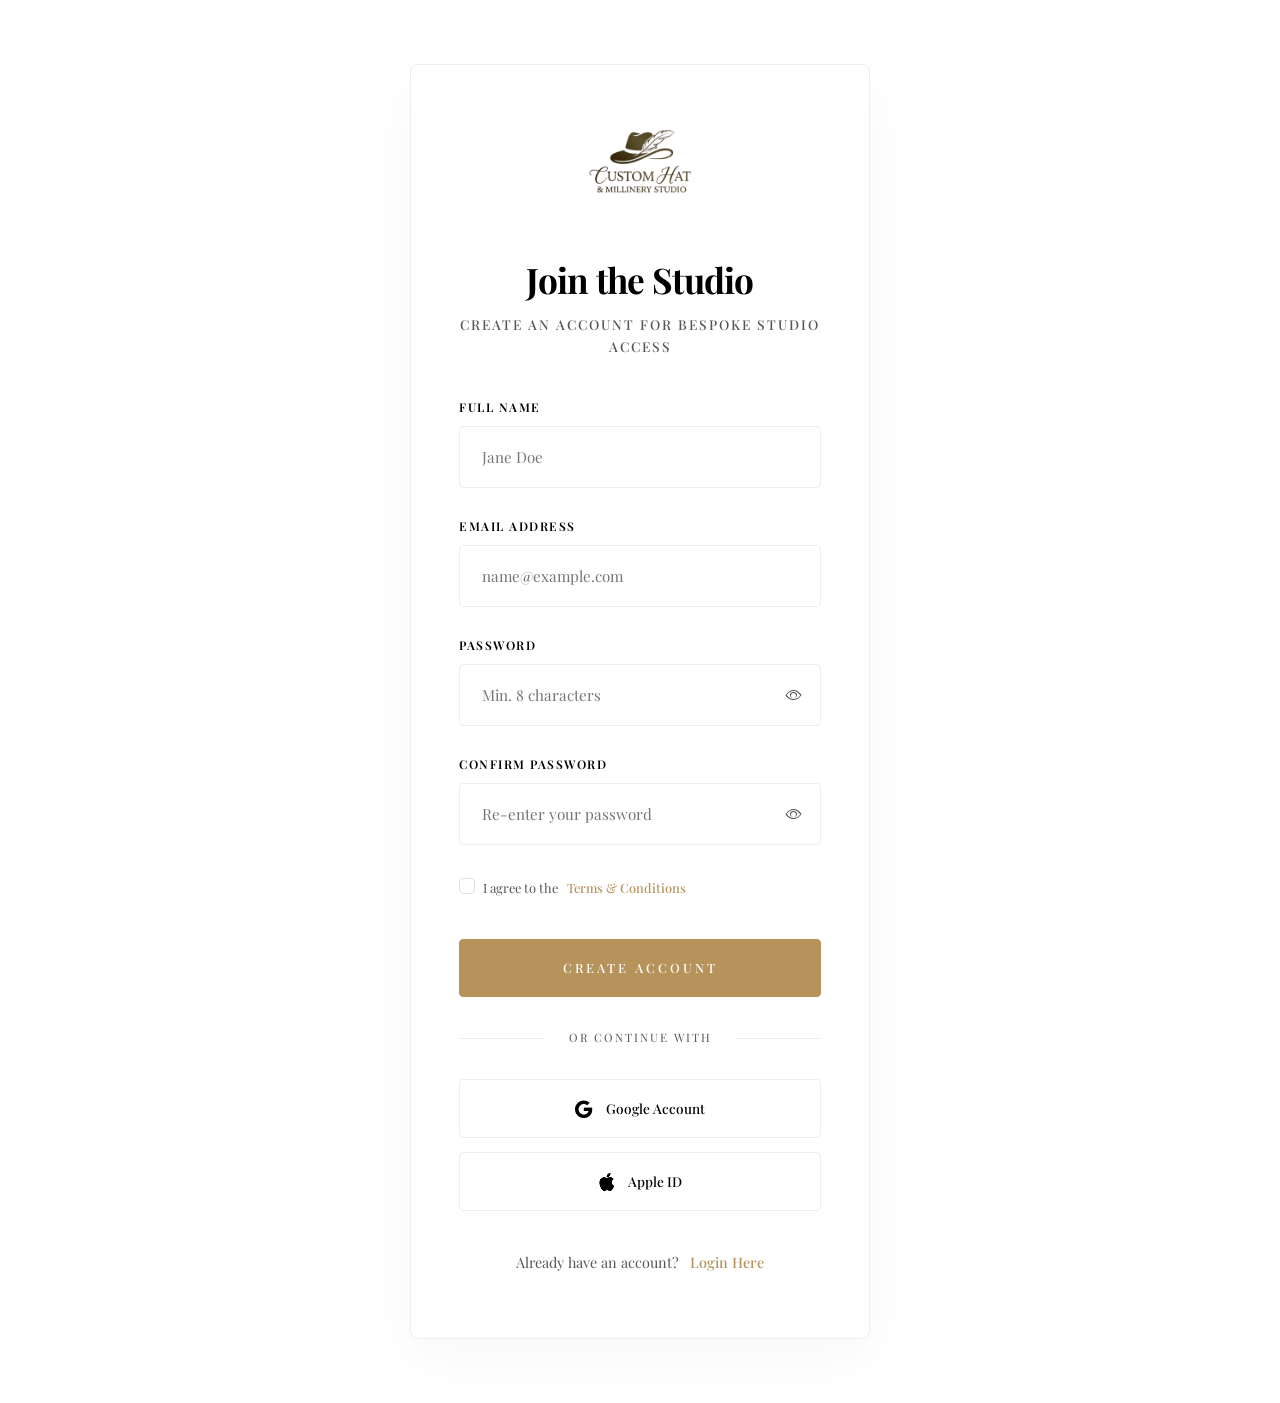
<file: pages/signup.html>
<!DOCTYPE html>
<html lang="en" dir="ltr" data-theme="light">

<head>
  <meta charset="UTF-8" />
  <meta name="viewport" content="width=device-width, initial-scale=1.0" />
  <title>Sign Up | HMS Studio</title>
  <link rel="stylesheet" href="https://cdn.jsdelivr.net/npm/bootstrap@5.3.3/dist/css/bootstrap.min.css" />
  <link rel="stylesheet" href="https://cdn.jsdelivr.net/npm/bootstrap-icons@1.11.3/font/bootstrap-icons.min.css" />
  <link rel="stylesheet" href="../assets/css/style.css" />
  <!-- Favicon -->
  <link rel="icon" type="image/png" href="../assets/images/download (1).png" />
</head>

<body>

  <!-- <div id="page-loader"
    style="position:fixed;inset:0;background:#fff;z-index:9999;display:flex;align-items:center;justify-content:center;transition:opacity 0.6s ease;">
    <div style="font-family:'Playfair Display',serif;font-size:2rem;letter-spacing:4px;color:#121212;">
      <img src="../assets/images/download (1).png" alt="HMS Studio Logo" style="height: 60px;">
    </div>
  </div> -->

  <!-- ========== AUTH SECTION ========== -->
  <main class="auth-container">
    <div class="auth-card reveal">
      <div class="text-center mb-5">
        <a href="../index.html" class="auth-logo-link">
          <img src="../assets/images/download (1).png" alt="HMS Studio London" class="studio-logo"
            style="height: 65px; margin-bottom: 1rem;">
        </a>
      </div>

      <h1 class="auth-title">Join the Studio</h1>
      <p class="auth-subtitle">Create an account for bespoke studio access</p>

      <form id="signup-form">
        <div class="form-group">
          <label class="form-label">Full Name</label>
          <input type="text" class="form-input" placeholder="Jane Doe" required>
        </div>

        <div class="form-group">
          <label class="form-label">Email Address</label>
          <input type="email" class="form-input" placeholder="name@example.com" required>
        </div>

        <div class="form-group">
          <label class="form-label">Password</label>
          <div class="password-wrapper">
            <input type="password" class="form-input" placeholder="Min. 8 characters" required>
            <span class="toggle-password" aria-label="Toggle password visibility">
              <i class="bi bi-eye"></i>
            </span>
          </div>
        </div>

        <div class="form-group">
          <label class="form-label">Confirm Password</label>
          <div class="password-wrapper">
            <input type="password" class="form-input" placeholder="Re-enter your password" required>
            <span class="toggle-password" aria-label="Toggle password visibility">
              <i class="bi bi-eye"></i>
            </span>
          </div>
        </div>

        <div class="mb-4">
          <div class="form-check">
            <input class="form-check-input" type="checkbox" id="termsAgree" required>
            <label class="form-check-label" for="termsAgree" style="font-size: 0.8rem; color: var(--clr-text-muted);">
              I agree to the <a href="#" class="auth-link">Terms & Conditions</a>
            </label>
          </div>
        </div>

        <button type="submit" class="btn-luxury btn-auth">Create Account</button>
      </form>

      <div class="auth-divider">or continue with</div>

      <div class="social-auth">
        <a href="#" class="btn-social">
          <i class="bi bi-google"></i> Google Account
        </a>
        <a href="#" class="btn-social">
          <i class="bi bi-apple"></i> Apple ID
        </a>
      </div>

      <div class="auth-footer">
        Already have an account? <a href="login.html" class="auth-link">Login Here</a>
      </div>

    </div>
  </main>

  <script src="https://cdn.jsdelivr.net/npm/bootstrap@5.3.3/dist/js/bootstrap.bundle.min.js"></script>
  <script src="../assets/js/script.js"></script>
</body>

</html>
</file>
<file: assets/css/style.css>
@import 'typography.css';

/* ============================================================
   Custom Hat & Millinery Studio — style.css (Redesign)
   Premium Luxury & High-Fashion Aesthetic
   ============================================================ */

/* ---------- CSS Custom Properties ---------- */
:root {
  /* Light Mode (Pure White & Gold) */
  --clr-bg: #ffffff;
  --clr-bg-alt: #ffffff;
  --clr-surface: #ffffff;
  --clr-border: #eeeeee;
  --clr-text: #000000;
  --clr-text-muted: #555555;
  --clr-heading: #000000;
  --clr-accent: #b5935b;
  --clr-accent-rgb: 181, 147, 91;
  --clr-accent-gold: #b5935b;
  --clr-nav-bg: rgba(255, 255, 255, 0.98);
  --clr-glass: rgba(255, 255, 255, 0.8);
  --clr-card: #ffffff;
  --clr-overlay: rgba(0, 0, 0, 0.05);

  /* Theme-Independent Brand Colors (Fixed for Buttons) */
  --clr-brand-gold: #b5935b;
  --clr-brand-gold-rgb: 181, 147, 91;

  /* Typography (Unified to Playfair Display) */
  --ff-primary: 'Playfair Display', serif;
  --ff-heading: 'Playfair Display', serif;

  /* Layout & Animation */
  --container-width: 1400px;
  --radius-sm: 4px;
  --radius-md: 8px;
  --radius-lg: 16px;
  --radius-xl: 32px;
  --shadow-sm: 0 4px 20px rgba(0, 0, 0, 0.05);
  --shadow-md: 0 12px 40px rgba(0, 0, 0, 0.1);
  --transition: 0.45s cubic-bezier(0.22, 1, 0.36, 1);
  --transition-fast: 0.25s linear;

  /* Footer Theme (Light) */
  --clr-footer-bg: #ffffff;
  --clr-footer-text: #121212;
  --clr-footer-sub: rgba(18, 18, 18, 0.7);
  --clr-footer-meta: rgba(18, 18, 18, 0.6);
  --clr-footer-border: rgba(18, 18, 18, 0.1);
}

/* ---------- Dark Mode (Obsidian & Bronze) ---------- */
[data-theme="dark"] {
  --clr-bg: #000000;
  --clr-bg-alt: #000000;
  --clr-surface: #050505;
  --clr-border: #222222;
  --clr-text: #ffffff;
  --clr-text-muted: #999999;
  --clr-heading: #ffffff;
  --clr-accent: #b5935b;
  --clr-accent-rgb: 181, 147, 91;
  --clr-nav-bg: rgba(0, 0, 0, 0.98);
  --clr-glass: rgba(0, 0, 0, 0.8);
  --clr-card: #080808;
  --clr-overlay: rgba(0, 0, 0, 0.85);

  /* Footer Theme (Dark) */
  --clr-footer-bg: #0a0a0a;
  --clr-footer-text: #ffffff;
  --clr-footer-sub: rgba(255, 255, 255, 0.5);
  --clr-footer-meta: rgba(255, 255, 255, 0.3);
  --clr-footer-border: rgba(255, 255, 255, 0.05);
}

/* ---------- Base Styles ---------- */
.back-to-top:hover {
  background: var(--clr-brand-gold) !important;
  transform: scale(1.1);
  box-shadow: 0 5px 15px rgba(0, 0, 0, 0.2);
}

*,
*::before,
*::after {
  box-sizing: border-box;
  margin: 0;
  padding: 0;
}

html {
  scroll-behavior: smooth;
  font-size: 16px;
  overflow-x: hidden;
  width: 100%;
  position: relative;
}

body {
  font-family: var(--ff-primary);
  background-color: var(--clr-bg);
  color: var(--clr-text);
  line-height: var(--lh-base);
  transition: background-color var(--transition), color var(--transition);
  -webkit-font-smoothing: antialiased;
  overflow-x: hidden;
  width: 100%;
  position: relative;
}

/* RTL Global Support */
[dir="rtl"] {
  direction: rtl;
  text-align: right;
}

[dir="rtl"] .ms-auto {
  margin-right: auto !important;
  margin-left: 0 !important;
}

[dir="rtl"] .me-auto {
  margin-left: auto !important;
  margin-right: 0 !important;
}

/* ---------- Typography ---------- */
h1,
h2,
h3,
h4,
h5,
h6 {
  font-family: var(--ff-heading);
  font-weight: var(--fw-medium);
  letter-spacing: -0.02em;
  color: var(--clr-heading);
  margin-bottom: 1.5rem;
}

.script-font {
  font-style: italic;
  font-size: 1.4em;
}

p {
  font-weight: var(--fw-light);
  font-size: var(--fs-base);
  margin-bottom: 1.5rem;
}

a {
  color: inherit;
  text-decoration: none;
  transition: all var(--transition-fast);
}

.text-accent {
  color: var(--clr-accent);
}

.text-gold {
  color: var(--clr-accent-gold);
}

.text-muted {
  color: var(--clr-text-muted) !important;
}

/* ---------- Utilities ---------- */
.glass {
  background: var(--clr-glass);
  backdrop-filter: blur(12px) saturate(180%);
  -webkit-backdrop-filter: blur(12px) saturate(180%);
  border: 1px solid rgba(255, 255, 255, 0.1);
}

[data-theme="dark"] .glass {
  border: 1px solid rgba(255, 244, 244, 0.05);
}

.reveal {
  opacity: 0;
  transform: translateY(30px);
  transition: all 0.8s cubic-bezier(0.22, 1, 0.36, 1);
}

.reveal.visible {
  opacity: 1;
  transform: translateY(0);
}

/* ---------- Authentication Section ---------- */
.auth-container {
  min-height: 100vh;
  display: flex;
  align-items: center;
  justify-content: center;
  padding: 4rem 2rem;
  background: radial-gradient(circle at center, var(--clr-bg) 0%, var(--clr-bg-alt) 100%);
  position: relative;
}

.auth-card {
  position: relative;
  z-index: 2;
  width: 100%;
  max-width: 460px;
  padding: 4rem 3rem;
  background: var(--clr-surface);
  border: 1px solid var(--clr-border);
  border-radius: var(--radius-md);
  box-shadow: 0 20px 60px rgba(0, 0, 0, 0.03);
}

.auth-card .navbar-brand {
  display: block !important;
  text-align: center;
  margin-right: 0 !important;
  float: none !important;
  width: 100%;
}

.auth-title {
  font-family: var(--ff-heading);
  font-size: 2.2rem;
  font-weight: var(--fw-bold);
  margin-bottom: 0.75rem;
  text-align: center;
}

.auth-subtitle {
  font-size: 0.85rem;
  color: var(--clr-text-muted);
  text-align: center;
  margin-bottom: 2.5rem;
  letter-spacing: 2px;
  text-transform: uppercase;
  font-weight: var(--fw-medium);
}

.form-group {
  margin-bottom: 1.8rem;
}

.form-label {
  display: block;
  font-size: 0.75rem;
  font-weight: var(--fw-semibold);
  letter-spacing: 1.5px;
  text-transform: uppercase;
  margin-bottom: 0.6rem;
  color: var(--clr-text);
}

.form-input {
  width: 100%;
  padding: 1.1rem 1.4rem;
  background: var(--clr-bg-alt);
  border: 1px solid var(--clr-border);
  border-radius: var(--radius-sm);
  font-size: 0.95rem;
  color: var(--clr-text);
  transition: all var(--transition);
}

.form-input:focus {
  outline: none;
  border-color: var(--clr-accent);
  background: var(--clr-surface);
  box-shadow: 0 0 0 4px rgba(var(--clr-accent-rgb), 0.1);
}

.btn-auth {
  width: 100%;
  margin-top: 1rem;
}

.auth-footer {
  margin-top: 2.5rem;
  text-align: center;
  font-size: 0.9rem;
  color: var(--clr-text-muted);
}

.auth-link {
  color: var(--clr-accent);
  font-weight: 500;
  margin-left: 0.4rem;
  transition: color var(--transition-fast);
}

.auth-link:hover {
  color: var(--clr-accent-gold);
}

/* ---------- Password Visibility Toggle ---------- */
.password-wrapper {
  position: relative;
}

.toggle-password {
  position: absolute;
  right: 1.2rem;
  top: 50%;
  transform: translateY(-50%);
  cursor: pointer;
  color: var(--clr-text-muted);
  transition: color var(--transition-fast);
  z-index: 10;
  display: flex;
  align-items: center;
  justify-content: center;
}

.toggle-password:hover {
  color: var(--clr-accent);
}

/* ---------- Auth Divider ---------- */
.auth-divider {
  display: flex;
  align-items: center;
  text-align: center;
  margin: 2rem 0;
  color: var(--clr-text-muted);
  font-size: 0.72rem;
  text-transform: uppercase;
  letter-spacing: 2px;
}

.auth-divider::before,
.auth-divider::after {
  content: '';
  flex: 1;
  border-bottom: 1px solid var(--clr-border);
}

.auth-divider:not(:empty)::before {
  margin-right: 1.5rem;
}

.auth-divider:not(:empty)::after {
  margin-left: 1.5rem;
}

/* ---------- Social Auth Buttons ---------- */
.social-auth {
  display: flex;
  flex-direction: column;
  gap: 0.85rem;
}

.btn-social {
  display: flex;
  align-items: center;
  justify-content: center;
  gap: 0.8rem;
  width: 100%;
  padding: 0.9rem;
  background: var(--clr-surface);
  border: 1px solid var(--clr-border);
  border-radius: var(--radius-sm);
  font-size: 0.85rem;
  font-weight: var(--fw-medium);
  color: var(--clr-text);
  transition: all var(--transition);
  text-decoration: none;
}

.btn-social:hover {
  background: var(--clr-brand-gold);
  color: #fff;
  border-color: var(--clr-brand-gold);
  transform: translateY(-2px);
}

.btn-social i {
  font-size: 1.1rem;
}

/* ---------- Buttons & Interactions ---------- */
.btn-luxury {
  display: inline-block;
  padding: 1.1rem 3rem;
  background: var(--clr-brand-gold);
  color: #fff;
  font-size: 0.8rem;
  font-weight: var(--fw-medium);
  letter-spacing: 3px;
  text-transform: uppercase;
  border: 1px solid var(--clr-brand-gold);
  border-radius: var(--radius-sm);
  position: relative;
  overflow: hidden;
  z-index: 1;
}

.btn-luxury::before {
  content: '';
  position: absolute;
  top: 0;
  left: -100%;
  width: 100%;
  height: 100%;
  background: linear-gradient(90deg, transparent, rgba(255, 255, 255, 0.2), transparent);
  transition: 0.6s ease;
  z-index: -1;
}

.btn-luxury:hover::before {
  left: 100%;
}

.btn-luxury:hover {
  background: var(--clr-brand-gold);
  color: #fff;
  border-color: var(--clr-brand-gold);
  transform: translateY(-2px);
  box-shadow: 0 10px 30px rgba(var(--clr-brand-gold-rgb), 0.25);
}

.btn-luxury-outline {
  display: inline-block;
  padding: 1.1rem 3rem;
  background: transparent;
  color: #fff;
  border: 1.5px solid rgba(255, 255, 255, 0.6);
  font-size: 0.8rem;
  font-weight: var(--fw-medium);
  letter-spacing: 3px;
  text-transform: uppercase;
  border-radius: var(--radius-sm);
}

.btn-luxury-outline:hover {
  background: var(--clr-brand-gold);
  color: #fff;
  border-color: var(--clr-brand-gold);
  transform: translateY(-2px);
  box-shadow: 0 10px 30px rgba(var(--clr-brand-gold-rgb), 0.2);
}

/* ============================================================
   HEADER & NAVBAR
   ============================================================ */
.luxury-nav {
  position: sticky;
  top: 0;
  left: 0;
  width: 100%;
  z-index: 1000;
  padding: 1.5rem 0;
  background: #0a0a0a;
  border-bottom: 1px solid rgba(255, 255, 255, 0.08);
  transition: all 0.4s cubic-bezier(0.4, 0, 0.2, 1);
}

.luxury-nav.scrolled {
  padding: 1rem 0;
  background: #050505;
  box-shadow: 0 10px 30px rgba(0, 0, 0, 0.5);
}

.nav-container {
  max-width: var(--container-width);
  margin: 0 auto;
  padding: 0 2rem;
  display: flex;
  align-items: center;
  justify-content: space-between;
}

@media (max-width: 992px) {
  .nav-container {
    padding: 0 1.5rem;
  }
}

@media (max-width: 576px) {
  .nav-container {
    padding: 0 1.25rem;
  }
}

.navbar-brand {
  flex: 1;
  /* Balance with controls for perfect centering */
  font-size: 2.2rem;
  font-weight: var(--fw-bold);
  color: var(--clr-heading) !important;
  display: flex;
  align-items: center;
  padding-bottom: 5px;
  /* Adjusting for the baseline */
}

.nav-links {
  display: flex;
  gap: 2rem;
  list-style: none;
  margin: 0;
  padding: 0;
}

.nav-link-luxury {
  font-size: 0.75rem;
  font-weight: var(--fw-medium);
  text-transform: uppercase;
  letter-spacing: 2px;
  position: relative;
  color: var(--clr-text-muted);
  white-space: nowrap;
}

.nav-link-luxury:hover,
.nav-link-luxury.active {
  color: var(--clr-accent);
}

.nav-link-luxury::after {
  content: '';
  position: absolute;
  bottom: -4px;
  left: 0;
  width: 0;
  height: 1.5px;
  background: var(--clr-accent);
  transition: width 0.3s ease;
}

.nav-link-luxury:hover::after,
.nav-link-luxury.active::after {
  width: 100%;
}

/* Tablet Spacing Optimization (1100px) */
@media (max-width: 1100px) {
  .nav-links {
    gap: 1rem !important;
    /* Narrower gap for tablets */
  }

  .nav-link-luxury {
    font-size: 0.65rem !important;
    letter-spacing: 1px !important;
  }
}

/* Toggle Controls */
.nav-controls {
  flex: 1;
  /* Balance with logo for perfect centering */
  display: flex;
  gap: 1.2rem;
  align-items: center;
  justify-content: flex-end;
  /* Align icons/login to the right */
}

.btn-toggle-ui {
  background: transparent;
  border: 1px solid var(--clr-border);
  color: var(--clr-text);
  padding: 0.45rem 0.9rem;
  border-radius: var(--radius-xl);
  font-size: 0.65rem;
  font-weight: 500;
  letter-spacing: 1px;
  cursor: pointer;
  display: flex;
  align-items: center;
  gap: 8px;
  transition: all var(--transition-fast);
}

.btn-toggle-ui:hover {
  background: var(--clr-brand-gold);
  border-color: var(--clr-brand-gold);
  color: #fff !important;
}

/* ============================================================
   HERO SECTION
   ============================================================ */
.hero-section,
.hero-cinematic {
  position: relative;
  height: 100vh;
  min-height: 800px;
  display: flex;
  align-items: center;
  overflow: hidden;
  background-color: #000;
  transition: background-color var(--transition);
}

.hero-bg-wrapper {
  position: absolute;
  inset: 0;
  z-index: -1;
  overflow: hidden;
  background-color: #000;
}

.hero-bg-wrapper::after {
  content: '';
  position: absolute;
  inset: 0;
  background: linear-gradient(to bottom, rgba(0, 0, 0, 0.6), rgba(0, 0, 0, 0.3), rgba(0, 0, 0, 0.6));
  z-index: 1;
}

.hero-bg {
  width: 100%;
  height: 100%;
  background-image: url('../images/luxury_atelier_hero.png');
  background-size: cover;
  background-position: center;
  filter: brightness(0.65) contrast(1.1);
  opacity: 1;
}

[data-theme="light"] .hero-bg {
  filter: brightness(0.75) contrast(1.05);
  opacity: 0.95;
}

.hero-content-wrapper {
  max-width: var(--container-width);
  margin: 0 auto;
  padding: 0 2rem;
  width: 100%;
}

.hero-inner {
  max-width: 800px;
  text-align: center;
  margin: 0 auto;
}

.hero-inner .d-flex {
  justify-content: center;
}

.hero-eyebrow {
  display: block;
  font-size: 0.8rem;
  font-weight: var(--fw-medium);
  letter-spacing: 6px;
  text-transform: uppercase;
  color: #ffffff;
  margin-bottom: 1.5rem;
  opacity: 0.9;
}

.hero-title {
  font-size: clamp(3.5rem, 8vw, 6.5rem);
  color: #ffffff;
  line-height: 0.95;
  margin-bottom: 2.5rem;
}

.hero-title em {
  font-style: italic;
  color: var(--clr-accent-gold);
}

.hero-description {
  color: rgba(255, 255, 255, 0.8);
  margin-bottom: 2.5rem;
  max-width: 600px;
  margin-inline: auto;
  font-size: 1.1rem;
  line-height: 1.6;
  font-weight: var(--fw-regular);
}

/* ============================================================
   SECTION CONTENT
   ============================================================ */
.section-pad {
  padding: 8.5rem 0;
  position: relative;
  z-index: 1;
}

/* Section Backgrounds with Overlays */
/* Section Backgrounds - Refined for High Contrast */
.section-bg-featured {
  background-color: var(--clr-bg);
  background-image: none;
  /* Removed beige image per user request */
  border-bottom: 1px solid var(--clr-border);
}

.section-bg-philosophy {
  background-color: #000000;
  background-image: none;
  /* Removed for clean black/white look */
  color: #fff;
}

.section-bg-services {
  background-color: var(--clr-bg);
  background-image: none;
}

.section-grid {
  display: grid;
  grid-template-columns: repeat(auto-fill, minmax(300px, 1fr));
  gap: 2.5rem;
}

/* Portfolio Cards - Premium Redesign */
.hat-card {
  background: var(--clr-glass);
  backdrop-filter: blur(12px);
  -webkit-backdrop-filter: blur(12px);
  border: 1px solid rgba(255, 255, 255, 0.1);
  border-radius: var(--radius-md);
  overflow: hidden;
  transition: all var(--transition);
  cursor: pointer;
  position: relative;
  box-shadow: var(--shadow-sm);
}

.hat-card:hover {
  transform: translateY(-12px);
  box-shadow: 0 20px 45px rgba(0, 0, 0, 0.15);
  border-color: var(--clr-accent);
}

.hat-card-img {
  aspect-ratio: 4/5;
  overflow: hidden;
  position: relative;
}

.hat-card-img::after {
  content: '';
  position: absolute;
  inset: 0;
  background: linear-gradient(to bottom, transparent 60%, rgba(0, 0, 0, 0.4));
  opacity: 0;
  transition: opacity 0.5s ease;
}

.hat-card:hover .hat-card-img::after {
  opacity: 1;
}

.hat-card-img img {
  width: 100%;
  height: 100%;
  object-fit: cover;
  transition: transform 1.2s cubic-bezier(0.2, 0, 0, 1);
}

.hat-card:hover .hat-card-img img {
  transform: scale(1.1);
}

.hat-card-body {
  padding: 1.8rem;
  text-align: center;
}

.hat-card-title {
  font-size: 1.4rem;
  margin-bottom: 0.5rem;
}

.hat-card-price {
  font-weight: var(--fw-light);
  color: var(--clr-accent);
  letter-spacing: 1px;
}

/* ============================================================
   FOOTER
   ============================================================ */
.luxury-footer {
  background: var(--clr-bg-alt);
  border-top: 1px solid var(--clr-border);
  padding: 6rem 0 3rem;
}

.footer-grid {
  display: grid;
  grid-template-columns: 2fr 1fr 1fr 1fr;
  gap: 4rem;
  margin-bottom: 4rem;
}

.footer-brand {
  font-size: 2.8rem;
  font-weight: var(--fw-bold);
  margin-bottom: 1rem;
  display: block;
}

.footer-link {
  display: block;
  font-size: 0.9rem;
  font-weight: var(--fw-regular);
  color: var(--clr-text-muted);
  margin-bottom: 0.8rem;
}

.footer-link:hover {
  color: var(--clr-accent);
  transform: translateX(5px);
}

[dir="rtl"] .footer-link:hover {
  transform: translateX(-5px);
}

/* ============================================================
   RESPONSIVE
   ============================================================ */
@media (max-width: 992px) {
  .nav-links {
    display: flex;
    position: fixed;
    top: 0;
    right: -100%;
    width: 80%;
    max-width: 400px;
    height: 100vh;
    background: #0a0a0a;
    flex-direction: column;
    align-items: flex-start;
    padding: 100px 3rem;
    gap: 2rem;
    transition: right 0.5s cubic-bezier(0.16, 1, 0.3, 1);
    z-index: 10000;
    box-shadow: -10px 0 30px rgba(0, 0, 0, 0.5);
    border-left: 1px solid rgba(181, 147, 91, 0.2);
  }

  [dir="rtl"] .nav-links {
    right: auto;
    left: -100%;
    border-left: none;
    border-right: 1px solid rgba(181, 147, 91, 0.2);
  }

  .nav-links.mobile-active {
    right: 0;
  }

  [dir="rtl"] .nav-links.mobile-active {
    right: auto;
    left: 0;
  }

  .section-pad,
  .craftsmanship-section,
  .process-section,
  .section-bg-services,
  .section-bg-philosophy {
    text-align: center !important;
  }

  .section-pad .divider-gold,
  .craftsmanship-section .divider-gold,
  .section-bg-services .divider-gold,
  .section-bg-philosophy .divider-gold {
    margin: 2rem auto !important;
  }

  .hero-inner .d-flex,
  .section-pad .d-flex {
    justify-content: center !important;
  }

  .craft-list {
    display: inline-block;
    text-align: left;
    margin: 0 auto;
  }

  .testimonial-snippet {
    border-left: none !important;
    border-top: 2px solid var(--clr-accent);
    border-bottom: 2px solid var(--clr-accent);
    padding: 2.5rem 0 !important;
    margin: 3rem auto !important;
    max-width: 90%;
  }

  .nav-links .nav-link-luxury {
    text-align: center !important;
    width: 100% !important;
    font-size: 0.85rem !important;
  }

  .nav-mobile-utility {
    display: flex !important;
  }

  .nav-hamburger {
    display: flex !important;
  }

  .footer-grid {
    grid-template-columns: 1fr 1fr;
  }
}

@media (max-width: 576px) {
  .footer-grid {
    grid-template-columns: 1fr;
  }

  .hero-inner {
    text-align: center;
  }
}

/* ============================================================
   HOME 2 SPECIFIC STYLES
   ============================================================ */

/* Cinematic Hero - Centered & Immersive */
.hero-cinematic {
  height: 100vh;
  display: flex;
  align-items: center;
  justify-content: center;
  text-align: center;
  position: relative;
  overflow: hidden;
  color: #fff;
}

.hero-cinematic .hero-bg {
  background-image: url('https://images.unsplash.com/photo-1515886657613-9f3515b0c78f?w=1600&q=80');
  filter: brightness(0.6);
}

.hero-cinematic .hero-inner {
  max-width: 850px;
}

/* Process Section - Staggered Layout */
.process-section {
  padding: 8rem 0;
  background: var(--clr-bg);
}

.process-step {
  display: flex;
  align-items: center;
  gap: 4rem;
  margin-bottom: 6rem;
}

.process-step:nth-child(even) {
  flex-direction: row-reverse;
}

.process-img {
  flex: 1;
  border-radius: var(--radius-md);
  overflow: hidden;
  box-shadow: var(--shadow-md);
}

.process-img img {
  width: 100%;
  height: auto;
  aspect-ratio: 4/3;
  object-fit: cover;
  transition: transform var(--transition);
}

.process-step:hover .process-img img {
  transform: scale(1.05);
}

.process-text {
  flex: 1;
}

.process-number {
  font-size: 4rem;
  font-weight: var(--fw-bold);
  color: var(--clr-accent-gold);
  line-height: 1;
  margin-bottom: 1rem;
  opacity: 0.3;
}

/* Featured Collections 2 - Lifestyle Cards */
.collection-card {
  position: relative;
  aspect-ratio: 1;
  overflow: hidden;
  border-radius: var(--radius-md);
  cursor: pointer;
}

.collection-card img {
  width: 100%;
  height: 100%;
  object-fit: cover;
  transition: transform 1s ease;
}

.collection-card:hover img {
  transform: scale(1.1);
}

.collection-overlay {
  position: absolute;
  inset: 0;
  background: linear-gradient(to top, rgba(0, 0, 0, 0.8), transparent 60%);
  display: flex;
  flex-direction: column;
  justify-content: flex-end;
  padding: 2.5rem;
  opacity: 0;
  transition: opacity 0.5s ease;
}

.collection-card:hover .collection-overlay {
  opacity: 1;
}

.collection-title {
  font-size: 1.8rem;
  font-weight: var(--fw-semibold);
  color: #fff;
  margin-bottom: 0.5rem;
}

.collection-link {
  font-size: 0.75rem;
  font-weight: var(--fw-medium);
  letter-spacing: 2px;
  color: var(--clr-accent-gold);
  text-transform: uppercase;
}

/* ============================================================
   SIGNATURE CRAFTSMANSHIP & MICRO CONTENT
   ============================================================ */
.craftsmanship-section {
  background: var(--clr-bg-alt);
  position: relative;
}

.craft-img-wrapper {
  position: relative;
  padding: 1.5rem;
}

.craft-img-wrapper img {
  width: 100%;
  height: auto;
  border-radius: var(--radius-sm);
  position: relative;
  z-index: 2;
  box-shadow: var(--shadow-md);
}

.gold-accent-border {
  position: absolute;
  top: 0;
  left: 0;
  width: 80%;
  height: 80%;
  border: 1.5px solid var(--clr-accent);
  z-index: 1;
  transition: all 0.4s ease;
}

@media (max-width: 992px) {
  .craft-img-wrapper {
    margin: 0 auto 3rem !important;
    max-width: 500px;
  }

  .gold-accent-border {
    width: 90% !important;
    height: 90% !important;
    top: 5% !important;
    left: 5% !important;
    right: auto !important;
    bottom: auto !important;
  }

  .process-img {
    margin: 0 auto 2rem !important;
    max-width: 500px;
  }
}

.craft-list {
  list-style: none;
  padding: 0;
}

.craft-list li {
  font-size: 1.15rem;
  margin-bottom: 1rem;
  padding-left: 2rem;
  position: relative;
}

.craft-list li::before {
  content: '—';
  position: absolute;
  left: 0;
  color: var(--clr-accent);
}

/* Micro Content Styles */
.badge-luxury {
  display: inline-block;
  padding: 0.5rem 1.2rem;
  border: 1px solid rgba(255, 255, 255, 0.3);
  /* Brightened border */
  color: #fff;
  /* Brightened text */
  font-size: 0.65rem;
  letter-spacing: 2px;
  text-transform: uppercase;
  margin-bottom: 1.5rem;
  border-radius: 20px;
}

.tag-limited {
  position: absolute;
  top: 1.5rem;
  left: 1.5rem;
  background: rgba(181, 147, 91, 0.9);
  color: #fff;
  padding: 0.4rem 1rem;
  font-size: 0.6rem;
  letter-spacing: 1.5px;
  text-transform: uppercase;
  z-index: 10;
  backdrop-filter: blur(4px);
}

.img-caption {
  font-size: 0.75rem;
  color: var(--clr-text-muted);
  text-transform: uppercase;
  letter-spacing: 1.5px;
  margin-top: 1rem;
  display: block;
}

.testimonial-snippet {
  font-style: italic;
  font-size: 1.5rem;
  color: var(--clr-accent-gold);
  border-left: 2px solid var(--clr-accent);
  padding-left: 2rem;
  margin: 3rem 0;
  line-height: 1.6;
}

.divider-gold {
  width: 60px;
  height: 2px;
  background: var(--clr-accent);
  margin: 2rem auto;
}

/* ============================================================
   ABOUT PAGE SPECIFIC STYLES
   ============================================================ */
.about-hero {
  position: relative;
  height: 80vh;
  min-height: 600px;
  display: flex;
  align-items: center;
  justify-content: center;
  overflow: hidden;
  background-attachment: fixed;
  background-position: center;
  background-repeat: no-repeat;
  background-size: cover;
  color: #ffffff;
  text-align: center;
}

.about-hero h1,
.about-hero h2,
.about-hero p,
.editorial-hero h1,
.editorial-hero p {
  color: #ffffff !important;
}

.about-hero-bg {
  background-image: linear-gradient(rgba(18, 18, 18, 0.85), rgba(18, 18, 18, 0.85)), url('../images/hero_atelier_bg.png');
}

.about-heritage-texture {
  background-image: linear-gradient(rgba(18, 18, 18, 0.88), rgba(18, 18, 18, 0.82)), url('../images/bg_subtle_workshop.png');
  background-size: cover;
  background-attachment: fixed;
}

.about-craft-bg {
  background-image: linear-gradient(rgba(247, 242, 234, 0.9), rgba(247, 242, 234, 0.9)), url('../images/bg_ivory_texture.png');
  background-size: cover;
  transition: all 0.4s ease;
}

[data-theme="dark"] .about-craft-bg {
  background-image: linear-gradient(rgba(10, 10, 10, 0.92), rgba(10, 10, 10, 0.92)), url('../images/bg_ivory_texture.png');
}

.vignette-overlay {
  position: absolute;
  inset: 0;
  box-shadow: inset 0 0 150px rgba(0, 0, 0, 0.7);
  z-index: 1;
  pointer-events: none;
}

.badge-float {
  display: inline-flex;
  align-items: center;
  gap: 0.5rem;
  padding: 0.6rem 1.2rem;
  background: var(--clr-accent-gold);
  color: #fff;
  font-size: 0.65rem;
  letter-spacing: 2px;
  text-transform: uppercase;
  border-radius: 4px;
  margin-bottom: 2rem;
  box-shadow: var(--shadow-sm);
}

.quote-section {
  padding: 5rem 0;
  text-align: center;
  font-style: italic;
  font-size: 2.2rem;
  color: var(--clr-accent-gold);
  border-top: 1px solid var(--clr-border);
  border-bottom: 1px solid var(--clr-border);
  margin: 4rem 0;
  line-height: 1.4;
}

.craft-step-block {
  margin-bottom: 3rem;
  padding-left: 2.5rem;
  position: relative;
  border-left: 1px solid var(--clr-border);
}

.craft-step-num {
  position: absolute;
  left: -15px;
  top: 5px;
  width: 30px;
  height: 30px;
  background: var(--clr-accent);
  color: #fff;
  border-radius: 50%;
  display: flex;
  align-items: center;
  justify-content: center;
  font-size: 0.7rem;
  font-weight: 600;
  box-shadow: 0 0 0 5px var(--clr-bg);
}

/* ============================================================
   LOOKBOOK PAGE SPECIFIC STYLES
   ============================================================ */
.editorial-hero {
  position: relative;
  height: 85vh;
  min-height: 600px;
  display: flex;
  align-items: center;
  justify-content: center;
  overflow: hidden;
  background-attachment: fixed;
  background-position: center;
  background-repeat: no-repeat;
  background-size: cover;
  background-image: linear-gradient(rgba(18, 18, 18, 0.75), rgba(18, 18, 18, 0.85)), url('../images/hero_editorial_model.png');
}

.lookbook-grid-section {
  background: #121212;
  position: relative;
  overflow: hidden;
}

.lookbook-grid-section::after {
  content: '';
  position: absolute;
  inset: 0;
  background-image: url("data:image/svg+xml,%3Csvg viewBox='0 0 200 200' xmlns='http://www.w3.org/2000/svg'%3column%3Efilter id='noiseFilter'%3column%3EfeTurbulence type='fractalNoise' baseFrequency='0.65' numOctaves='3' stitchTiles='stitch'/%3column%3E/filter%3column%3Erect width='100%25' height='100%25' filter='url(%23noiseFilter)'/%3column%3E/svg%3E");
  opacity: 0.03;
  pointer-events: none;
}

.lookbook-card {
  position: relative;
  overflow: hidden;
  border-radius: var(--radius-sm);
  background: var(--clr-bg-alt);
  transition: transform 0.8s cubic-bezier(0.22, 1, 0.36, 1);
  box-shadow: 0 10px 30px rgba(0, 0, 0, 0.3);
}

.lookbook-card:hover {
  transform: translateY(-10px);
}

.lookbook-card img {
  width: 100%;
  height: auto;
  aspect-ratio: 4/5;
  object-fit: cover;
  transition: transform 1.2s cubic-bezier(0.22, 1, 0.36, 1);
}

.lookbook-card:hover img {
  transform: scale(1.08);
}

.lookbook-card-overlay {
  position: absolute;
  inset: 0;
  background: linear-gradient(transparent 30%, rgba(18, 18, 18, 0.9));
  opacity: 0.7;
  transition: opacity 0.6s ease;
}

.lookbook-card:hover .lookbook-card-overlay {
  opacity: 0.95;
}

.lookbook-card-content {
  position: absolute;
  bottom: 0;
  left: 0;
  right: 0;
  padding: 2rem;
  z-index: 2;
  transform: translateY(20px);
  transition: transform 0.6s cubic-bezier(0.22, 1, 0.36, 1);
}

.lookbook-card:hover .lookbook-card-content {
  transform: translateY(0);
}

.lookbook-card-title {
  font-size: 1.5rem;
  font-weight: var(--fw-semibold);
  color: #fff;
  margin-bottom: 0.5rem;
}

.lookbook-card-caption {
  font-size: 0.75rem;
  color: rgba(255, 255, 255, 0.6);
  text-transform: uppercase;
  letter-spacing: 1px;
}

.card-tag {
  position: absolute;
  top: 1.5rem;
  left: 1.5rem;
  background: var(--clr-accent-gold);
  color: #fff;
  font-size: 0.6rem;
  padding: 0.4rem 1rem;
  text-transform: uppercase;
  letter-spacing: 2px;
  border-radius: 2px;
  z-index: 10;
  box-shadow: var(--shadow-sm);
}

.editorial-spotlight {
  height: 90vh;
  min-height: 700px;
  position: relative;
  display: flex;
  align-items: center;
  justify-content: center;
  text-align: center;
  background-attachment: fixed;
  background-position: center;
  background-size: cover;
  background-image: linear-gradient(rgba(18, 18, 18, 0.6), rgba(18, 18, 18, 0.7)), url('../images/philosophy_bg.png');
}

.spotlight-content {
  position: relative;
  z-index: 2;
  max-width: 800px;
  padding: 0 2rem;
}

.spotlight-title {
  font-size: 4rem;
  color: #fff;
  margin-bottom: 2rem;
  line-height: 1.1;
}

.category-story-section {
  padding: 4rem 0;
  border-bottom: 1px solid var(--clr-border);
  background: var(--clr-bg);
}

/* --- Navbar Fix (Removing Background Image) --- */
.luxury-nav {
  background-image: none !important;
  background-color: transparent !important;
}

.luxury-nav.scrolled {
  background-color: rgba(255, 255, 255, 0.95) !important;
  background-image: none !important;
  backdrop-filter: blur(10px);
}

/* ============================================================ */
/* HMS RECOVERY: PREMIUM NAVBAR VISIBILITY FIX */
/* ============================================================ */
.luxury-nav {
  position: fixed !important;
  top: 0 !important;
  left: 0 !important;
  width: 100% !important;
  z-index: 9999 !important;
  background: rgba(18, 18, 18, 0.95) !important;
  /* Deep luxury charcoal/black */
  backdrop-filter: blur(15px) !important;
  border-bottom: 1px solid rgba(181, 147, 91, 0.3) !important;
  transition: all 0.4s cubic-bezier(0.16, 1, 0.3, 1) !important;
}

.luxury-nav .navbar-brand {
  color: #b5935b !important;
  /* Signature HMS Gold */
  font-family: var(--ff-heading) !important;
  font-weight: var(--fw-bold) !important;
  font-size: 2rem !important;
  text-transform: uppercase !important;
  letter-spacing: 4px !important;
  display: flex !important;
  align-items: center !important;
  gap: 15px !important;
}

.studio-logo {
  height: 68px;
  width: auto;
  border-radius: 4px;
  transition: all 0.3s ease;
  background: transparent !important;
}

[data-theme="light"] .auth-card .studio-logo {
  filter: brightness(0.4) contrast(1.2);
}

.navbar-brand:hover .studio-logo {
  transform: scale(1.05);
}

.luxury-nav .nav-link-luxury {
  color: rgba(255, 255, 255, 0.85) !important;
  font-size: 0.72rem !important;
  letter-spacing: 3px !important;
  text-transform: uppercase !important;
  transition: color 0.3s ease !important;
}

.luxury-nav .nav-link-luxury:hover,
.luxury-nav .nav-link-luxury.active {
  color: #b5935b !important;
}

/* Scrolled state: slightly more opaque/solid */
.luxury-nav.scrolled {
  background: #121212 !important;
  padding: 1rem 0 !important;
  box-shadow: 0 15px 40px rgba(0, 0, 0, 0.5) !important;
}

/* Ensure navigation is on top */
body {
  padding-top: 0 !important;
}

/* --- Luxury Solid Navbar Overrides --- */
.luxury-nav .navbar-brand {
  color: #fff !important;
  font-family: inherit !important;
}

.luxury-nav .nav-link-luxury {
  color: rgba(255, 255, 255, 0.85) !important;
}

.luxury-nav .nav-link-luxury:hover,
.luxury-nav .nav-link-luxury.active {
  color: var(--clr-accent) !important;
}

/* ============================================================
   HMS PREMIUM TOGGLE SYSTEM (Consolidated)
   ============================================================ */
.nav-utility-group {
  display: flex !important;
  align-items: center !important;
  gap: 12px !important;
  margin-right: 15px !important;
}

.nav-utility-group {
  display: flex !important;
  align-items: center !important;
  background: rgba(255, 255, 255, 0.03) !important;
  border: 1px solid rgba(255, 255, 255, 0.1) !important;
  border-radius: 30px !important;
  padding: 4px !important;
  gap: 4px !important;
  margin-right: 20px !important;
  backdrop-filter: blur(10px) !important;
  transition: all 0.4s ease !important;
}

.nav-utility-group:hover {
  border-color: rgba(181, 147, 91, 0.3) !important;
  background: rgba(255, 255, 255, 0.05) !important;
}

.btn-toggle-hms {
  background: transparent !important;
  border: none !important;
  color: rgba(255, 255, 255, 0.5) !important;
  width: 38px !important;
  height: 38px !important;
  border-radius: 50% !important;
  display: flex !important;
  align-items: center !important;
  justify-content: center !important;
  cursor: pointer !important;
  transition: all 0.4s cubic-bezier(0.16, 1, 0.3, 1) !important;
  font-size: 1.05rem !important;
  padding: 0 !important;
  position: relative !important;
}

.btn-toggle-hms:hover {
  color: var(--clr-brand-gold) !important;
  background: rgba(181, 147, 91, 0.1) !important;
  transform: scale(1.1) !important;
}

.btn-toggle-hms.active-rtl {
  color: var(--clr-brand-gold) !important;
  background: rgba(181, 147, 91, 0.1) !important;
}

/* Tooltip & Text Removal */
.btn-toggle-hms::after,
.btn-toggle-hms::before {
  display: none !important;
  content: none !important;
}

.nav-mobile-controls {
  display: none !important;
}

@media (max-width: 992px) {
  .nav-utility-group {
    display: none !important;
  }
}

/* Mobile Utility Group (Inside Hamburger) */
.nav-mobile-utility {
  display: none;
  /* Default hidden, shown in media query */
  align-items: center;
  justify-content: center;
  gap: 1.5rem;
  margin-top: 2.5rem;
  padding-top: 2.5rem;
  border-top: 1px solid rgba(181, 147, 91, 0.15);
  width: 100%;
}

@media (max-width: 992px) {
  .nav-mobile-utility {
    display: flex !important;
  }
}

.nav-mobile-utility .btn-toggle-hms {
  background: rgba(255, 255, 255, 0.05) !important;
  border: 1px solid rgba(181, 147, 91, 0.2) !important;
  width: 48px !important;
  height: 48px !important;
  font-size: 1.2rem !important;
}

.nav-mobile-utility .btn-toggle-hms:hover {
  background: rgba(181, 147, 91, 0.15) !important;
  border-color: var(--clr-brand-gold) !important;
}

[dir="rtl"] .nav-links {
  text-align: right !important;
}

/* ---------- Luxury Footer System ---------- */
.luxury-footer {
  padding: 100px 0 50px;
  background-color: var(--clr-footer-bg);
  border-top: 1px solid var(--clr-footer-border);
  transition: all 0.5s ease;
}

.footer-grid {
  display: grid;
  grid-template-columns: repeat(auto-fit, minmax(200px, 1fr));
  gap: 60px;
  margin-bottom: 80px;
}

.footer-brand-logo {
  height: 65px;
  width: auto;
  object-fit: contain;
  margin-bottom: 2rem;
  display: block;
  transition: all 0.3s ease;
}

[data-theme="light"] .footer-brand-logo {
  filter: brightness(0.4) contrast(1.2);
}

.footer-tagline {
  color: var(--clr-footer-sub);
  font-size: 0.85rem;
  line-height: 1.8;
  margin-bottom: 2.5rem;
  max-width: 280px;
}

.footer-social-link {
  width: 32px;
  height: 32px;
  border-radius: 50%;
  border: 1px solid var(--clr-footer-sub);
  display: flex !important;
  align-items: center;
  justify-content: center;
  color: var(--clr-footer-text);
  transition: all 0.3s ease;
  font-size: 0.8rem;
  text-decoration: none;
}

.footer-social-link:hover {
  background: var(--clr-brand-gold);
  border-color: var(--clr-brand-gold);
  color: #fff;
  transform: translateY(-3px);
}

.footer-heading {
  font-size: 0.9rem;
  text-transform: uppercase;
  letter-spacing: 3px;
  color: var(--clr-footer-text);
  margin-bottom: 2.5rem;
  font-weight: 600;
}

.footer-list {
  list-style: none;
  padding: 0;
}

.footer-list-item {
  margin-bottom: 1.2rem;
}

.footer-nav-link {
  color: var(--clr-footer-sub);
  text-decoration: none;
  font-size: 0.85rem;
  transition: color 0.3s ease;
}

.footer-nav-link:hover {
  color: var(--clr-footer-text);
}

.footer-description {
  color: var(--clr-footer-sub);
  font-size: 0.85rem;
  line-height: 2.2;
  font-weight: 300;
}

.footer-email-link {
  color: var(--clr-accent-gold);
  text-decoration: none;
  transition: opacity 0.3s ease;
}

/* ============================================================
   PREMIUM IMAGE CTA
   ============================================================ */
.section-cta-premium {
  position: relative;
  padding: 12rem 0;
  background-image: url('../images/premium_cta_bg.png');
  background-size: cover;
  background-position: center;
  background-attachment: fixed;
  color: #fff;
  text-align: center;
  overflow: hidden;
}

@media (max-width: 768px) {
  .section-cta-premium {
    background-attachment: scroll;
    padding: 8rem 0;
  }
}

.section-cta-premium::before {
  content: '';
  position: absolute;
  inset: 0;
  background: linear-gradient(to bottom, rgba(0, 0, 0, 0.8), rgba(0, 0, 0, 0.5), rgba(0, 0, 0, 0.8));
  z-index: 1;
}

.section-cta-premium .container {
  position: relative;
  z-index: 2;
}

.section-cta-premium .cta-title {
  font-family: var(--ff-heading);
  font-size: clamp(3rem, 7vw, 5.5rem);
  margin-bottom: 2.5rem;
  color: #fff;
  line-height: 1.1;
  text-transform: capitalize;
}

.section-cta-premium .cta-title em {
  font-style: italic;
  color: var(--clr-brand-gold);
  font-size: 1.25em;
  display: inline-block;
  transform: translateY(12px);
}

.section-cta-premium .cta-text {
  font-size: 1.25rem;
  max-width: 750px;
  margin: 0 auto 4rem;
  color: rgba(255, 255, 255, 0.9);
  font-weight: var(--fw-light);
  letter-spacing: 1.5px;
  line-height: 1.8;
}

.btn-cta-luxury {
  display: inline-block;
  padding: 1.4rem 4rem;
  background: #fff;
  color: #000;
  font-size: 0.95rem;
  font-weight: var(--fw-bold);
  letter-spacing: 4px;
  text-transform: uppercase;
  border-radius: var(--radius-sm);
  transition: all 0.4s cubic-bezier(0.4, 0, 0.2, 1);
  box-shadow: 0 15px 45px rgba(0, 0, 0, 0.4);
}

.btn-cta-luxury:hover {
  background: var(--clr-brand-gold);
  color: #fff;
  transform: translateY(-8px);
  box-shadow: 0 20px 60px rgba(var(--clr-brand-gold-rgb), 0.5);
}

.footer-email-link:hover {
  opacity: 0.8;
}

.footer-bottom {
  border-top: 1px solid var(--clr-footer-border);
  padding-top: 30px;
  display: flex;
  justify-content: space-between;
  align-items: center;
  flex-wrap: wrap;
  gap: 20px;
}

.footer-copyright {
  font-size: 0.75rem;
  color: var(--clr-footer-meta);
}

.footer-bottom-links {
  display: flex;
  gap: 30px;
}

.footer-meta-link {
  font-size: 0.75rem;
  color: var(--clr-footer-meta);
  text-decoration: none;
  transition: color 0.3s ease;
}

/* Logo Visibility (Standardized) */
.footer-brand-logo {
  transition: opacity 0.3s ease;
}

/* ============================================================
   MOBILE NAVIGATION (HAMBURGER & DRAWER)
   ============================================================ */
.nav-hamburger {
  display: none !important;
  flex-direction: column;
  justify-content: space-between;
  width: 24px;
  height: 18px;
  background: transparent;
  border: none;
  cursor: pointer;
  padding: 0;
  z-index: 10001;
  transition: transform 0.3s ease;
}

@media (max-width: 992px) {
  .nav-hamburger {
    display: flex !important;
  }
}

.nav-hamburger span {
  width: 100%;
  height: 2px;
  background-color: #fff;
  border-radius: 2px;
  transition: all 0.3s cubic-bezier(0.16, 1, 0.3, 1);
}

.nav-hamburger.active span:nth-child(1) {
  transform: translateY(8px) rotate(45deg);
  background-color: var(--clr-accent);
}

.nav-hamburger.active span:nth-child(2) {
  opacity: 0;
}

.nav-hamburger.active span:nth-child(3) {
  transform: translateY(-8px) rotate(-45deg);
  background-color: var(--clr-accent);
}

/* ============================================================
   SPECIFIC BREAKPOINTS (560px, 465px, 365px)
   ============================================================ */

/* --- 560px Optimization --- */
@media (max-width: 560px) {
  .hero-inner {
    padding: 0 1rem;
    text-align: center;
  }

  .hero-title {
    font-size: clamp(2rem, 12vw, 3rem);
    line-height: 1.1;
    margin-bottom: 2rem;
  }

  .hero-eyebrow {
    letter-spacing: 4px;
    margin-bottom: 1rem;
  }

  .hero-inner .d-flex {
    flex-direction: column;
    align-items: center;
    gap: 1rem !important;
  }

  .hero-inner .btn-luxury,
  .hero-inner .btn-luxury-outline {
    width: 100%;
    max-width: 300px;
    padding: 0.8rem 1.5rem;
  }

  .footer-grid {
    gap: 30px;
    text-align: center !important;
  }

  .footer-brand-logo {
    margin: 0 auto 2rem !important;
  }

  .footer-tagline {
    margin: 0 auto 2.5rem !important;
  }

  .footer-grid .d-flex.gap-3 {
    justify-content: center !important;
  }

  .footer-heading {
    margin-bottom: 1.5rem;
  }

  .footer-list-item {
    margin-bottom: 0.8rem;
  }

  /* Process Step Stacking */
  .process-step {
    flex-direction: column !important;
    gap: 2.5rem !important;
    text-align: center !important;
    align-items: center !important;
  }

  .process-step:nth-child(even) {
    flex-direction: column !important;
  }

  .process-text {
    width: 100% !important;
  }

  .process-number {
    margin: 0 0 1.5rem !important;
  }
}

/* --- 465px Optimization --- */
@media (max-width: 465px) {
  .nav-container {
    padding: 0 1rem;
  }

  .navbar-brand {
    font-size: 1.2rem !important;
    letter-spacing: 2px !important;
  }

  .studio-logo {
    height: 42px;
  }

  .nav-controls {
    gap: 0.6rem;
  }

  .nav-utility-group {
    display: none !important;
    /* Hide on mobile header, moved to sidebar */
  }

  .btn-luxury {
    padding: 0.5rem 1rem !important;
    font-size: 0.6rem !important;
    letter-spacing: 1.5px !important;
  }
}

/* --- 365px Optimization --- */
@media (max-width: 365px) {
  .nav-container {
    padding: 0 0.7rem;
  }

  .navbar-brand span {
    display: none;
  }

  .nav-controls {
    gap: 0.4rem;
  }

  .hero-title {
    font-size: 2.2rem;
  }

  .badge-luxury {
    padding: 0.4rem 1rem;
    font-size: 0.55rem;
  }
}

/* --- RTL Smooth Transitions --- */
[dir="rtl"] .nav-hamburger.active span:nth-child(1) {
  transform: translateY(8px) rotate(-45deg);
}

[dir="rtl"] .nav-hamburger.active span:nth-child(3) {
  transform: translateY(8px) rotate(45deg);
}


/* ========== MOBILE HAMBURGER MENU TOGGLES (Added) ========== */
@media (max-width: 992px) {
  .nav-mobile-controls {
    display: flex !important;
    flex-direction: row !important;
    gap: 0.8rem;
    width: 100%;
    margin-top: 2rem;
    padding-top: 2.5rem;
    border-top: 1px solid rgba(181, 147, 91, 0.2);
  }

  .mobile-toggle-item {
    flex: 1;
    display: flex;
    flex-direction: column;
    align-items: center;
    justify-content: center;
    gap: 0.8rem;
    padding: 1.2rem 0.5rem;
    background: rgba(255, 255, 255, 0.05);
    border-radius: 8px;
    border: 1px solid rgba(181, 147, 91, 0.15);
    transition: all 0.4s cubic-bezier(0.165, 0.84, 0.44, 1);
    cursor: pointer;
    text-decoration: none !important;
    text-align: center;
  }

  .mobile-toggle-item:hover {
    background: rgba(181, 147, 91, 0.1);
    border-color: #b5935b;
    transform: translateY(-4px);
    box-shadow: 0 10px 20px rgba(0, 0, 0, 0.2);
  }

  .mobile-toggle-label {
    font-family: inherit;
    font-size: 0.6rem;
    letter-spacing: 1.5px;
    text-transform: uppercase;
    font-weight: 500;
    color: rgba(255, 255, 255, 0.7) !important;
    white-space: nowrap;
  }

  .mobile-toggle-icon {
    font-size: 1.4rem;
    color: #b5935b;
    line-height: 1;
  }

  /* Hide header utility group on mobile to declutter */
  .nav-controls .nav-utility-group {
    display: none !important;
  }
}

/* ---------- Auth Logo Link Styles ---------- */
.auth-logo-link {
  display: inline-block;
  transition: opacity 0.3s ease, transform 0.3s ease;
}

.auth-logo-link:hover {
  opacity: 0.8;
  transform: translateY(-2px);
}
</file>
